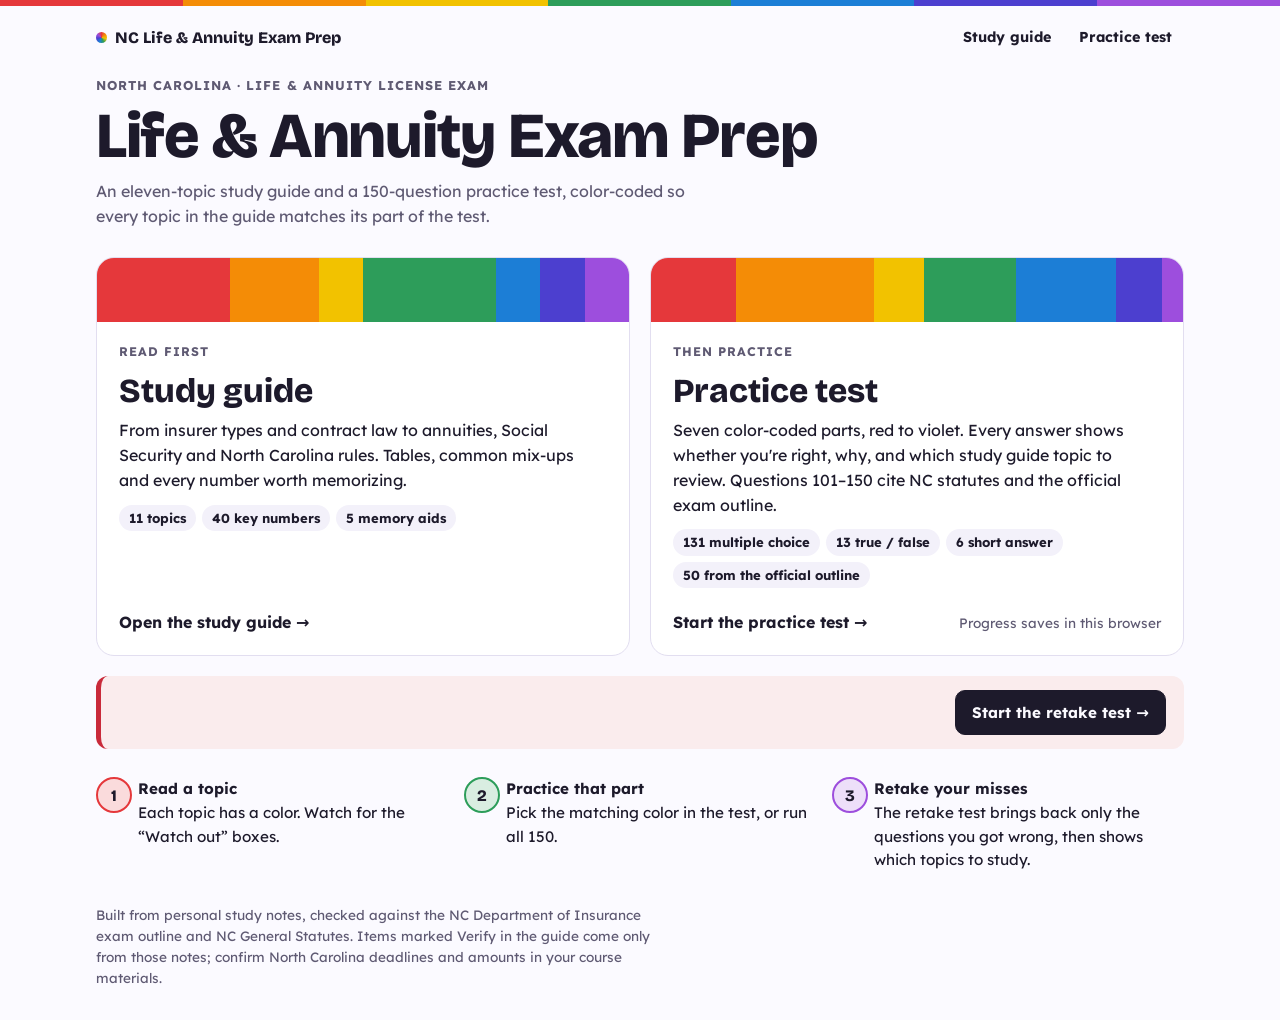
<file: index.html>
<!doctype html>
<html lang="en">
<head>
<meta charset="utf-8">
<meta name="viewport" content="width=device-width, initial-scale=1, viewport-fit=cover">
<title>NC Life &amp; Annuity Exam Prep</title>
<meta name="description" content="Study guide and 100-question practice test for the North Carolina Life & Annuity license exam.">
<link rel="preconnect" href="https://fonts.googleapis.com">
<link rel="preconnect" href="https://fonts.gstatic.com" crossorigin>
<link rel="stylesheet" href="https://fonts.googleapis.com/css2?family=Lexend:wght@400;600;700&family=Bricolage+Grotesque:opsz,wght@12..96,600;12..96,800&display=swap">
<link rel="stylesheet" href="styles.css">
<style>
/* Home layout: masthead, then two large tiles side by side (stacked on phones), then a short how-to row. */
.home-title { font-size: clamp(2.3rem, 6vw, 4rem); }
.tiles {
  display: grid;
  grid-template-columns: repeat(2, minmax(0, 1fr));
  gap: 20px;
  padding-block: 28px 20px;
}
@media (max-width: 760px) { .tiles { grid-template-columns: minmax(0, 1fr); } }
.tile {
  display: grid;
  grid-template-rows: auto 1fr auto;
  min-width: 0;
  overflow: hidden;
  border: 1px solid var(--line);
  border-radius: 18px;
  background: var(--surface);
  color: var(--fg);
  text-decoration: none;
  transition: transform 0.15s ease, box-shadow 0.15s ease, border-color 0.15s ease;
}
.tile:hover { transform: translateY(-2px); border-color: var(--fg); box-shadow: 0 10px 28px -16px color-mix(in srgb, var(--fg) 45%, transparent); }
.tile:focus-visible { outline-offset: 4px; }
.bands { display: flex; height: 64px; }
.bands span { flex: var(--w, 1) 1 0; background: var(--c); }
.tile-body { padding: 20px 22px 8px; }
.tile-kicker {
  margin: 0 0 4px;
  font-size: 0.78rem;
  font-weight: 700;
  letter-spacing: 0.08em;
  text-transform: uppercase;
  color: var(--muted);
}
.tile h2 { margin: 0 0 8px; font: 800 clamp(1.6rem, 3vw, 2.1rem)/1.1 var(--display); }
.tile p { margin: 0 0 12px; max-width: 46ch; }
.facts { display: flex; flex-wrap: wrap; gap: 6px; margin: 0; padding: 0; list-style: none; }
.facts li {
  padding: 3px 10px;
  border-radius: 999px;
  background: var(--surface-2);
  font-size: 0.82rem;
  font-weight: 700;
  font-variant-numeric: tabular-nums;
}
.tile-foot {
  display: flex;
  flex-wrap: wrap;
  align-items: center;
  justify-content: space-between;
  gap: 8px 12px;
  padding: 14px 22px 20px;
}
.go { font-weight: 700; }
.progress-note { font-size: 0.85rem; color: var(--muted); font-variant-numeric: tabular-nums; }

.how {
  display: grid;
  grid-template-columns: repeat(3, minmax(0, 1fr));
  gap: 16px;
  margin: 0 0 32px;
  padding: 0;
  list-style: none;
  counter-reset: step;
}
@media (max-width: 760px) { .how { grid-template-columns: minmax(0, 1fr); } }
.how li {
  counter-increment: step;
  display: grid;
  grid-template-columns: 2rem minmax(0, 1fr);
  gap: 10px;
  align-items: start;
  font-size: 0.95rem;
}
.how li::before {
  content: counter(step);
  width: 2rem;
  height: 2rem;
  display: grid;
  place-items: center;
  border: 2px solid var(--c);
  border-radius: 50%;
  background: color-mix(in srgb, var(--c) 18%, var(--surface));
  font: 800 1rem var(--display);
}
.how strong { display: block; }

.retake-banner {
  display: flex;
  flex-wrap: wrap;
  align-items: center;
  justify-content: space-between;
  gap: 10px 16px;
  margin: 0 0 28px;
  padding: 14px 18px;
  border-left: 5px solid var(--bad);
  border-radius: 12px;
  background: color-mix(in srgb, var(--bad) 9%, var(--surface));
}
.retake-banner p { margin: 0; }
.retake-banner strong { display: block; font: 800 1.1rem var(--display); }
</style>
</head>
<body>
<div class="rainbow-rule" aria-hidden="true"></div>
<nav class="wrap topnav" aria-label="Site">
  <a class="brand" href="./" aria-current="page"><span class="dot rainbow" aria-hidden="true"></span>NC Life &amp; Annuity Exam Prep</a>
  <div class="navlinks">
    <a href="study-guide.html">Study guide</a>
    <a href="practice-test.html">Practice test</a>
  </div>
</nav>

<header class="masthead">
  <div class="wrap">
    <p class="eyebrow">North Carolina · Life &amp; Annuity license exam</p>
    <h1 class="home-title">Life &amp; Annuity Exam Prep</h1>
    <p class="lede">An eleven-topic study guide and a 150-question practice test, color-coded so every topic in the guide matches its part of the test.</p>
  </div>
</header>

<main class="wrap">
  <div class="tiles">
    <a class="tile" href="study-guide.html">
      <div class="bands" aria-hidden="true">
        <span style="--c:var(--red);--w:3"></span>
        <span style="--c:var(--orange);--w:2"></span>
        <span style="--c:var(--yellow);--w:1"></span>
        <span style="--c:var(--green);--w:3"></span>
        <span style="--c:var(--blue);--w:1"></span>
        <span style="--c:var(--indigo);--w:1"></span>
        <span style="--c:var(--violet);--w:1"></span>
      </div>
      <div class="tile-body">
        <p class="tile-kicker">Read first</p>
        <h2>Study guide</h2>
        <p>From insurer types and contract law to annuities, Social Security and North Carolina rules. Tables, common mix-ups and every number worth memorizing.</p>
        <ul class="facts">
          <li>11 topics</li>
          <li>40 key numbers</li>
          <li>5 memory aids</li>
        </ul>
      </div>
      <div class="tile-foot">
        <span class="go">Open the study guide →</span>
      </div>
    </a>

    <a class="tile" href="practice-test.html">
      <div class="bands" aria-hidden="true">
        <span style="--c:var(--red);--w:24"></span>
        <span style="--c:var(--orange);--w:39"></span>
        <span style="--c:var(--yellow);--w:14"></span>
        <span style="--c:var(--green);--w:26"></span>
        <span style="--c:var(--blue);--w:28"></span>
        <span style="--c:var(--indigo);--w:13"></span>
        <span style="--c:var(--violet);--w:6"></span>
      </div>
      <div class="tile-body">
        <p class="tile-kicker">Then practice</p>
        <h2>Practice test</h2>
        <p>Seven color-coded parts, red to violet. Every answer shows whether you're right, why, and which study guide topic to review. Questions 101–150 cite NC statutes and the official exam outline.</p>
        <ul class="facts">
          <li>131 multiple choice</li>
          <li>13 true / false</li>
          <li>6 short answer</li>
          <li>50 from the official outline</li>
        </ul>
      </div>
      <div class="tile-foot">
        <span class="go">Start the practice test →</span>
        <span class="progress-note" id="progress">Progress saves in this browser</span>
      </div>
    </a>
  </div>

  <div class="retake-banner" id="retake-banner" hidden>
    <p><strong id="retake-title"></strong><span id="retake-text"></span></p>
    <a class="btn primary" id="retake-link" href="practice-test.html#retake">Start the retake test →</a>
  </div>

  <ol class="how">
    <li style="--c:var(--red)"><span><strong>Read a topic</strong>Each topic has a color. Watch for the “Watch out” boxes.</span></li>
    <li style="--c:var(--green)"><span><strong>Practice that part</strong>Pick the matching color in the test, or run all 150.</span></li>
    <li style="--c:var(--violet)"><span><strong>Retake your misses</strong>The retake test brings back only the questions you got wrong, then shows which topics to study.</span></li>
  </ol>
</main>

<footer class="wrap foot">
  <p>Built from personal study notes, checked against the NC Department of Insurance exam outline and NC General Statutes. Items marked Verify in the guide come only from those notes; confirm North Carolina deadlines and amounts in your course materials.</p>
</footer>

<script>
try {
  const s = JSON.parse(localStorage.getItem("ncla-quiz-v1") || "null");
  const answers = s && s.answers ? Object.values(s.answers) : [];
  if (answers.length) {
    const right = answers.filter(a => a.correct).length;
    document.getElementById("progress").textContent = `${answers.length} of 150 answered · ${right} right`;
  }
  // Point to the retake test when there are missed questions or a retake in progress
  const missed = answers.filter(a => !a.correct).length;
  const r = s && s.retake && Array.isArray(s.retake.ids) ? s.retake : null;
  const done = r && r.answers ? Object.keys(r.answers).length : 0;
  const inProgress = r && !r.finished && done < r.ids.length;
  if (missed || inProgress) {
    document.getElementById("retake-title").textContent = inProgress
      ? `Your retake test is ${done} of ${r.ids.length} done`
      : `You've missed ${missed} question${missed === 1 ? "" : "s"}`;
    document.getElementById("retake-text").textContent = "Retake just those, then see which study guide topics need more work.";
    if (inProgress) document.getElementById("retake-link").textContent = "Resume the retake →";
    document.getElementById("retake-banner").hidden = false;
  }
} catch (e) { /* storage unavailable */ }
</script>
</body>
</html>
</file>
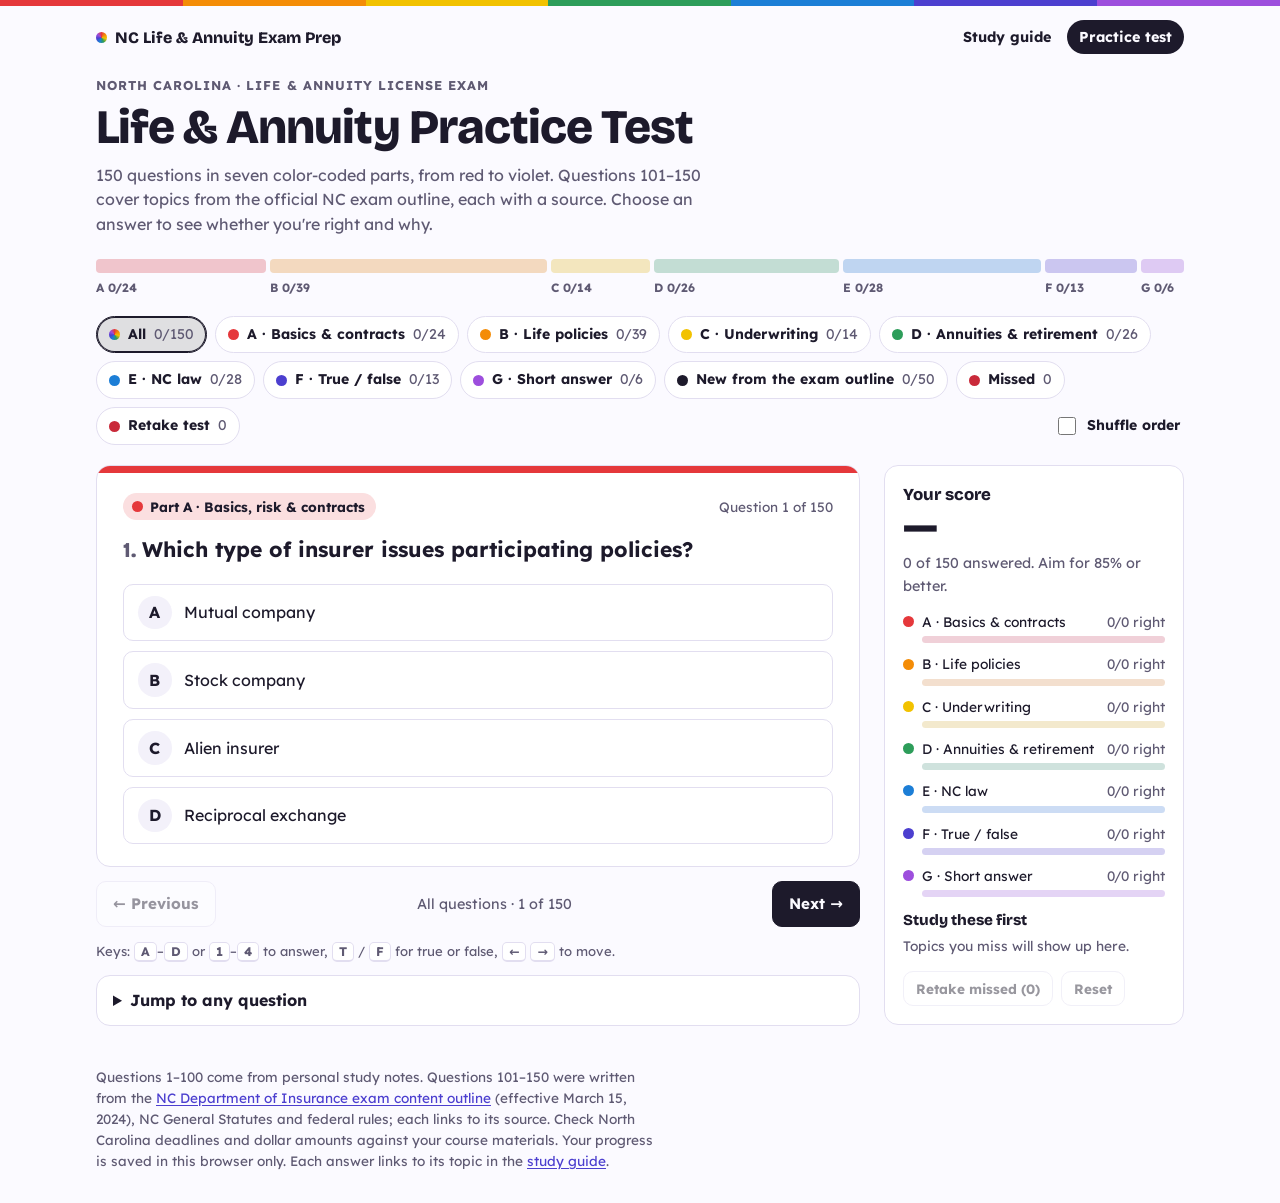
<file: practice-test.html>
<!doctype html>
<html lang="en">
<head>
<meta charset="utf-8">
<meta name="viewport" content="width=device-width, initial-scale=1, viewport-fit=cover">
<title>NC Life &amp; Annuity Practice Test</title>
<meta name="description" content="100 practice questions for the North Carolina Life & Annuity license exam, in seven color-coded parts.">
<link rel="preconnect" href="https://fonts.googleapis.com">
<link rel="preconnect" href="https://fonts.gstatic.com" crossorigin>
<link rel="stylesheet" href="https://fonts.googleapis.com/css2?family=Lexend:wght@400;600;700&family=Bricolage+Grotesque:opsz,wght@12..96,600;12..96,800&display=swap">
<link rel="stylesheet" href="styles.css">
<style>
/* Practice test layout: a full-width rainbow progress band (one stripe per part),
   part chips, then the question card with a score panel beside it (stacks on phones). */
.spectrum-wrap { margin-top: 22px; }
.spectrum { display: flex; gap: 4px; height: 14px; }
.seg {
  position: relative;
  min-width: 0;
  border-radius: 4px;
  overflow: hidden;
  background: color-mix(in srgb, var(--c) 24%, var(--surface-2));
}
.seg > span { position: absolute; inset: 0 auto 0 0; background: var(--c); transition: width 0.3s ease; }
.spectrum-legend {
  display: flex;
  gap: 4px;
  margin-top: 6px;
  font-size: 0.75rem;
  font-weight: 700;
  color: var(--muted);
  font-variant-numeric: tabular-nums;
}
.spectrum-legend > span { min-width: 0; overflow: hidden; white-space: nowrap; text-overflow: ellipsis; }
@media (max-width: 600px) { .lg-n { display: none; } }

/* Layout */
.layout {
  display: grid;
  grid-template-columns: minmax(0, 1fr) 300px;
  gap: 20px 24px;
  padding-block: 18px 40px;
}
.parts { grid-column: 1 / -1; display: flex; flex-wrap: wrap; align-items: center; gap: 8px; }
#chips { display: contents; }
@media (max-width: 860px) {
  .layout { grid-template-columns: minmax(0, 1fr); }
}

/* Part chips */
.chip {
  display: inline-flex;
  align-items: center;
  gap: 8px;
  padding: 7px 12px;
  border: 1px solid var(--line);
  border-radius: 999px;
  background: var(--surface);
  font-weight: 700;
  font-size: 0.88rem;
  cursor: pointer;
  transition: background 0.15s, border-color 0.15s;
}
.chip:hover { border-color: var(--c, var(--fg)); }
.chip[aria-pressed="true"] {
  border-color: var(--c, var(--fg));
  background: color-mix(in srgb, var(--c, var(--fg)) 14%, var(--surface));
  box-shadow: inset 0 0 0 1px var(--c, var(--fg));
}
.count { font-weight: 400; color: var(--muted); font-variant-numeric: tabular-nums; }
.toggle {
  display: inline-flex;
  align-items: center;
  gap: 8px;
  margin-left: auto;
  padding: 7px 4px;
  font-size: 0.88rem;
  font-weight: 700;
  cursor: pointer;
}
.toggle input { width: 18px; height: 18px; accent-color: var(--indigo); }

/* Question card */
.stage { min-width: 0; display: grid; gap: 14px; align-content: start; }
.card {
  background: var(--surface);
  border: 1px solid var(--line);
  border-radius: 14px;
  overflow: hidden;
}
.card::before { content: ""; display: block; height: 7px; background: var(--c); }
.card-body { padding: 20px clamp(16px, 3vw, 26px) 22px; }
.meta {
  display: flex;
  flex-wrap: wrap;
  align-items: center;
  justify-content: space-between;
  gap: 8px 12px;
  font-size: 0.85rem;
  color: var(--muted);
}
.tags { display: inline-flex; flex-wrap: wrap; gap: 6px; }
.new-tag {
  padding: 3px 10px;
  border: 1px solid var(--line);
  border-radius: 999px;
  background: var(--surface-2);
  color: var(--fg);
  font-weight: 700;
}
.links { display: inline-flex; flex-wrap: wrap; gap: 4px 14px; }
.part-tag {
  display: inline-flex;
  align-items: center;
  gap: 7px;
  padding: 3px 11px 3px 9px;
  border-radius: 999px;
  background: color-mix(in srgb, var(--c) 16%, var(--surface));
  color: var(--fg);
  font-weight: 700;
}
.where { font-variant-numeric: tabular-nums; }
.qtext {
  margin: 14px 0 18px;
  font: 700 clamp(1.1rem, 2.3vw, 1.32rem)/1.45 var(--body);
  text-wrap: pretty;
}
.qnum { font-family: var(--display); font-weight: 800; color: var(--muted); margin-right: 6px; }
.options { list-style: none; margin: 0; padding: 0; display: grid; gap: 10px; }
.opt {
  width: 100%;
  display: grid;
  grid-template-columns: 2.1rem minmax(0, 1fr) auto;
  align-items: center;
  gap: 12px;
  padding: 11px 14px;
  border: 1.5px solid var(--line);
  border-radius: 10px;
  background: var(--surface);
  text-align: left;
  line-height: 1.4;
  cursor: pointer;
  transition: border-color 0.15s, background 0.15s;
}
.opt:hover:not(:disabled) { border-color: var(--c); background: color-mix(in srgb, var(--c) 8%, var(--surface)); }
.opt:disabled { cursor: default; }
.key {
  width: 2.1rem;
  height: 2.1rem;
  display: grid;
  place-items: center;
  border-radius: 50%;
  background: var(--surface-2);
  font-weight: 700;
}
.mark { font-size: 0.8rem; font-weight: 700; white-space: nowrap; }
.opt.is-correct { border-color: var(--ok); background: color-mix(in srgb, var(--ok) 12%, var(--surface)); }
.opt.is-correct .key { background: var(--ok); color: var(--surface); }
.opt.is-correct .mark { color: var(--ok); }
.opt.is-wrong { border-color: var(--bad); background: color-mix(in srgb, var(--bad) 10%, var(--surface)); }
.opt.is-wrong .key { background: var(--bad); color: var(--surface); }
.opt.is-wrong .mark { color: var(--bad); }
.opt.is-dim { opacity: 0.55; }
@media (max-width: 480px) {
  .opt { grid-template-columns: 2.1rem minmax(0, 1fr); }
  .mark { grid-column: 2; }
}

.feedback {
  margin-top: 16px;
  padding: 14px 16px;
  border-left: 5px solid var(--ok);
  border-radius: 8px;
  background: color-mix(in srgb, var(--ok) 10%, var(--surface));
}
.feedback.bad { border-left-color: var(--bad); background: color-mix(in srgb, var(--bad) 9%, var(--surface)); }
.feedback.neutral { border-left-color: var(--c); background: color-mix(in srgb, var(--c) 10%, var(--surface)); }
.fb-title { margin: 0 0 4px; font-weight: 700; }
.fb-why { margin: 0; }
.fb-foot {
  display: flex;
  flex-wrap: wrap;
  align-items: center;
  justify-content: space-between;
  gap: 8px 12px;
  margin-top: 10px;
  font-size: 0.85rem;
  color: var(--muted);
}

.sa-label { display: block; margin-bottom: 6px; font-size: 0.9rem; font-weight: 700; }
textarea {
  width: 100%;
  min-height: 96px;
  padding: 10px 12px;
  border: 1.5px solid var(--line);
  border-radius: 10px;
  background: var(--surface);
  color: var(--fg);
  font: 1rem/1.5 var(--body);
  resize: vertical;
}
.row { display: flex; flex-wrap: wrap; gap: 10px; margin-top: 12px; }

.nav-row { display: flex; flex-wrap: wrap; align-items: center; justify-content: space-between; gap: 8px 12px; }
.nav-row .btn { white-space: nowrap; }
.nav-pos { color: var(--muted); font-size: 0.9rem; font-variant-numeric: tabular-nums; text-align: center; }
@media (max-width: 520px) { .nav-pos { order: 3; flex-basis: 100%; } }
.hint { margin: 0; font-size: 0.82rem; color: var(--muted); }

details.jump { background: var(--surface); border: 1px solid var(--line); border-radius: 14px; padding: 12px 16px; }
details.jump summary { cursor: pointer; font-weight: 700; }
.qgrid { display: grid; grid-template-columns: repeat(auto-fill, minmax(38px, 1fr)); gap: 6px; margin-top: 12px; }
.qcell {
  height: 34px;
  border: 2px solid var(--c);
  border-radius: 7px;
  background: var(--surface);
  font-size: 0.8rem;
  font-weight: 700;
  font-variant-numeric: tabular-nums;
  cursor: pointer;
}
.qcell.ok { background: color-mix(in srgb, var(--ok) 26%, var(--surface)); }
.qcell.bad { background: color-mix(in srgb, var(--bad) 26%, var(--surface)); text-decoration: line-through; }
.qcell.current { box-shadow: 0 0 0 2px var(--surface), 0 0 0 4px var(--fg); }

/* Score panel */
.score {
  align-self: start;
  position: sticky;
  top: 16px;
  display: grid;
  gap: 14px;
  padding: 18px;
  background: var(--surface);
  border: 1px solid var(--line);
  border-radius: 14px;
}
@media (max-width: 860px) { .score { position: static; } }
.score h2 { margin: 0; font: 800 1.05rem var(--display); }
.big { font: 800 2.7rem/1 var(--display); font-variant-numeric: tabular-nums; }
.sub { margin: 4px 0 0; color: var(--muted); font-size: 0.9rem; font-variant-numeric: tabular-nums; }
.prows { display: grid; gap: 10px; }
.prow {
  display: grid;
  grid-template-columns: 11px minmax(0, 1fr) auto;
  align-items: center;
  gap: 4px 8px;
  font-size: 0.86rem;
}
.prow .pname { min-width: 0; overflow: hidden; text-overflow: ellipsis; white-space: nowrap; }
.prow .pnum { color: var(--muted); font-variant-numeric: tabular-nums; }
.pbar {
  grid-column: 2 / -1;
  display: flex;
  height: 7px;
  border-radius: 4px;
  overflow: hidden;
  background: color-mix(in srgb, var(--c) 18%, var(--surface-2));
}
.pbar .right { background: var(--c); }
.pbar .wrong { background: color-mix(in srgb, var(--c) 45%, var(--surface-2)); }
.score-actions { display: flex; flex-wrap: wrap; gap: 8px; }
.confirm { margin: 0; font-size: 0.88rem; }

/* Retake test */
.retake-tag {
  padding: 3px 10px;
  border-radius: 999px;
  background: var(--fg);
  color: var(--bg);
  font-weight: 700;
  font-variant-numeric: tabular-nums;
}
.retake-box {
  display: grid;
  gap: 2px;
  padding: 10px 12px;
  border-left: 4px solid var(--bad);
  border-radius: 8px;
  background: color-mix(in srgb, var(--bad) 8%, var(--surface));
  font-size: 0.88rem;
  font-variant-numeric: tabular-nums;
}
.study-first h3 { margin: 0 0 6px; font: 800 0.95rem var(--display); }
.study-first ol { margin: 0; padding: 0; list-style: none; display: grid; gap: 6px; font-size: 0.86rem; }
.study-first li { display: flex; justify-content: space-between; align-items: baseline; gap: 8px; }
.study-first a { min-width: 0; }
.study-first .pnum { flex: none; white-space: nowrap; }
.study-first .empty-note { margin: 0; font-size: 0.86rem; color: var(--muted); }

.results { padding: 22px clamp(16px, 3vw, 26px) 24px; display: grid; gap: 14px; }
.results .eyebrow { margin-bottom: 4px; }
.res-score { display: flex; flex-wrap: wrap; align-items: baseline; gap: 4px 14px; }
.res-pct { font-weight: 700; font-variant-numeric: tabular-nums; }
.res-sub { margin: 6px 0 0; color: var(--muted); max-width: 60ch; }
.res-h { margin: 8px 0 0; font: 800 1.1rem var(--display); }
.focus-list, .miss-list { list-style: none; margin: 0; padding: 0; display: grid; gap: 8px; }
.focus-list li {
  display: grid;
  grid-template-columns: 2.2rem minmax(0, 1fr) auto;
  align-items: center;
  gap: 12px;
  padding: 10px 12px;
  border: 1px solid var(--line);
  border-radius: 10px;
  background: var(--surface);
}
.focus-count {
  width: 2.2rem;
  height: 2.2rem;
  display: grid;
  place-items: center;
  border-radius: 50%;
  background: color-mix(in srgb, var(--bad) 15%, var(--surface));
  color: var(--bad);
  font-weight: 700;
  font-variant-numeric: tabular-nums;
}
.focus-name { display: grid; min-width: 0; }
.focus-qs { font-size: 0.85rem; color: var(--muted); font-variant-numeric: tabular-nums; }
@media (max-width: 520px) {
  .focus-list li { grid-template-columns: 2.2rem minmax(0, 1fr); }
  .focus-list .btn { grid-column: 2; justify-self: start; }
}
.miss-list li {
  padding: 12px 14px;
  border-left: 4px solid var(--c);
  border-radius: 8px;
  background: color-mix(in srgb, var(--c) 7%, var(--surface));
}
.miss-list p { margin: 0; max-width: 72ch; }
.miss-meta { font-size: 0.8rem; color: var(--muted); }
.miss-q { margin: 4px 0 6px !important; font-weight: 700; }
.miss-a strong { color: var(--ok); }
.miss-y { font-size: 0.9rem; color: var(--muted); }
.miss-why { margin-top: 4px !important; font-size: 0.9rem; }
.linklike {
  padding: 0;
  border: 0;
  background: none;
  color: var(--link);
  font-size: inherit;
  text-decoration: underline;
  text-underline-offset: 2px;
  cursor: pointer;
}

.empty { padding: 28px 24px; text-align: center; }
.empty h2 { margin: 0 0 6px; font: 800 1.3rem var(--display); }
.empty p { margin: 0; color: var(--muted); }
</style>
</head>
<body>
<div class="rainbow-rule" aria-hidden="true"></div>
<nav class="wrap topnav" aria-label="Site">
  <a class="brand" href="./"><span class="dot rainbow" aria-hidden="true"></span>NC Life &amp; Annuity Exam Prep</a>
  <div class="navlinks">
    <a href="study-guide.html">Study guide</a>
    <a href="practice-test.html" aria-current="page">Practice test</a>
  </div>
</nav>
<header class="masthead">
  <div class="wrap">
    <p class="eyebrow">North Carolina · Life &amp; Annuity license exam</p>
    <h1>Life &amp; Annuity Practice Test</h1>
    <p class="lede">150 questions in seven color-coded parts, from red to violet. Questions 101–150 cover topics from the official NC exam outline, each with a source. Choose an answer to see whether you're right and why.</p>
    <div class="spectrum-wrap">
      <div class="spectrum" id="spectrum" role="img" aria-label="Progress by part"></div>
      <div class="spectrum-legend" id="legend"></div>
    </div>
  </div>
</header>

<main class="wrap layout">
  <div class="parts" aria-label="Choose which questions to practice">
    <div id="chips"></div>
    <label class="toggle" for="shuffle"><input type="checkbox" id="shuffle"> Shuffle order</label>
  </div>

  <section class="stage" aria-live="polite">
    <article class="card" id="card"></article>
    <div class="nav-row">
      <button class="btn" type="button" id="prev">← Previous</button>
      <span class="nav-pos" id="navpos"></span>
      <button class="btn primary" type="button" id="next">Next →</button>
    </div>
    <p class="hint">Keys: <kbd>A</kbd>–<kbd>D</kbd> or <kbd>1</kbd>–<kbd>4</kbd> to answer, <kbd>T</kbd> / <kbd>F</kbd> for true or false, <kbd>←</kbd> <kbd>→</kbd> to move.</p>
    <details class="jump" id="jump">
      <summary>Jump to any question</summary>
      <div class="qgrid" id="qgrid"></div>
    </details>
  </section>

  <aside class="score" id="score" aria-label="Your score"></aside>
</main>

<footer class="wrap foot">
  <p>Questions 1–100 come from personal study notes. Questions 101–150 were written from the <a href="https://www.ncdoi.gov/documents/company-licensing/nc-insurance-licensing-examination-candidate-guide/open">NC Department of Insurance exam content outline</a> (effective March 15, 2024), NC General Statutes and federal rules; each links to its source. Check North Carolina deadlines and dollar amounts against your course materials. Your progress is saved in this browser only. Each answer links to its topic in the <a href="study-guide.html">study guide</a>.</p>
</footer>

<script>
const PARTS = {
  A: { name: "Basics, risk & contracts", short: "Basics & contracts", color: "var(--red)" },
  B: { name: "Life policies & riders", short: "Life policies", color: "var(--orange)" },
  C: { name: "Underwriting & delivery", short: "Underwriting", color: "var(--yellow)" },
  D: { name: "Annuities, retirement & Social Security", short: "Annuities & retirement", color: "var(--green)" },
  E: { name: "North Carolina law & ethics", short: "NC law", color: "var(--blue)" },
  F: { name: "True or false", short: "True / false", color: "var(--indigo)" },
  G: { name: "Short answer", short: "Short answer", color: "var(--violet)" }
};

const TOPICS = {
  1: "Insurers and how they are organized",
  2: "Risk, loss and hazards",
  3: "Contracts, agency and negligence",
  4: "Life insurance policies",
  5: "Riders, provisions and options",
  6: "Underwriting and delivery",
  7: "Annuities",
  8: "Business uses and retirement plans",
  9: "Social Security",
  10: "North Carolina law and ethics",
  11: "Extra topics from the NC exam outline"
};

// Sources for questions checked against the official outline, NC statutes and federal rules
const NCGS = s => `https://www.ncleg.gov/EnactedLegislation/Statutes/HTML/BySection/Chapter_58/GS_${s}.html`;
const NCART = a => `https://www.ncleg.gov/EnactedLegislation/Statutes/HTML/ByArticle/Chapter_58/Article_${a}.html`;
const SRC = {
  outline: { label: "NC Life exam content outline (NCDOI, eff. March 15, 2024)", url: "https://www.ncdoi.gov/documents/company-licensing/nc-insurance-licensing-examination-candidate-guide/open" },
  contract: { label: "G.S. 58-1-10", url: NCGS("58-1-10") },
  provisions: { label: "G.S. 58-58-22", url: NCGS("58-58-22") },
  reporting: { label: "G.S. 58-2-69", url: NCGS("58-2-69") },
  licensing: { label: "G.S. Chapter 58, Article 33", url: NCART("33") },
  unauthorized: { label: "G.S. 58-33-95", url: NCGS("58-33-95") },
  solicitation: { label: "G.S. Chapter 58, Article 60", url: NCART("60") },
  loans: { label: "G.S. 58-61-10", url: NCART("61") },
  guaranty: { label: "G.S. 58-62-21", url: NCGS("58-62-21") },
  privacy: { label: "G.S. Chapter 58, Article 39", url: NCART("39") },
  ce: { label: "NCDOI continuing education page", url: "https://www.ncdoi.gov/licensees/agent-and-adjuster-licensing/continuing-education-agents-and-adjusters" },
  irc72: { label: "26 U.S.C. § 72", url: "https://www.law.cornell.edu/uscode/text/26/72" },
  irc1035: { label: "26 U.S.C. § 1035", url: "https://www.law.cornell.edu/uscode/text/26/1035" },
  irs: { label: "IRS: life insurance proceeds", url: "https://www.irs.gov/faqs/interest-dividends-other-types-of-income/life-insurance-disability-insurance-proceeds" },
  finra: { label: "FINRA Series 6", url: "https://www.finra.org/registration-exams-ce/qualification-exams/series6" }
};

const QS = [];
function mc(part, q, opts, ans, why, topic, src) {
  QS.push({ id: QS.length + 1, part, type: "mc", q, opts, ans: "ABCD".indexOf(ans), why, topic, src });
}
function tf(q, ans, why, topic, src) {
  QS.push({ id: QS.length + 1, part: "F", type: "tf", q, opts: ["True", "False"], ans: ans ? 0 : 1, why, topic, src });
}
function sa(q, model, topic, src) {
  QS.push({ id: QS.length + 1, part: "G", type: "sa", q, model, topic, src });
}

// Part A: Insurance basics, risk and contracts
mc("A", "Which type of insurer issues participating policies?", ["Mutual company", "Stock company", "Alien insurer", "Reciprocal exchange"], "A", "Mutual companies are owned by policyholders and issue participating policies.", 1);
mc("A", "An insurer incorporated in Ohio that sells policies in North Carolina is, in NC, a(n):", ["Domestic insurer", "Alien insurer", "Nonadmitted insurer", "Foreign insurer"], "D", "Foreign means incorporated in another US state. Domestic is this state; alien is outside the US.", 1);
mc("A", "Under a reinsurance agreement, which company stays responsible to the policyowner?", ["The reinsurer", "The state guaranty association", "The ceding insurer", "The assuming insurer"], "C", "The ceding (original) insurer stays responsible to the client.", 1);
mc("A", "Reinsurance that applies automatically to a broad class of risks is:", ["Treaty", "Facultative", "Surplus lines", "Retention"], "A", "Treaty is broad and automatic; facultative is case by case.", 1);
mc("A", "Who is NOT licensed to sell insurance but introduces clients to a producer?", ["Broker", "Agent", "Field underwriter", "Solicitor"], "D", "Solicitors can't sell; they refer clients to a producer.", 1);
mc("A", "The McCarran-Ferguson Act of 1945 established that:", ["The federal government regulates insurance", "Agents need a federal license", "States regulate the business of insurance", "All insurers must be mutual companies"], "C", "McCarran-Ferguson left insurance regulation to the states.", 1);
mc("A", "Which of these is an insurable risk?", ["Buying stock", "A home burning down", "Betting on a game", "Opening a new business"], "B", "Only pure risk (chance of loss, no gain) is insurable. The others are speculative.", 2);
mc("A", "A policyholder stops locking their car because “insurance will cover it.” This is:", ["Moral hazard", "Physical hazard", "Speculative risk", "Morale hazard"], "D", "Morale hazard is carelessness because you're insured. Moral hazard is intentional dishonesty.", 2);
mc("A", "Frayed electrical wiring in a building is a:", ["Physical hazard", "Moral hazard", "Morale hazard", "Peril"], "A", "A physical hazard is a tangible condition you can see or measure.", 2);
mc("A", "Buying an insurance policy is which risk management method?", ["Avoidance", "Transfer", "Retention", "Reduction"], "B", "Insurance transfers risk to another party by contract.", 2);
mc("A", "Choosing a higher deductible to lower the premium is an example of risk:", ["Sharing", "Avoidance", "Retention", "Transfer"], "C", "A deductible is risk you deliberately keep.", 2);
mc("A", "According to the law of large numbers:", ["As the number of insureds increases, the number of losses decreases", "Losses can be eliminated with enough insureds", "Every insured pays the same premium", "The larger the group of similar exposure units, the more predictable losses become"], "D", "The law of large numbers improves predictability. The first choice is the classic false statement.", 2);
mc("A", "Adverse selection refers to:", ["Higher-risk people being more likely to seek insurance", "An insurer rejecting an applicant", "Spreading risk among many people", "An agent choosing which insurer to use"], "A", "Higher-risk people seek coverage more, so claims run higher than expected. Underwriting guards against it.", 2);
mc("A", "Which is an exception to the principle of indemnity?", ["Actual cash value property coverage", "Life insurance", "Liability coverage", "Medical expense reimbursement"], "B", "Life insurance pays a stated amount, not a measured loss.", 2);
mc("A", "Which is NOT one of the four elements of a legal contract?", ["Warranty", "Consideration", "Competent parties", "Legal purpose"], "A", "The elements are CLOC: Competent parties, Legal purpose, Offer and acceptance, Consideration.", 3);
mc("A", "A contract in which one party may receive much more than it paid in is:", ["Unilateral", "Conditional", "Aleatory", "Adhesive"], "C", "Aleatory means an unequal exchange of value.", 3);
mc("A", "The insurer writes the policy, the insured must take it as written, and unclear wording is read in the insured's favor. This describes a contract of:", ["Indemnity", "Adhesion", "Utmost good faith", "Bilateral agreement"], "B", "That's a contract of adhesion: take it or leave it, with ambiguities favoring the insured.", 3);
mc("A", "Statements on an application that the applicant believes to be true are:", ["Warranties", "Concealments", "Estoppels", "Representations"], "D", "Representations are believed true; warranties are guaranteed true.", 3);
mc("A", "An agent forgets to submit a client's application. This is:", ["Simple negligence", "Gross negligence", "Willful and wanton negligence", "Fraud"], "A", "A one-time failure to act reasonably is simple negligence.", 3);
mc("A", "Authority that the public reasonably believes an agent has, based on the insurer's actions, is:", ["Express", "Implied", "Fiduciary", "Apparent"], "D", "Apparent authority comes from the public's reasonable belief. Express is written; implied is needed to do the express duties.", 3);

// Part B: Life policies, riders and provisions
mc("B", "Which policy gives pure, temporary protection at the lowest premium for a set period?", ["Whole life", "Universal life", "Level term", "Limited-pay life"], "C", "Level term is temporary, pure protection at the lowest premium.", 4);
mc("B", "Credit life insurance is usually written as:", ["Decreasing term", "Level term", "Whole life", "Variable life"], "A", "Credit life is decreasing term that shrinks with the debt.", 4);
mc("B", "A term policy is converted to whole life, and the new premium is based on the insured's age at conversion. This is:", ["Original age", "Issue age", "Attained age", "Age 65"], "C", "Attained age is the insured's age at conversion, so the premium is higher.", 4);
mc("B", "Compared with straight whole life, a 20-pay life policy:", ["Has lower annual premiums", "Builds cash value faster", "Expires after 20 years", "Has no cash value"], "B", "Premiums are packed into 20 years, so cash value builds faster. The premiums are higher.", 4);
mc("B", "A policy funded so fast that it fails the IRS 7-pay test becomes a:", ["Modified endowment contract (MEC)", "Variable life policy", "Industrial policy", "Survivorship policy"], "A", "Failing the 7-pay test makes it a MEC. Loans and withdrawals become taxable.", 4);
mc("B", "In universal life, the pure insurance protection above the cash value is called the:", ["Loading", "Reserve", "Surrender charge", "Corridor"], "D", "The corridor is the pure protection above the cash value.", 4);
mc("B", "Which policy's cash value and death benefit rise and fall with separate-account investments?", ["Indexed universal life", "Variable life", "Adjustable life", "Limited-pay life"], "B", "Variable life follows its separate-account (equity) investments, and the owner bears the risk.", 4);
mc("B", "A survivorship (joint and survivor) policy pays the death benefit:", ["At the first death", "At each death", "At the second death", "When both insureds reach age 100"], "C", "Survivorship, or second-to-die, pays at the last death.", 4);
mc("B", "A policyowner transfers all ownership rights to another person. This is:", ["Collateral assignment", "Irrevocable beneficiary designation", "Viatical settlement", "Absolute assignment"], "D", "An absolute assignment transfers full ownership and control.", 5);
mc("B", "A terminally ill insured expected to live 1–2 years wants part of the death benefit now. Which rider allows this?", ["Accelerated benefits", "Accidental death benefit", "Waiver of premium", "Payor benefit"], "A", "Accelerated benefits pay part of the death benefit early for a terminal illness.", 5);
mc("B", "The payor benefit rider is most often attached to a:", ["Group term policy", "Credit life policy", "Juvenile policy", "Annuity"], "C", "The payor rider goes on juvenile policies and waives premiums if the payor dies or is disabled.", 5);
mc("B", "Under the automatic premium loan provision, an unpaid premium is:", ["Waived permanently", "Paid by the agent", "Deducted only from the death benefit", "Borrowed from the cash value at the end of the grace period"], "D", "The automatic premium loan borrows the premium from cash value when the grace period ends.", 5);
mc("B", "Which is NOT a dividend option?", ["Paid-up additions", "Extended term", "One-year term", "Reduction of premium"], "B", "Extended term is a nonforfeiture option. Dividend options are CRAPO: Cash, Reduction of premium, Accumulate at interest, Paid-up additions, One-year term.", 5);
mc("B", "A policyowner stops paying premiums, and the cash value buys term coverage for the full face amount for as long as it lasts. This nonforfeiture option is:", ["Extended term", "Reduced paid-up", "Cash surrender", "Automatic premium loan"], "A", "Extended term keeps the full face amount for a shorter time. Reduced paid-up keeps coverage for life at a smaller amount.", 5);
mc("B", "After a life policy has been in force for 2 years, the insurer generally can't void it for misstatements on the application. This is the:", ["Entire contract provision", "Suicide clause", "Incontestability clause", "Reinstatement provision"], "C", "The incontestability clause applies after 2 years.", 5);
mc("B", "An insured dies by suicide 14 months after the policy was issued. The insurer will:", ["Pay the full face amount", "Refund the premiums paid", "Pay nothing at all", "Pay half the face amount"], "B", "Suicide within 2 years of issue means premiums are refunded, with no death benefit.", 5);
mc("B", "Under the entire contract provision, the contract consists of:", ["The policy only", "The application only", "The policy plus the agent's notes", "The policy, the application and any endorsements"], "D", "The policy, the application and the endorsements make up the entire contract.", 5);
mc("B", "The insured and the primary beneficiary die in the same accident and no one can tell who died first. With no common disaster clause, the Uniform Simultaneous Death Act pays the proceeds:", ["As if the insured survived, so to the contingent beneficiary or the insured's estate", "As if the beneficiary survived", "Split between both estates", "To the state"], "A", "The act presumes the insured outlived the beneficiary.", 5);
mc("B", "Which is NOT a factor in calculating a life insurance premium?", ["Mortality", "Morbidity", "Interest", "Expense"], "B", "Life premiums use mortality, interest and expense. Morbidity (illness rates) is for health insurance.", 4);
mc("B", "Gross premium equals:", ["Mortality minus interest", "Net premium minus dividends", "Net premium plus loading for expenses", "Cash value plus interest"], "C", "Gross premium = net premium + loading. Net single premium = mortality − interest.", 4);
mc("B", "Life insurance death proceeds paid in a lump sum to a beneficiary are generally:", ["Fully taxable as income", "Taxed as a capital gain", "Taxable only above $255", "Free of income tax"], "D", "Lump-sum death proceeds are income-tax free. Interest earned on proceeds held by the insurer is taxable.", 5);
mc("B", "A revocable beneficiary can be changed by the policyowner:", ["At any time", "Only with the beneficiary's consent", "Only on the policy anniversary", "Never"], "A", "A revocable beneficiary can be changed at any time. An irrevocable one must consent.", 5);
mc("B", "Level premiums are possible for whole life because:", ["The insurer guarantees dividends", "Early-year premiums exceed the cost of protection, building a reserve", "Premiums increase each year", "Cash value is paid out each year"], "B", "Overpaying in the early years builds the reserve that keeps later premiums level.", 4);
mc("B", "A client wants lifetime coverage but wants to finish paying premiums before retirement. The best fit is:", ["Decreasing term", "Renewable term", "Limited-pay life", "Credit life"], "C", "Limited-pay life gives lifetime coverage with a shorter payment period.", 4);
mc("B", "Investors buy a policy on a stranger's life (STOLI). Which contract element does this violate?", ["Consideration", "Offer and acceptance", "Competent parties", "Legal purpose (insurable interest)"], "D", "Without insurable interest, the contract has no legal purpose.", 3);

// Part C: Underwriting and delivery
mc("C", "The agent who starts the underwriting process is called the:", ["Field underwriter", "Actuary", "Claims adjuster", "Service representative"], "A", "The agent is the field underwriter.", 6);
mc("C", "A report on the applicant from their own doctor is a(n):", ["MIB report", "Inspection report", "Attending physician statement (APS)", "Buyer's guide"], "C", "An APS comes from the applicant's own doctor. The MIB shares medical data among insurers.", 6);
mc("C", "An applicant pays the first premium and receives a conditional receipt. Coverage begins:", ["When the policy is delivered", "On the application date (or exam date), if the applicant qualifies as applied for", "Immediately, no matter what underwriting finds", "When the agent signs the application"], "B", "Conditional receipt coverage dates back only if the applicant qualifies as applied for.", 6);
mc("C", "Which receipt gives immediate coverage until the insurer accepts or rejects the application?", ["Conditional receipt", "Premium receipt", "Policy summary", "Binding receipt"], "D", "A binding receipt gives immediate temporary coverage. It's used sparingly in life insurance.", 6);
mc("C", "No premium was paid with the application. Coverage begins:", ["On the application date", "When underwriting approves", "When the policy is delivered and the first premium is collected", "On the date of the medical exam"], "C", "No premium means no coverage until delivery and payment in full.", 6);
mc("C", "For life insurance, insurable interest must exist:", ["At the time of application", "At the time of death", "At both application and death", "Only when a claim is filed"], "A", "For life insurance, insurable interest is needed at application only.", 6);
mc("C", "Under the Fair Credit Reporting Act, an applicant must be:", ["Given a copy of their MIB file automatically", "Told that a consumer report on their background may be requested", "Allowed to choose the underwriter", "Refunded any premium paid"], "B", "The FCRA requires notice that a consumer report may be requested.", 1);
mc("C", "An applicant who is a better-than-average risk is classified as:", ["Standard", "Substandard", "Preferred", "Rated"], "C", "Preferred is better than average; standard is average; substandard (rated) is worse.", 6);
mc("C", "The minimum free-look period for an individual life policy is:", ["10 days", "3 days", "31 days", "60 days"], "A", "The minimum free look is 10 days after delivery, with a full refund.", 6);
mc("C", "Unless a question says otherwise, you should assume:", ["The insured and the owner are different people", "The beneficiary is the applicant", "The agent pays the premium", "The owner, applicant, payor and insured are the same person"], "D", "On the exam, the owner, applicant, payor and insured are the same person unless stated.", 6);

// Part D: Annuities, retirement, business uses and Social Security
mc("D", "Annuities protect against the risk of:", ["Dying too soon", "Disability", "Living too long", "Liability claims"], "C", "Annuities cover the risk of outliving your money.", 7);
mc("D", "During the accumulation phase of an annuity, who holds the contract rights?", ["The contract owner", "The annuitant", "The beneficiary", "The insurer"], "A", "The contract owner holds the rights during accumulation. The annuitant receives the payout.", 7);
mc("D", "A single premium immediate annuity (SPIA) begins payments within:", ["30 days", "6 months", "5 years", "12 months"], "D", "A SPIA starts paying within 12 months.", 7);
mc("D", "An annuity whose interest is linked to a stock market index, but which is not a variable product, is a(n):", ["Variable annuity", "Equity-indexed annuity", "Market value adjusted annuity", "Flexible premium deferred annuity"], "B", "Equity-indexed annuities are fixed products with interest tied to an index.", 7);
mc("D", "Qualified retirement plans are funded with:", ["Pre-tax dollars", "After-tax dollars", "Employer money only", "Life insurance cash value only"], "A", "Qualified plans use pre-tax dollars. Non-qualified annuities use after-tax dollars.", 7);
mc("D", "A 403(b) tax-sheltered annuity is available to employees of:", ["Any for-profit corporation", "Sole proprietorships", "Public schools and 501(c)(3) nonprofits", "Federal agencies only"], "C", "403(b) plans are for public schools and 501(c)(3) nonprofits.", 8);
mc("D", "A Keogh (HR-10) plan is for:", ["Nonprofit employees", "Large corporations", "Government workers", "Self-employed people, who must include eligible employees"], "D", "Keogh plans are for the self-employed and must include eligible employees.", 8);
mc("D", "Under ERISA, an employee is always 100% vested in:", ["Their own contributions", "Employer contributions", "Profit-sharing contributions", "Nothing until 5 years of service"], "A", "Your own contributions are always 100% vested. Employer money follows a vesting schedule.", 8);
mc("D", "On an indirect rollover from a qualified profit-sharing plan, the plan must withhold:", ["10%", "25%", "20%", "Nothing"], "C", "20% is withheld for income tax on an indirect rollover.", 8);
mc("D", "A person 73 or older who fails to take a required minimum distribution owes an IRS excise tax of:", ["10%", "25%", "20%", "50%"], "B", "The penalty for a missed RMD is 25%.", 8);
mc("D", "A self-employed person pays FICA tax of:", ["6.2%", "7.65%", "12.4%", "15.3%"], "D", "The self-employed pay both halves: 7.65% + 7.65% = 15.3%.", 9);
mc("D", "Fully insured status for Social Security requires:", ["40 credits (about 10 years of work)", "6 credits", "20 credits", "6 credits in the last 13 quarters"], "A", "Fully insured takes 40 credits. Six credits in the last 13 quarters is currently insured.", 9);
mc("D", "The Social Security blackout period:", ["Ends when the youngest child turns 18", "Begins when the youngest child turns 16 and ends when the surviving spouse turns 60", "Is the 5-month disability waiting period", "Begins when the surviving spouse turns 60"], "B", "The blackout runs from the youngest child's 16th birthday to the surviving spouse's 60th.", 9);
mc("D", "The waiting period for Social Security disability benefits is:", ["30 days", "90 days", "12 months", "5 months"], "D", "Social Security disability has a 5-month waiting period.", 9);
mc("D", "In key person life insurance, the owner and beneficiary is:", ["The key employee", "The key employee's family", "The business", "The insurer"], "C", "The business owns the policy, pays for it and is the beneficiary. The key employee is the insured.", 8);
mc("D", "An employee leaving a group life plan can convert to individual whole life without proof of insurability within:", ["31 days", "10 days", "6 months", "1 year"], "A", "Group conversion is within 31 days, at attained age, with no medical exam.", 8);

// Part E: North Carolina law and ethics
mc("E", "An agent offers a prospect a $50 gift card, not stated in the policy, to buy the policy. This is:", ["Twisting", "Rebating", "Defamation", "Commingling"], "B", "Offering anything of value not in the policy to induce a sale is rebating.", 10);
mc("E", "An agent misrepresents a client's current policy to get them to drop it and buy a new one. This is:", ["Rebating", "Controlled business", "Twisting", "Fair replacement"], "C", "Misrepresenting to replace a policy is twisting.", 10);
mc("E", "An agent deposits client premiums in their personal checking account. This is:", ["Rebating", "Defamation", "Sliding", "Commingling"], "D", "Mixing premiums with personal funds is commingling.", 10);
mc("E", "In NC, a licensee who unknowingly represents an unauthorized insurer commits a:", ["Class 1 misdemeanor", "Class H felony", "Civil infraction only", "No offense"], "A", "Unknowingly representing an unauthorized insurer is a Class 1 misdemeanor.", 10, SRC.unauthorized);
mc("E", "In NC, a licensee who knowingly represents an unauthorized insurer commits a:", ["Class 1 misdemeanor", "Class H felony", "Civil infraction only", "No offense"], "B", "If the licensee knew or should have known the insurer was unauthorized, it's a Class H felony.", 10, SRC.unauthorized);
mc("E", "An NC licensee must report a criminal conviction to the Commissioner within:", ["5 business days", "30 days", "10 days", "60 days"], "C", "Within 10 days after the conviction. A new home or email address is due within 10 business days.", 10, SRC.reporting);
mc("E", "An insurer that terminates an agent's appointment must notify the Commissioner within:", ["10 days", "15 days", "60 days", "30 days"], "D", "The insurer tells the Commissioner within 30 days, then the agent within 15 days after that.", 10);
mc("E", "The maximum fixed interest rate on life policy loans under NC law is:", ["8%", "6%", "10%", "12%"], "A", "The NC maximum fixed policy loan rate is 8%.", 10);
mc("E", "The notice regarding replacement must be given to the applicant:", ["At policy delivery", "Within 30 days of issue", "At the time of application", "Only if the applicant asks"], "C", "The replacement notice is given at the time of application.", 10);
mc("E", "A vacancy in the office of NC Commissioner of Insurance is filled by:", ["The General Assembly", "Appointment by the Governor", "The NAIC", "A special election"], "B", "The Governor fills a vacancy by appointment.", 10);
mc("E", "A nonresident agent selling in NC needs a resident agent to countersign documents:", ["Always", "Only for group policies", "Only for variable products", "Never"], "D", "NC never requires a resident countersignature for nonresident agents.", 10);
mc("E", "An insurer must file a new agent's appointment within how long after receiving the agent's first application?", ["5 days", "10 days", "15 days", "30 days"], "C", "The appointment is filed within 15 days of the first application.", 10);
mc("E", "Paying policy dividends on a participating policy is:", ["Rebating", "Twisting", "Not rebating", "An illegal inducement"], "C", "Policy dividends are not rebates.", 10);
mc("E", "Which is permitted (fair) discrimination?", ["Charging smokers more than nonsmokers", "Charging more based on race", "Charging different rates to people in the same risk class", "Declining an applicant because of marital status"], "A", "Smoking is a legitimate, risk-based underwriting factor.", 10);

// Part F: True or false
tf("Speculative risks are insurable.", false, "Only pure risks are insurable.", 2);
tf("Every accident is an occurrence, but not every occurrence is an accident.", true, "An occurrence includes gradual events; an accident is sudden.", 2);
tf("Insurance contracts are bilateral.", false, "Insurance contracts are unilateral: only the insurer makes an enforceable promise.", 3);
tf("For life insurance, insurable interest must exist at the time of the insured's death.", false, "It must exist at the time of application.", 6);
tf("Death proceeds are income-tax free, but interest earned on proceeds held by the insurer is taxable.", true, "Interest on retained proceeds is taxable.", 5);
tf("The Medicare portion of FICA has a wage cap.", false, "Social Security has the wage cap; Medicare doesn't.", 9);
tf("Morbidity is one of the factors used to price life insurance.", false, "Life premiums use mortality, interest and expense.", 4);
tf("Dividends on a participating policy are guaranteed.", false, "Dividends are declared by the insurer and never guaranteed.", 1);
tf("A domestic insurer is one incorporated in this state.", true, "Domestic means incorporated in this state.", 1);
tf("As the number of insureds increases, the number of losses decreases.", false, "Losses become more predictable, not fewer.", 2);

// Part G: Short answer
sa("Name the five dividend options.", "CRAPO: Cash, Reduction of premium, Accumulate at interest, Paid-up additions, One-year term.", 5);
sa("Name the four elements of a legal contract.", "CLOC: Competent parties, Legal purpose, Offer and acceptance, Consideration.", 3);
sa("Explain the difference between a conditional receipt and a binding receipt.", "A conditional receipt dates coverage back to the application (or exam) only if the applicant qualifies as applied for. A binding receipt gives immediate coverage until the insurer decides, and is used sparingly in life insurance.", 6);
sa("Tom is 80% vested in $10,000 of employer contributions when he leaves his job. How much of the employer money does he keep, and how much does he forfeit?", "He keeps $8,000 and forfeits $2,000. His own contributions are always 100% his.", 8);
sa("Explain the difference between moral and morale hazard, with one example of each.", "Moral hazard is intentional dishonesty, such as arson or faking a claim. Morale hazard is carelessness because you're insured, such as leaving the car unlocked.", 2);

// Questions 101–150: topics from the official NC Life exam outline that the notes didn't cover.
// They are numbered after 100 so saved progress and links to questions 1–100 stay the same.
// Part A
mc("A", "Under NC law, a contract of insurance is an agreement in which the insurer is bound to pay money or do something of value for the insured as:", ["A gift to the insured's estate", "An investment return on premiums", "An indemnity or reimbursement for loss or injury to something the other party has an interest in", "A loan secured by the policy"], "C", "That's the definition in G.S. 58-1-10.", 11, SRC.contract);
mc("A", "A proposed insured asks a healthier friend to take the medical exam in their place. This is:", ["Adverse selection", "Impersonation", "Twisting", "Rebating"], "B", "Someone posing as the applicant is impersonation, a form of fraud that lets the insurer void the contract.", 11, SRC.outline);
mc("A", "An applicant deliberately doesn't mention a heart condition the insurer would need to know about. This is:", ["Concealment", "Estoppel", "Waiver", "A warranty"], "A", "Concealment is withholding a material fact. It can let the insurer void the policy.", 11, SRC.outline);
mc("A", "Which group gives an insurer the most reliable prediction of losses?", ["10 similar homes", "One very expensive home", "10,000 homes of every age, size and type mixed together", "10,000 similar homes"], "D", "The law of large numbers works best with many exposure units that are similar (homogeneous).", 2, SRC.outline);
// Part B
mc("B", "A universal life policy that pays the face amount plus the cash value uses which death benefit option?", ["Option A (level)", "Option B (increasing)", "Return of premium option", "Corridor option"], "B", "Option A pays a level face amount that includes the cash value. Option B pays the face amount plus the cash value, so the benefit grows.", 11, SRC.outline);
mc("B", "In universal life, the premium the insurer suggests paying to keep the policy in force as planned is the:", ["Target premium", "Gross premium", "Minimum deposit", "Loading"], "A", "The target premium is the recommended amount; paying less can shrink the cash value or lapse the policy.", 11, SRC.outline);
mc("B", "Universal life is called “unbundled” because:", ["It has no cash value", "It can't have riders", "It pays dividends separately from premiums", "Its mortality charges, expense charges and interest credits are shown separately"], "D", "The policy shows each part of the cost and the interest credited separately, so the owner can see where the money goes.", 11, SRC.outline);
mc("B", "An endowment policy pays the face amount:", ["Only if the insured dies before age 65", "When the insured dies or when the policy matures, whichever comes first", "Only when the insured reaches age 100", "In monthly installments for life"], "B", "An endowment pays at death during the term or, if the insured is still alive, at the maturity date.", 11, SRC.outline);
mc("B", "A whole life policy with a lower premium for the first few years, then a higher level premium for life, is a:", ["Modified premium policy", "Single premium policy", "Limited-pay policy", "Decreasing term policy"], "A", "Modified premium whole life starts low, then steps up once to a level premium. Graded premium rises gradually each year before leveling.", 11, SRC.outline);
mc("B", "A juvenile policy whose face amount increases automatically at a set age, such as 21, with no increase in premium and no proof of insurability, is a:", ["Payor benefit policy", "Family maintenance policy", "Guaranteed insurability rider", "Jumping juvenile policy"], "D", "A jumping juvenile policy steps the face amount up, often fivefold, at a set age.", 11, SRC.outline);
mc("B", "The insured dies during the grace period with a premium still unpaid. The insurer:", ["Pays the death benefit minus the overdue premium", "Pays nothing", "Pays only the cash value", "Refunds premiums paid"], "A", "Coverage continues during the grace period; the unpaid premium is deducted from the death benefit.", 11, SRC.provisions);
mc("B", "The insured understated their age on the application. At death, the insurer will:", ["Deny the claim", "Pay the full face amount", "Adjust the benefit to what the premiums paid would have bought at the correct age", "Refund all premiums"], "C", "The misstatement of age provision requires an equitable adjustment of benefits or premiums.", 11, SRC.provisions);
mc("B", "A war exclusion that denies the death benefit only when death is caused by war is the:", ["Status type", "Aviation type", "Suicide type", "Results type"], "D", "Results type excludes deaths caused by war. Status type excludes any death while in military service, whatever the cause.", 11, SRC.outline);
mc("B", "A policyowner pledges their life policy as security for a bank loan. The lender is repaid first from the proceeds and the rest goes to the beneficiary. This is:", ["Absolute assignment", "Collateral assignment", "Irrevocable beneficiary designation", "Viatical settlement"], "B", "A collateral assignment is partial and temporary. An absolute assignment transfers ownership completely.", 11, SRC.outline);
mc("B", "Which rider lets the insured buy more coverage at set ages or events, like marriage or a birth, without proving insurability?", ["Guaranteed insurability", "Waiver of premium", "Cost of living", "Accelerated benefits"], "A", "The guaranteed insurability rider (or option) allows future purchases without new evidence of insurability.", 11, SRC.outline);
mc("B", "Which settlement option pays the beneficiary a set dollar amount each period until the proceeds and interest run out?", ["Interest only", "Fixed period", "Fixed amount", "Life income"], "C", "Fixed amount sets the payment size. Fixed period sets the length of time. Interest only keeps the principal with the insurer; life income pays for life.", 11, SRC.outline);
mc("B", "A whole life policy lapses with cash value, and the owner never chose a nonforfeiture option. The option that usually applies automatically is:", ["Cash surrender", "Reduced paid-up", "Extended term", "Automatic premium loan"], "C", "Extended term is the usual automatic option when no election is made.", 11, SRC.outline);
mc("B", "An insurer may delay paying a cash surrender value, or a loan not used to pay premiums, for up to:", ["30 days", "60 days", "6 months", "1 year"], "C", "Policies let the insurer defer these payments for up to 6 months.", 11, SRC.outline);
// Part C
mc("C", "The premium wasn't paid with the application. When delivering the policy, the agent should collect the premium and:", ["A signed statement of continued good health", "A new medical exam", "A binding receipt", "A copy of the buyer's tax return"], "A", "On a nonprepaid policy, the agent collects the first premium and a statement that the insured's health hasn't changed.", 11, SRC.outline);
mc("C", "An insurer issues a policy with a higher premium than the applicant applied for. Legally, this is:", ["Acceptance of the applicant's offer", "A counteroffer the applicant must accept for coverage to begin", "A binding receipt", "A rescission"], "B", "A policy issued other than as applied for is a counteroffer. The applicant accepts it, usually by signing and paying, at delivery.", 11, SRC.outline);
mc("C", "An applicant submits a completed application with the first premium. Who has made the offer?", ["The agent", "The insurer", "The applicant", "The underwriter"], "C", "The application plus the premium is the applicant's offer. The insurer accepts by issuing the policy as applied for.", 11, SRC.outline);
mc("C", "An applicant gives a wrong answer on a paper application. The agent should:", ["Erase it and write in the correct answer", "Leave it and tell the underwriter by phone", "Cross it out, write the correct answer and have the applicant initial the change", "Ignore it if it seems minor"], "C", "Corrections are made openly and initialed by the applicant, never erased or whited out.", 11, SRC.outline);
// Part D
mc("D", "Which annuity payout option gives the highest monthly income for one person but stops at death with nothing left for a beneficiary?", ["Life with period certain", "Straight (pure) life", "Cash refund", "Joint and survivor"], "B", "Straight life pays the most per month because nothing is guaranteed after the annuitant dies.", 11, SRC.outline);
mc("D", "An annuitant chose life income with a 10-year period certain and dies after 4 years. The beneficiary receives:", ["Nothing", "A lump sum of the premium paid", "Payments for the remaining 6 years", "Payments for 10 more years"], "C", "The period certain guarantees payments for at least 10 years in total.", 11, SRC.outline);
mc("D", "A cash refund annuity guarantees that:", ["Payments never decrease", "The buyer can cancel within 15 days", "Payments rise with inflation", "At least the amount paid in will be paid out, with any balance going to a beneficiary in a lump sum"], "D", "If the annuitant dies before receiving what they paid in, the difference goes to the beneficiary. An installment refund pays it out in installments instead.", 11, SRC.outline);
mc("D", "A married couple wants income that continues as long as either spouse is alive. They should choose a:", ["Straight life annuity", "Period certain annuity", "Joint and survivor annuity", "Cash refund annuity"], "C", "A joint and survivor annuity keeps paying until the second death.", 11, SRC.outline);
mc("D", "A 52-year-old takes $10,000 of earnings out of a deferred annuity. On top of income tax, federal law adds a penalty of:", ["5%", "10%", "20%", "Nothing"], "B", "The additional tax is 10% before age 59½, unless an exception applies, such as death, disability or substantially equal periodic payments.", 11, SRC.irc72);
mc("D", "Withdrawals from a non-qualified deferred annuity before annuitization are taxed:", ["As capital gains", "Principal first, tax-free until the basis is used up", "Not at all", "Earnings first, as ordinary income"], "D", "Earnings come out first and are taxed as ordinary income. MECs are taxed the same way.", 11, SRC.irc72);
mc("D", "Which exchange can be done tax-free under IRC Section 1035?", ["Life insurance to an annuity", "Annuity to life insurance", "Life insurance to a mutual fund", "Annuity to a certificate of deposit"], "A", "Life can go to life, endowment or annuity, and annuity can go to annuity. An annuity can't go to life insurance tax-free.", 11, SRC.irc1035);
mc("D", "In a buy-sell agreement, each business owner buys a policy on each of the other owners. This is a:", ["Entity (stock redemption) plan", "Key person plan", "Cross-purchase plan", "Split-dollar plan"], "C", "In a cross-purchase plan the owners insure each other. In an entity plan the business owns a policy on each owner.", 11, SRC.outline);
mc("D", "A small business wants to fund retirement through contributions the employer makes to each employee's own IRA, with very simple paperwork. Which plan fits?", ["SEP (Simplified Employee Pension)", "Keogh", "403(b)", "Defined benefit pension"], "A", "A SEP puts employer contributions into employees' IRAs with little administration.", 11, SRC.outline);
mc("D", "To sell variable annuities or variable life insurance, a producer needs a life license and:", ["An adjuster license", "A property and casualty license", "A CPA license", "FINRA securities registration, such as the Series 6"], "D", "Variable products are securities, so the seller must also hold a FINRA registration like the Series 6.", 11, SRC.finra);
// Part E
mc("E", "Under NC law, the grace period for paying a life insurance premium (other than the first) is:", ["10 days", "30 days", "31 days", "60 days"], "C", "NC requires a 31-day grace period, and the policy stays in force during it.", 11, SRC.provisions);
mc("E", "The NC Life and Health Insurance Guaranty Association covers life insurance benefits, including cash values, up to:", ["$300,000 per life", "$100,000 per life", "$250,000 per life", "$1,000,000 per life"], "A", "The limit is $300,000 for all life benefits, including cash values, for any one life.", 11, SRC.guaranty);
mc("E", "In NC, when must a life insurance applicant receive the Buyer's Guide and Policy Summary?", ["Only if they ask", "Before the insurer accepts the initial premium, or with the policy if it has at least a 10-day unconditional refund", "Within 30 days after the policy is issued", "At the first policy anniversary"], "B", "That's the rule in G.S. 58-60-15. Failing to deliver them counts as misrepresentation.", 11, SRC.solicitation);
mc("E", "An annuity buyer didn't get the disclosure document and buyer's guide at or before application. NC gives them a free-look period of at least:", ["10 days", "20 days", "30 days", "15 days"], "D", "G.S. 58-60-135 requires at least 15 days. For non-face-to-face sales, the documents must be sent within 5 business days of the application.", 11, SRC.solicitation);
mc("E", "How long does an NC licensee have to report a new home or email address to the Commissioner?", ["10 business days", "30 days", "60 days", "At the next license renewal"], "A", "Address changes are due within 10 business days. A criminal conviction must be reported within 10 days.", 11, SRC.reporting);
mc("E", "If a life policy uses an adjustable loan interest rate, NC law requires the insurer to set the rate:", ["Every day", "At least once every 12 months, but not more than once every 3 months", "Only when the policy is issued", "Every 5 years"], "B", "G.S. 58-61-10 sets that schedule. A fixed loan rate can't exceed 8%.", 11, SRC.loans);
mc("E", "The minimum age for a resident producer license in NC is:", ["21", "16", "25", "18"], "D", "An applicant must be at least 18.", 11, SRC.licensing);
mc("E", "The NC Commissioner may issue a temporary producer license, without an exam, for up to:", ["180 days", "90 days", "1 year", "2 years"], "A", "Temporary licenses last up to 180 days, for example after a producer dies or is called to military service.", 11, SRC.licensing);
mc("E", "An agent sold a policy for an insurer not authorized in NC, and the insurer fails to pay a claim. The agent is:", ["Not responsible", "Responsible only if convicted of a crime", "Strictly liable for the unpaid claim", "Liable for half the claim"], "C", "The agent is strictly liable for losses or unpaid claims, whether or not there's a criminal case.", 11, SRC.unauthorized);
mc("E", "Under NC's privacy law, a signed authorization to collect information for a life insurance application is valid for no more than:", ["1 year", "2 years", "30 months", "5 years"], "C", "For life, health and disability applications the limit is 30 months; for property and casualty it's 1 year.", 11, SRC.privacy);
mc("E", "After an adverse underwriting decision, the applicant asks in writing for the reasons. The insurer must give the specific reasons within:", ["21 business days", "10 days", "60 days", "90 business days"], "A", "The applicant has 90 business days to ask; the insurer then has 21 business days to answer.", 11, SRC.privacy);
mc("E", "Under NC law, an agent using a pretext interview to get information about an applicant is:", ["Allowed if the applicant is told afterward", "Required for policies over $1 million", "Prohibited, except in limited claim fraud investigations", "Allowed for any underwriting purpose"], "C", "Pretext interviews are banned except in narrow claim investigations where fraud or criminal activity is suspected.", 11, SRC.privacy);
mc("E", "Before a sales presentation, an NC life agent must tell the prospect:", ["Their commission amount", "Their home address", "The insurer's financial rating", "That they are a life insurance agent and which insurer they represent"], "D", "G.S. 58-60-20 requires this disclosure up front.", 11, SRC.solicitation);
mc("E", "An NC producer misses the continuing education compliance date. How long do they have to finish the hours, with a $75 reinstatement fee, before the license goes inactive?", ["30 days", "4 months", "1 year", "There is no grace period"], "B", "There's a 4-month window. Producers need up to 24 credit hours every 2 years.", 11, SRC.ce);
// Part F
tf("In NC, the policy summary must be titled “Statement of Policy Cost and Benefit Information.”", true, "G.S. 58-60-10 requires that title in at least 10-point bold capitals.", 11, SRC.solicitation);
tf("An annuity can be exchanged tax-free for a life insurance policy under IRC Section 1035.", false, "Annuity to annuity is allowed. Annuity to life insurance is not.", 11, SRC.irc1035);
tf("Nonresident producers licensed in NC must meet NC's continuing education requirements.", false, "Nonresident producers have no NC CE requirement; they must stay in good standing in their home state.", 11, SRC.ce);
// Part G
sa("Besides taking a lump sum, name the four common settlement options for life insurance proceeds.", "Interest only, fixed period, fixed amount, and life income (single or joint).", 11, SRC.outline);

const KEY = "ncla-quiz-v1";
const LETTERS = ["A", "B", "C", "D"];
// retake: { ids, answers, round } for the current retake test of missed questions, or null
const st = { answers: {}, filter: "all", list: [], pos: 0, shuffle: false, retake: null };
const revealed = new Set();
let confirming = false;

function load() {
  try {
    const s = JSON.parse(localStorage.getItem(KEY) || "null");
    if (s && typeof s === "object") {
      if (s.answers && typeof s.answers === "object") st.answers = s.answers;
      if (typeof s.filter === "string") st.filter = s.filter;
      if (Array.isArray(s.list)) st.list = s.list.filter(id => QS[id - 1]);
      if (Number.isInteger(s.pos)) st.pos = s.pos;
      st.shuffle = !!s.shuffle;
      if (s.retake && Array.isArray(s.retake.ids)) {
        st.retake = {
          ids: s.retake.ids.filter(id => QS[id - 1]),
          answers: s.retake.answers && typeof s.retake.answers === "object" ? s.retake.answers : {},
          round: Number.isInteger(s.retake.round) ? s.retake.round : 1,
          finished: !!s.retake.finished
        };
      }
    }
  } catch (e) { /* storage unavailable: start fresh */ }
  if (st.filter === "retake") {
    if (st.retake) st.list = st.retake.ids.slice(); else st.filter = "all";
  }
  if (!st.list.length && st.filter !== "missed" && st.filter !== "retake") st.list = listFor(st.filter);
  if (st.pos < 0 || st.pos > lastPos()) st.pos = 0;
}
function save() {
  try { localStorage.setItem(KEY, JSON.stringify(st)); } catch (e) { /* ignore */ }
}

function h(tag, attrs, ...kids) {
  const el = document.createElement(tag);
  if (attrs) {
    for (const [k, v] of Object.entries(attrs)) {
      if (v == null || v === false) continue;
      if (k === "class") el.className = v;
      else if (k === "style") el.style.cssText = v;
      else if (k === "text") el.textContent = v;
      else if (k.startsWith("on")) el.addEventListener(k.slice(2), v);
      else el.setAttribute(k, v === true ? "" : v);
    }
  }
  for (const kid of kids.flat()) {
    if (kid == null || kid === false) continue;
    el.append(kid.nodeType ? kid : document.createTextNode(String(kid)));
  }
  return el;
}
const $ = sel => document.querySelector(sel);
const topicLink = t => h("a", { href: `study-guide.html#topic-${t}` }, `Review topic ${t}: ${TOPICS[t]}`);
const sourceLink = s => s ? h("span", null, "Source: ", h("a", { href: s.url, target: "_blank", rel: "noopener" }, s.label)) : null;

function missedIds() {
  return QS.filter(q => st.answers[q.id] && !st.answers[q.id].correct).map(q => q.id);
}
function shuffled(ids) {
  ids = ids.slice();
  for (let i = ids.length - 1; i > 0; i--) {
    const j = Math.floor(Math.random() * (i + 1));
    [ids[i], ids[j]] = [ids[j], ids[i]];
  }
  return ids;
}
function listFor(filter) {
  let ids;
  if (filter === "all") ids = QS.map(q => q.id);
  else if (filter === "missed") ids = missedIds();
  else if (filter === "new") ids = QS.filter(q => q.id > 100).map(q => q.id);
  else ids = QS.filter(q => q.part === filter).map(q => q.id);
  return st.shuffle ? shuffled(ids) : ids;
}

// Retake test: a fresh run through the missed questions. Answers given here also update the
// main record, so a question answered right drops off the missed list. Leaving part way keeps
// the main record as it was for any question not yet retaken.
function inRetake() { return st.filter === "retake" && !!st.retake; }
function ansFor(id) { return inRetake() ? st.retake.answers[id] : st.answers[id]; }
// A retake is finished once its results have been shown, even if some questions were skipped.
function retakeInProgress() { return !!st.retake && !st.retake.finished && st.retake.ids.some(id => !st.retake.answers[id]); }
// In a retake, the position just past the last question shows the results.
function lastPos() { return st.filter === "retake" ? st.list.length : st.list.length - 1; }
function startRetake(ids) {
  ids = ids || missedIds();
  if (!ids.length) { st.filter = "missed"; st.list = []; st.pos = 0; render(); return; }
  ids = st.shuffle ? shuffled(ids) : ids.slice();
  st.retake = { ids, answers: {}, round: (st.retake ? st.retake.round : 0) + 1 };
  ids.forEach(id => revealed.delete(id));
  st.filter = "retake";
  st.list = ids.slice();
  st.pos = 0;
  render();
  const card = $("#card");
  if (card.getBoundingClientRect().top < 0) card.scrollIntoView({ block: "start" });
}
function resumeRetake() {
  st.filter = "retake";
  st.list = st.retake.ids.slice();
  const next = st.list.findIndex(id => !st.retake.answers[id]);
  st.pos = next < 0 ? st.list.length : next;
  render();
}
function openRetake() { if (retakeInProgress()) resumeRetake(); else startRetake(); }
function setFilter(f) {
  st.filter = f;
  st.list = listFor(f);
  st.pos = 0;
  render();
}
function current() { return QS[st.list[st.pos] - 1]; }
function go(delta) {
  const p = st.pos + delta;
  if (p < 0 || p > lastPos()) return;
  st.pos = p;
  render();
}
function jump(id) {
  if (!st.list.includes(id)) { st.filter = "all"; st.list = listFor("all"); }
  st.pos = st.list.indexOf(id);
  render();
}
function record(q, result) {
  if (inRetake()) st.retake.answers[q.id] = result;
  st.answers[q.id] = result;
}
function answer(i) {
  const q = current();
  if (!q || q.type === "sa" || ansFor(q.id) || i < 0 || i >= q.opts.length) return;
  record(q, { choice: i, correct: i === q.ans });
  render();
  $("#next").focus({ preventScroll: true });
}
function selfGrade(ok) {
  const q = current();
  record(q, { choice: null, correct: ok });
  render();
  $("#next").focus({ preventScroll: true });
}
function retry(id) {
  if (inRetake()) delete st.retake.answers[id]; else delete st.answers[id];
  revealed.delete(id);
  render();
}

function partStats(part) {
  const qs = QS.filter(q => q.part === part);
  let answered = 0, right = 0;
  for (const q of qs) {
    const a = st.answers[q.id];
    if (a) { answered++; if (a.correct) right++; }
  }
  return { total: qs.length, answered, right };
}

function renderSpectrum() {
  const segs = [], legend = [];
  for (const [k, p] of Object.entries(PARTS)) {
    const s = partStats(k);
    segs.push(h("div", { class: "seg", style: `--c:${p.color};flex:${s.total} 1 0`, title: `Part ${k}: ${s.answered} of ${s.total} answered` },
      h("span", { style: `width:${(s.answered / s.total) * 100}%` })));
    legend.push(h("span", { style: `flex:${s.total} 1 0` }, k, h("span", { class: "lg-n" }, ` ${s.answered}/${s.total}`)));
  }
  $("#spectrum").replaceChildren(...segs);
  const answered = Object.keys(st.answers).length;
  $("#spectrum").setAttribute("aria-label", `${answered} of ${QS.length} questions answered`);
  $("#legend").replaceChildren(...legend);
}

function chip(f, label, color, count) {
  return h("button", {
    class: "chip", type: "button", "aria-pressed": String(st.filter === f),
    style: color ? `--c:${color}` : null,
    onclick: () => setFilter(f)
  }, h("span", { class: color ? "dot" : "dot rainbow" }), label, h("span", { class: "count" }, count));
}
function renderChips() {
  const answered = Object.keys(st.answers).length;
  const kids = [chip("all", "All", null, `${answered}/${QS.length}`)];
  for (const [k, p] of Object.entries(PARTS)) {
    const s = partStats(k);
    kids.push(chip(k, `${k} · ${p.short}`, p.color, `${s.answered}/${s.total}`));
  }
  const fresh = QS.filter(q => q.id > 100);
  kids.push(chip("new", "New from the exam outline", "var(--fg)", `${fresh.filter(q => st.answers[q.id]).length}/${fresh.length}`));
  kids.push(chip("missed", "Missed", "var(--bad)", String(missedIds().length)));
  const showProgress = inRetake() || retakeInProgress();
  kids.push(h("button", {
    class: "chip", type: "button", "aria-pressed": String(st.filter === "retake"), style: "--c:var(--bad)",
    onclick: openRetake
  }, h("span", { class: "dot" }), retakeInProgress() && !inRetake() ? "Resume retake" : "Retake test",
    h("span", { class: "count" }, showProgress ? `${Object.keys(st.retake.answers).length}/${st.retake.ids.length}` : String(missedIds().length))));
  $("#chips").replaceChildren(...kids);
  $("#shuffle").checked = st.shuffle;
}

const optLabel = (q, i) => q.type === "mc" ? `${LETTERS[i]}. ${q.opts[i]}` : q.opts[i];

function missItem(q, a) {
  const answerText = q.type === "sa" ? q.model : optLabel(q, q.ans);
  const yours = !a ? "Skipped" : q.type === "sa" ? "You marked it missed" : optLabel(q, a.choice);
  return h("li", { style: `--c:${PARTS[q.part].color}` },
    h("p", { class: "miss-meta" }, `Question ${q.id} · Part ${q.part} · `, h("button", { class: "linklike", type: "button", onclick: () => jump(q.id) }, "Open question")),
    h("p", { class: "miss-q" }, q.q),
    h("p", { class: "miss-a" }, h("strong", null, "Answer: "), answerText),
    h("p", { class: "miss-y" }, `Your answer: ${yours}`),
    q.why ? h("p", { class: "miss-why" }, q.why) : null);
}

function renderResults(card) {
  const r = st.retake;
  const res = r.ids.map(id => ({ q: QS[id - 1], a: r.answers[id] }));
  const right = res.filter(x => x.a && x.a.correct).length;
  const still = res.filter(x => !x.a || !x.a.correct);
  const skipped = res.filter(x => !x.a).length;
  const pct = Math.round((right / res.length) * 100);
  // Group what's still missed by study guide topic, most-missed first
  const groups = {};
  for (const { q } of still) (groups[q.topic] = groups[q.topic] || []).push(q.id);
  const focus = Object.entries(groups).sort((x, y) => y[1].length - x[1].length || x[0] - y[0]);
  card.style.cssText = `--c:${still.length ? "var(--bad)" : "var(--ok)"}`;

  let summary;
  if (!still.length) summary = "You got every one right, so they're off your missed list.";
  else if (skipped) summary = `${still.length - skipped} still missed and ${skipped} skipped. Study the topics below, then retake them.`;
  else summary = `${still.length} still missed. Study the topics below, then retake them.`;

  const body = h("div", { class: "results" },
    h("div", null,
      h("p", { class: "eyebrow" }, `Retake round ${r.round} · results`),
      h("div", { class: "res-score" },
        h("span", { class: "big" }, `${right}/${res.length}`),
        h("span", { class: "res-pct" }, `${pct}% right`)),
      h("p", { class: "res-sub" }, summary)));

  if (still.length) {
    body.append(
      h("h3", { class: "res-h" }, "Study these topics next"),
      h("ol", { class: "focus-list" }, focus.map(([t, ids]) => h("li", null,
        h("span", { class: "focus-count", title: `${ids.length} missed` }, String(ids.length)),
        h("span", { class: "focus-name" },
          h("strong", null, `Topic ${t}: ${TOPICS[t]}`),
          h("span", { class: "focus-qs" }, `${ids.length === 1 ? "Question" : "Questions"} ${ids.join(", ")}`)),
        h("a", { class: "btn small", href: `study-guide.html#topic-${t}` }, "Study topic →")))),
      h("h3", { class: "res-h" }, "Questions to review"),
      h("ol", { class: "miss-list" }, still.map(({ q, a }) => missItem(q, a))),
      h("div", { class: "row" },
        h("button", { class: "btn primary", type: "button", onclick: () => startRetake(still.map(x => x.q.id)) }, `Retake the ${still.length} still missed`),
        h("button", { class: "btn", type: "button", onclick: () => setFilter("all") }, "Back to all questions")));
  } else {
    const more = missedIds().length;
    body.append(h("div", { class: "row" },
      h("button", { class: "btn primary", type: "button", onclick: () => setFilter("all") }, "Back to all questions"),
      more ? h("button", { class: "btn", type: "button", onclick: () => startRetake() }, `Retake the other ${more} missed`) : null));
  }
  card.replaceChildren(body);
}

function renderCard() {
  const card = $("#card");
  if (inRetake() && st.pos >= st.list.length) { renderResults(card); return; }
  const q = current();
  if (!q) {
    card.style.cssText = "--c:var(--ok)";
    card.replaceChildren(h("div", { class: "empty" },
      h("h2", null, st.filter === "missed" ? "No missed questions" : "Nothing here yet"),
      h("p", null, st.filter === "missed" ? "Every question you've answered is right. Pick a part to keep going." : "Pick a part to start.")));
    return;
  }
  const p = PARTS[q.part];
  const a = ansFor(q.id);
  card.style.cssText = `--c:${p.color}`;

  const meta = h("div", { class: "meta" },
    h("span", { class: "tags" },
      inRetake() ? h("span", { class: "retake-tag" }, `Retake ${st.pos + 1} of ${st.list.length}`) : null,
      h("span", { class: "part-tag" }, h("span", { class: "dot" }), `Part ${q.part} · ${p.name}`),
      q.id > 100 ? h("span", { class: "new-tag" }, "From the exam outline") : null),
    h("span", { class: "where" }, `Question ${q.id} of ${QS.length}`));
  const qtext = h("h2", { class: "qtext", id: "qtext" }, h("span", { class: "qnum" }, `${q.id}.`), q.q);
  const body = h("div", { class: "card-body" }, meta, qtext);

  if (q.type === "sa") {
    const shown = revealed.has(q.id) || !!a;
    body.append(
      h("label", { class: "sa-label", for: `sa-${q.id}` }, "Your answer (optional)"),
      h("textarea", { id: `sa-${q.id}`, placeholder: "Write it out, then check the model answer." }));
    if (!shown) {
      body.append(h("div", { class: "row" },
        h("button", { class: "btn primary", type: "button", onclick: () => { revealed.add(q.id); render(); } }, "Show answer")));
    } else {
      const fb = h("div", { class: a ? (a.correct ? "feedback" : "feedback bad") : "feedback neutral" },
        h("p", { class: "fb-title" }, "Model answer"),
        h("p", { class: "fb-why" }, q.model));
      if (!a) {
        fb.append(h("div", { class: "row" },
          h("button", { class: "btn small", type: "button", onclick: () => selfGrade(true) }, "I got it"),
          h("button", { class: "btn small", type: "button", onclick: () => selfGrade(false) }, "I missed it")));
      } else {
        fb.append(h("div", { class: "fb-foot" },
          h("span", { class: "links" }, h("span", null, a.correct ? "You marked this one right." : "You marked this one missed."), topicLink(q.topic), sourceLink(q.src)),
          h("button", { class: "btn small", type: "button", onclick: () => retry(q.id) }, "Try again")));
      }
      body.append(fb);
    }
    card.replaceChildren(body);
    return;
  }

  const keys = q.type === "tf" ? ["T", "F"] : LETTERS;
  const opts = h("ol", { class: "options", "aria-labelledby": "qtext" });
  q.opts.forEach((text, i) => {
    let cls = "opt", mark = null;
    if (a) {
      if (i === q.ans) { cls += " is-correct"; mark = a.correct ? "Your answer · correct" : "Correct answer"; }
      else if (i === a.choice) { cls += " is-wrong"; mark = "Your answer"; }
      else cls += " is-dim";
    }
    opts.append(h("li", null, h("button", {
      class: cls, type: "button", disabled: !!a, onclick: () => answer(i),
      "aria-label": `${keys[i]}: ${text}${mark ? ` (${mark})` : ""}`
    }, h("span", { class: "key" }, keys[i]), h("span", null, text), mark ? h("span", { class: "mark" }, mark) : null)));
  });
  body.append(opts);

  if (a) {
    const right = `${keys[q.ans]}: ${q.opts[q.ans]}`;
    body.append(h("div", { class: a.correct ? "feedback" : "feedback bad", role: "status" },
      h("p", { class: "fb-title" }, a.correct ? "Correct." : `Not quite. The answer is ${right}.`),
      h("p", { class: "fb-why" }, q.why),
      h("div", { class: "fb-foot" },
        h("span", { class: "links" }, topicLink(q.topic), sourceLink(q.src)),
        h("button", { class: "btn small", type: "button", onclick: () => retry(q.id) }, "Try again"))));
  }
  card.replaceChildren(body);
}

function renderNav() {
  const n = st.list.length;
  if (inRetake()) {
    const atResults = st.pos >= n;
    $("#prev").disabled = st.pos <= 0;
    $("#next").disabled = atResults;
    $("#next").textContent = st.pos === n - 1 ? "See results →" : "Next →";
    $("#navpos").textContent = atResults ? `Retake round ${st.retake.round} · results` : `Retake · ${st.pos + 1} of ${n}`;
    return;
  }
  $("#next").textContent = "Next →";
  $("#prev").disabled = st.pos <= 0 || !n;
  $("#next").disabled = st.pos >= n - 1 || !n;
  const label = { all: "All questions", missed: "Missed", new: "New questions" }[st.filter] || `Part ${st.filter}`;
  $("#navpos").textContent = n ? `${label} · ${st.pos + 1} of ${n}` : label;
}

function renderGrid() {
  const cur = current();
  const cells = QS.map(q => {
    const a = st.answers[q.id];
    const status = a ? (a.correct ? "right" : "missed") : "not answered";
    return h("button", {
      class: `qcell${a ? (a.correct ? " ok" : " bad") : ""}${cur && cur.id === q.id ? " current" : ""}`,
      type: "button", style: `--c:${PARTS[q.part].color}`,
      "aria-label": `Question ${q.id}, part ${q.part}, ${status}`,
      onclick: () => jump(q.id)
    }, String(q.id));
  });
  $("#qgrid").replaceChildren(...cells);
}

function renderScore() {
  const ans = Object.values(st.answers);
  const answered = ans.length;
  const right = ans.filter(a => a.correct).length;
  const pct = answered ? Math.round((right / answered) * 100) : null;
  const rows = Object.entries(PARTS).map(([k, p]) => {
    const s = partStats(k);
    return h("div", { class: "prow", style: `--c:${p.color}` },
      h("span", { class: "dot" }),
      h("span", { class: "pname" }, `${k} · ${p.short}`),
      h("span", { class: "pnum" }, `${s.right}/${s.answered} right`),
      h("div", { class: "pbar", title: `${s.right} right, ${s.answered - s.right} missed, ${s.total - s.answered} left` },
        h("span", { class: "right", style: `width:${(s.right / s.total) * 100}%` }),
        h("span", { class: "wrong", style: `width:${((s.answered - s.right) / s.total) * 100}%` })));
  });
  const missed = answered - right;
  const actions = confirming
    ? [h("p", { class: "confirm" }, "Erase every saved answer?"),
       h("div", { class: "score-actions" },
         h("button", { class: "btn small danger", type: "button", onclick: () => { st.answers = {}; st.retake = null; revealed.clear(); confirming = false; setFilter("all"); } }, "Erase answers"),
         h("button", { class: "btn small", type: "button", onclick: () => { confirming = false; render(); } }, "Cancel"))]
    : [h("div", { class: "score-actions" },
         inRetake()
           ? h("button", { class: "btn small", type: "button", onclick: () => setFilter("all") }, "Exit retake")
           : h("button", { class: "btn small", type: "button", disabled: !missed && !retakeInProgress(), onclick: openRetake }, retakeInProgress() ? "Resume retake" : `Retake missed (${missed})`),
         h("button", { class: "btn small", type: "button", disabled: !answered, onclick: () => { confirming = true; render(); } }, "Reset"))];

  // While retaking, show that round's progress
  let retakeBox = null;
  if (inRetake()) {
    const ra = Object.values(st.retake.answers);
    retakeBox = h("div", { class: "retake-box" },
      h("strong", null, `Retake round ${st.retake.round}`),
      h("span", null, `${ra.length} of ${st.retake.ids.length} answered · ${ra.filter(a => a.correct).length} right`));
  }

  // The study guide topics with the most missed questions overall
  const byTopic = {};
  for (const q of QS) { const a = st.answers[q.id]; if (a && !a.correct) byTopic[q.topic] = (byTopic[q.topic] || 0) + 1; }
  const weakest = Object.entries(byTopic).sort((x, y) => y[1] - x[1] || x[0] - y[0]).slice(0, 3);
  const studyFirst = h("div", { class: "study-first" },
    h("h3", null, "Study these first"),
    weakest.length
      ? h("ol", null, weakest.map(([t, n]) => h("li", null,
          h("a", { href: `study-guide.html#topic-${t}` }, `Topic ${t}: ${TOPICS[t]}`),
          h("span", { class: "pnum" }, `${n} missed`))))
      : h("p", { class: "empty-note" }, answered
          ? "0 missed so far. Topics you miss will show up here."
          : "Topics you miss will show up here."));

  // replaceChildren would print a skipped (null) section as the text "null", so drop those first
  $("#score").replaceChildren(...[
    h("div", null,
      h("h2", null, "Your score"),
      h("div", { class: "big" }, pct == null ? "—" : `${pct}%`),
      h("p", { class: "sub" }, answered ? `${right} right of ${answered} answered · ${QS.length - answered} left` : `0 of ${QS.length} answered. Aim for 85% or better.`)),
    retakeBox,
    h("div", { class: "prows" }, rows),
    studyFirst,
    ...actions
  ].filter(Boolean));
}

function render() {
  if (st.pos > lastPos()) st.pos = Math.max(0, lastPos());
  if (inRetake() && st.pos >= st.list.length) st.retake.finished = true;
  renderSpectrum();
  renderChips();
  renderCard();
  renderNav();
  renderGrid();
  renderScore();
  const q = current();
  try {
    if (inRetake()) history.replaceState(null, "", "#retake");
    else if (q) history.replaceState(null, "", `#q${q.id}`);
  } catch (e) { /* ignore */ }
  save();
}

$("#prev").addEventListener("click", () => go(-1));
$("#next").addEventListener("click", () => go(1));
$("#shuffle").addEventListener("change", e => {
  st.shuffle = e.target.checked;
  st.list = listFor(st.filter);
  st.pos = 0;
  render();
});
document.addEventListener("keydown", e => {
  if (e.target.closest("textarea, input, select") || e.metaKey || e.ctrlKey || e.altKey) return;
  const q = current();
  const k = e.key.toLowerCase();
  if (k === "arrowright") { go(1); e.preventDefault(); return; }
  if (k === "arrowleft") { go(-1); e.preventDefault(); return; }
  if (!q || q.type === "sa") return;
  let i = -1;
  if (q.type === "tf") i = { t: 0, f: 1, a: 0, b: 1, "1": 0, "2": 1 }[k] ?? -1;
  else i = { a: 0, b: 1, c: 2, d: 3, "1": 0, "2": 1, "3": 2, "4": 3 }[k] ?? -1;
  if (i >= 0) { answer(i); e.preventDefault(); }
});

load();
const m = /^#q(\d+)$/.exec(location.hash);
if (location.hash === "#retake") { if (inRetake()) render(); else openRetake(); }
else if (m && QS[+m[1] - 1]) jump(+m[1]);
else render();
</script>
</body>
</html>
</file>
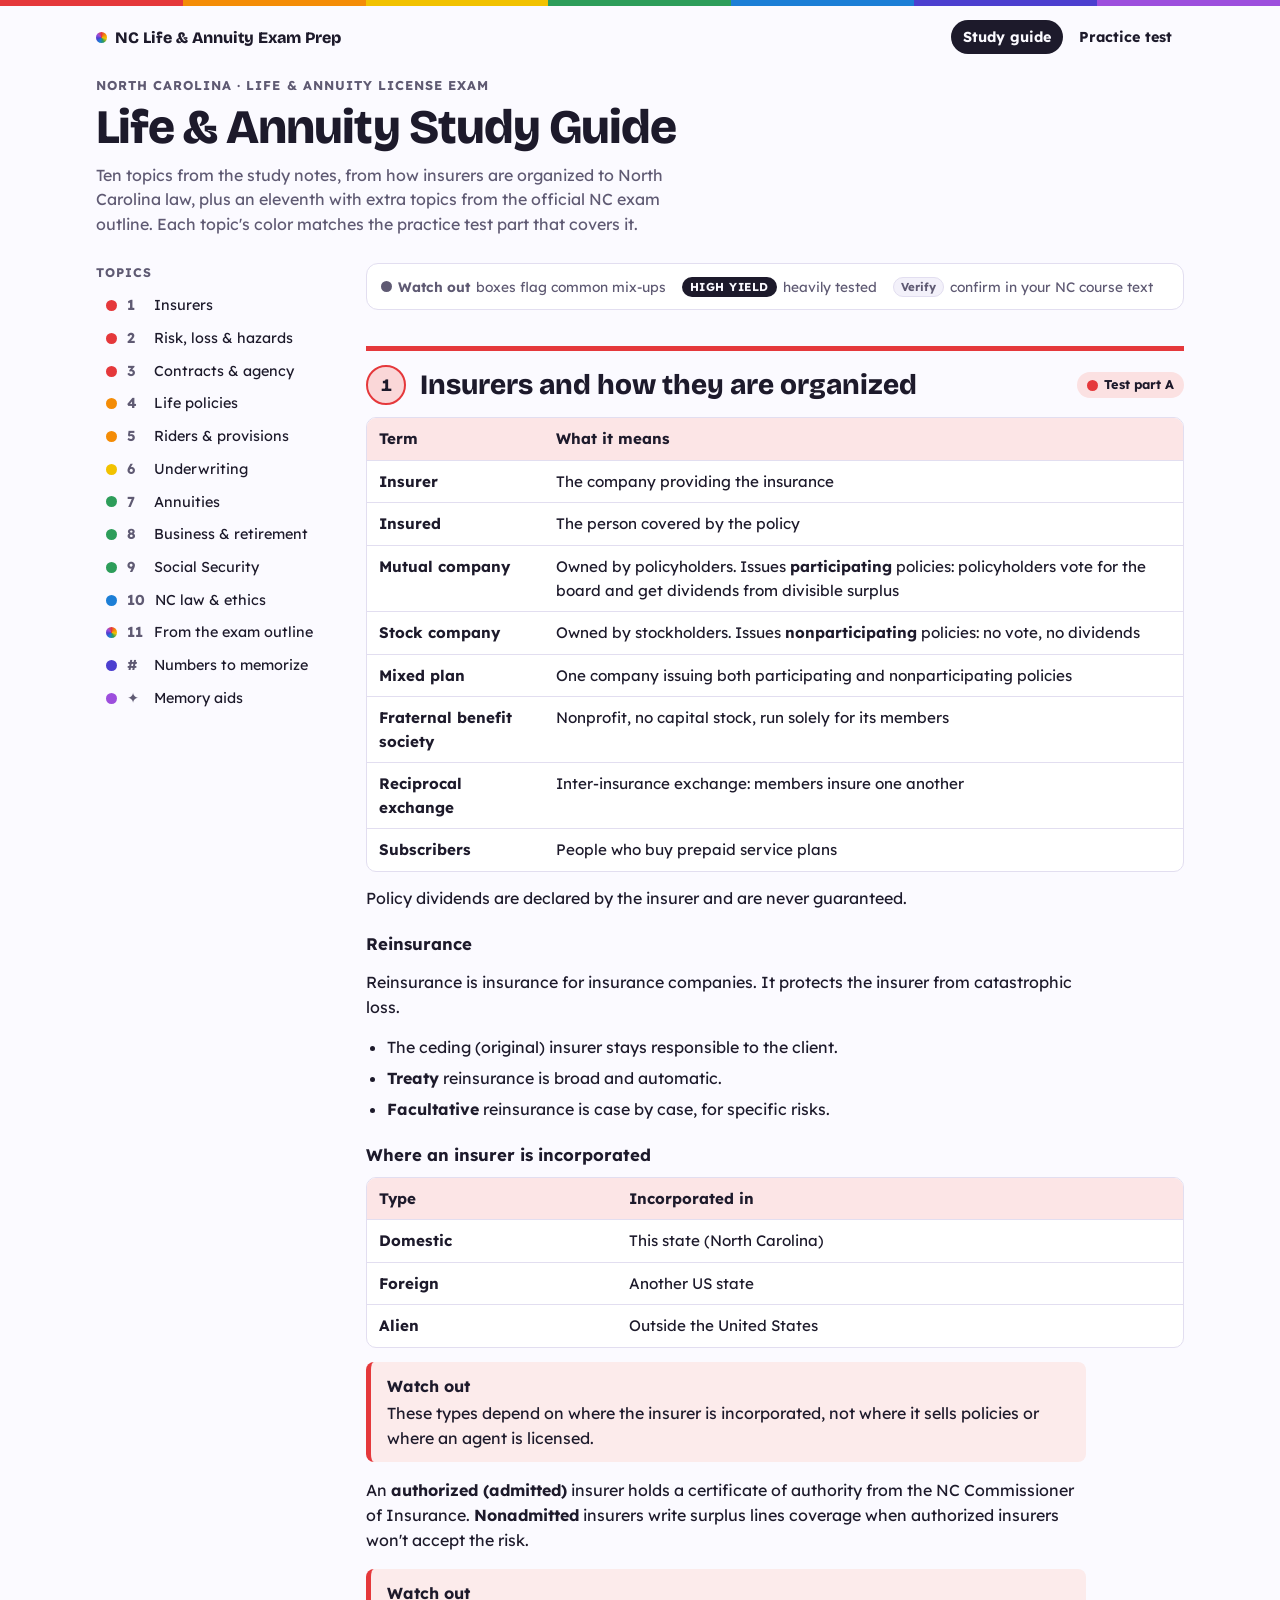
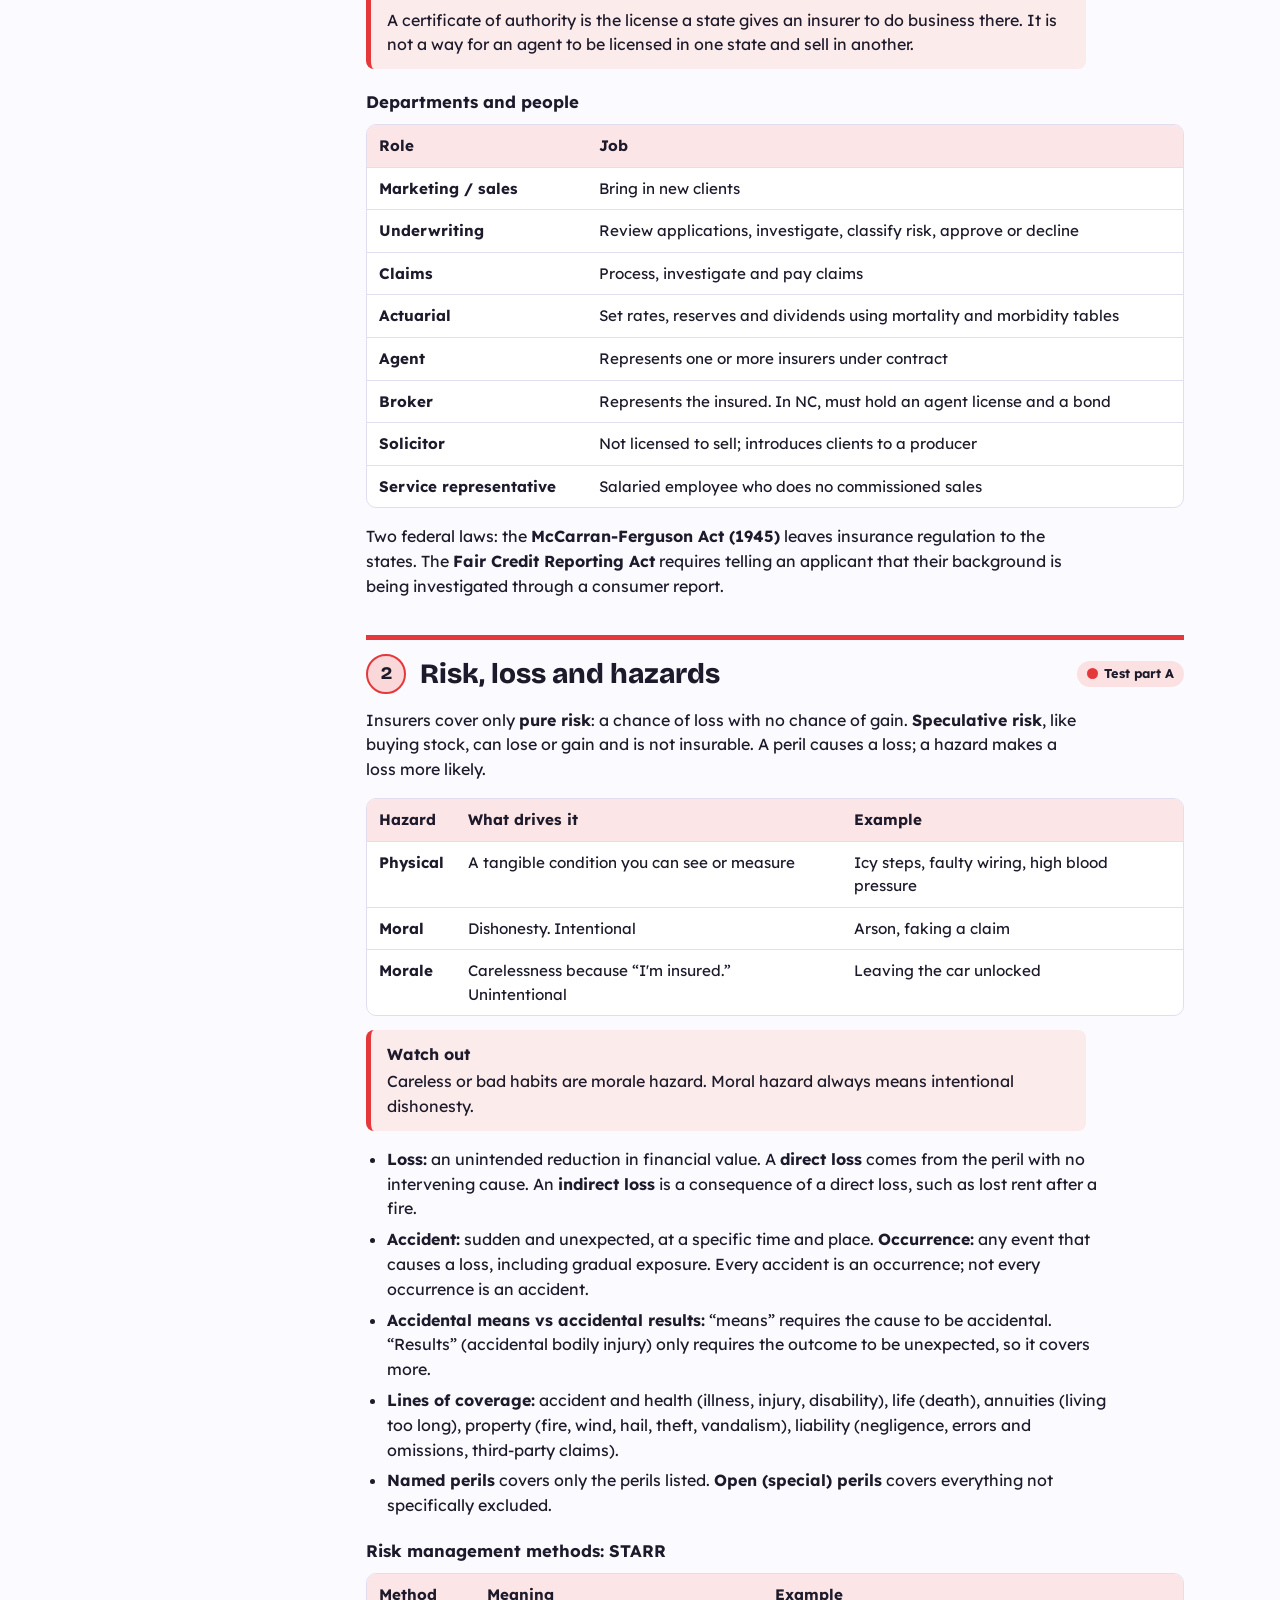
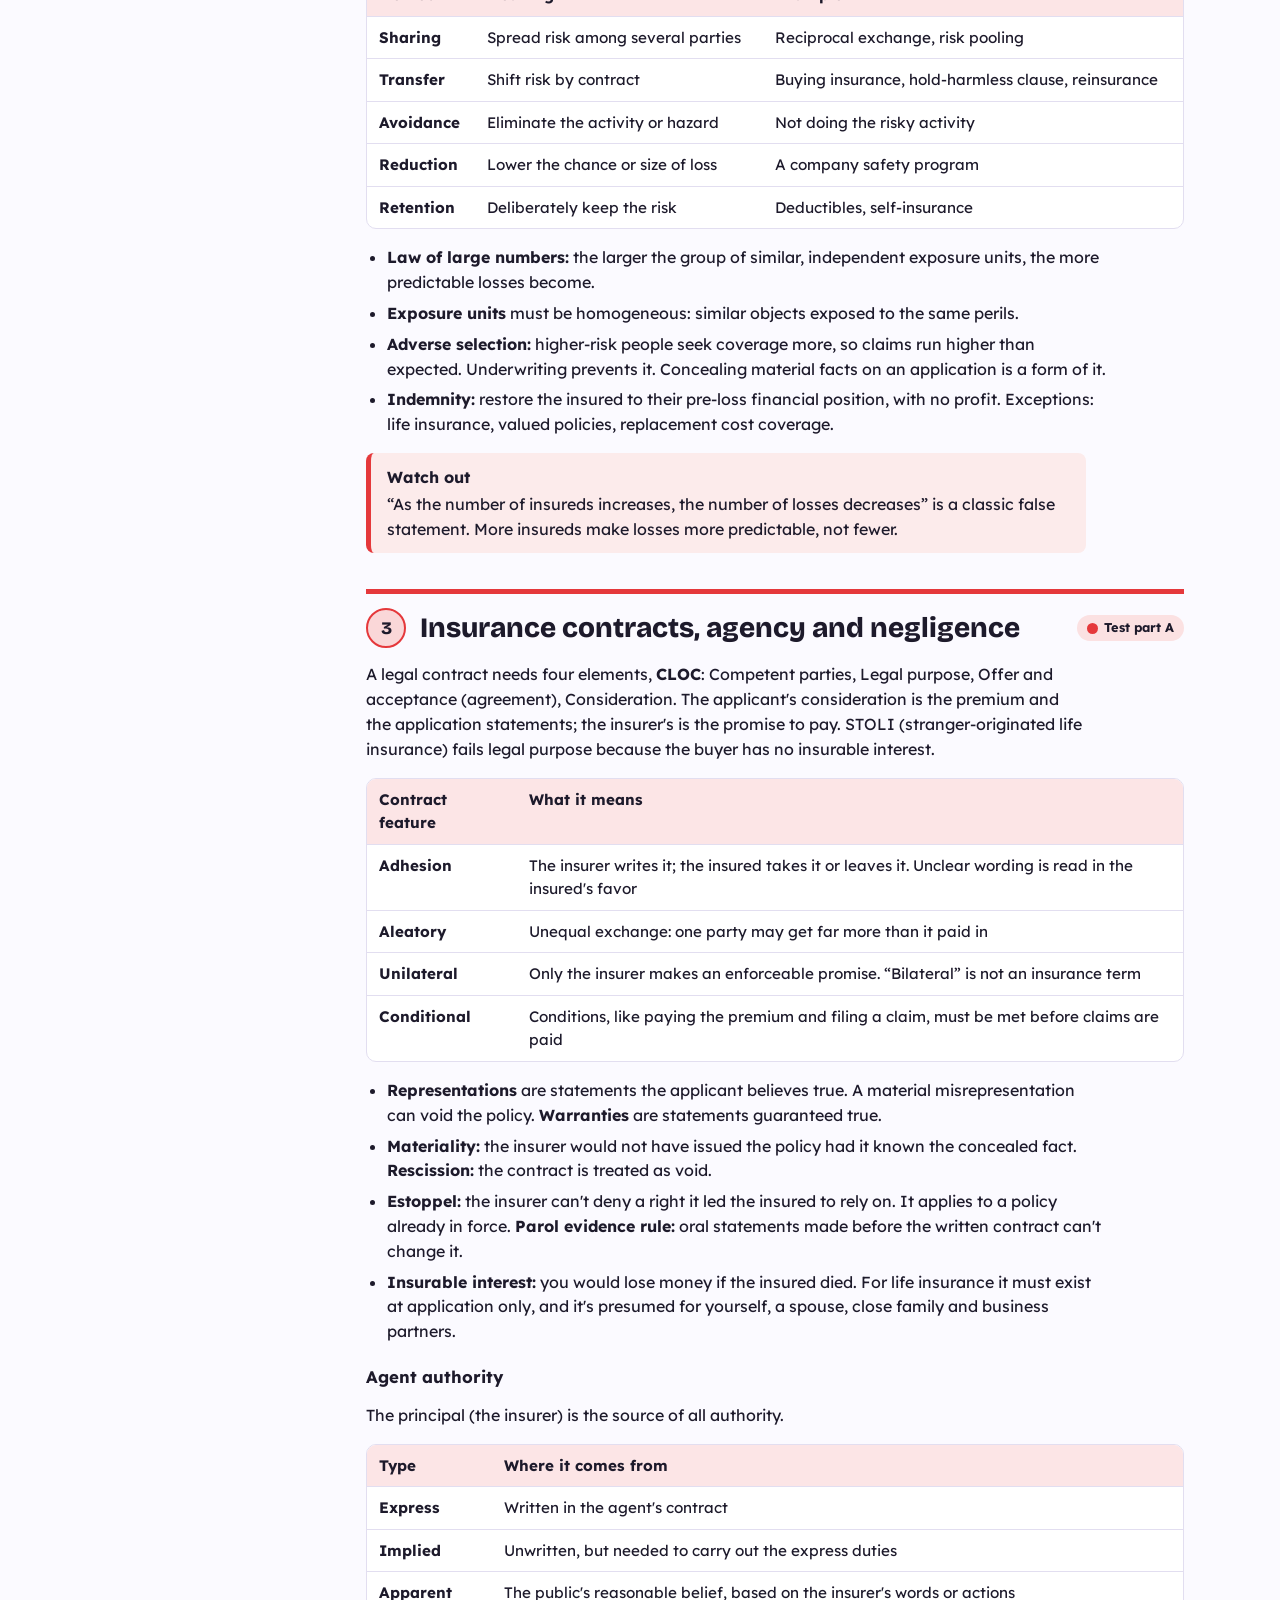
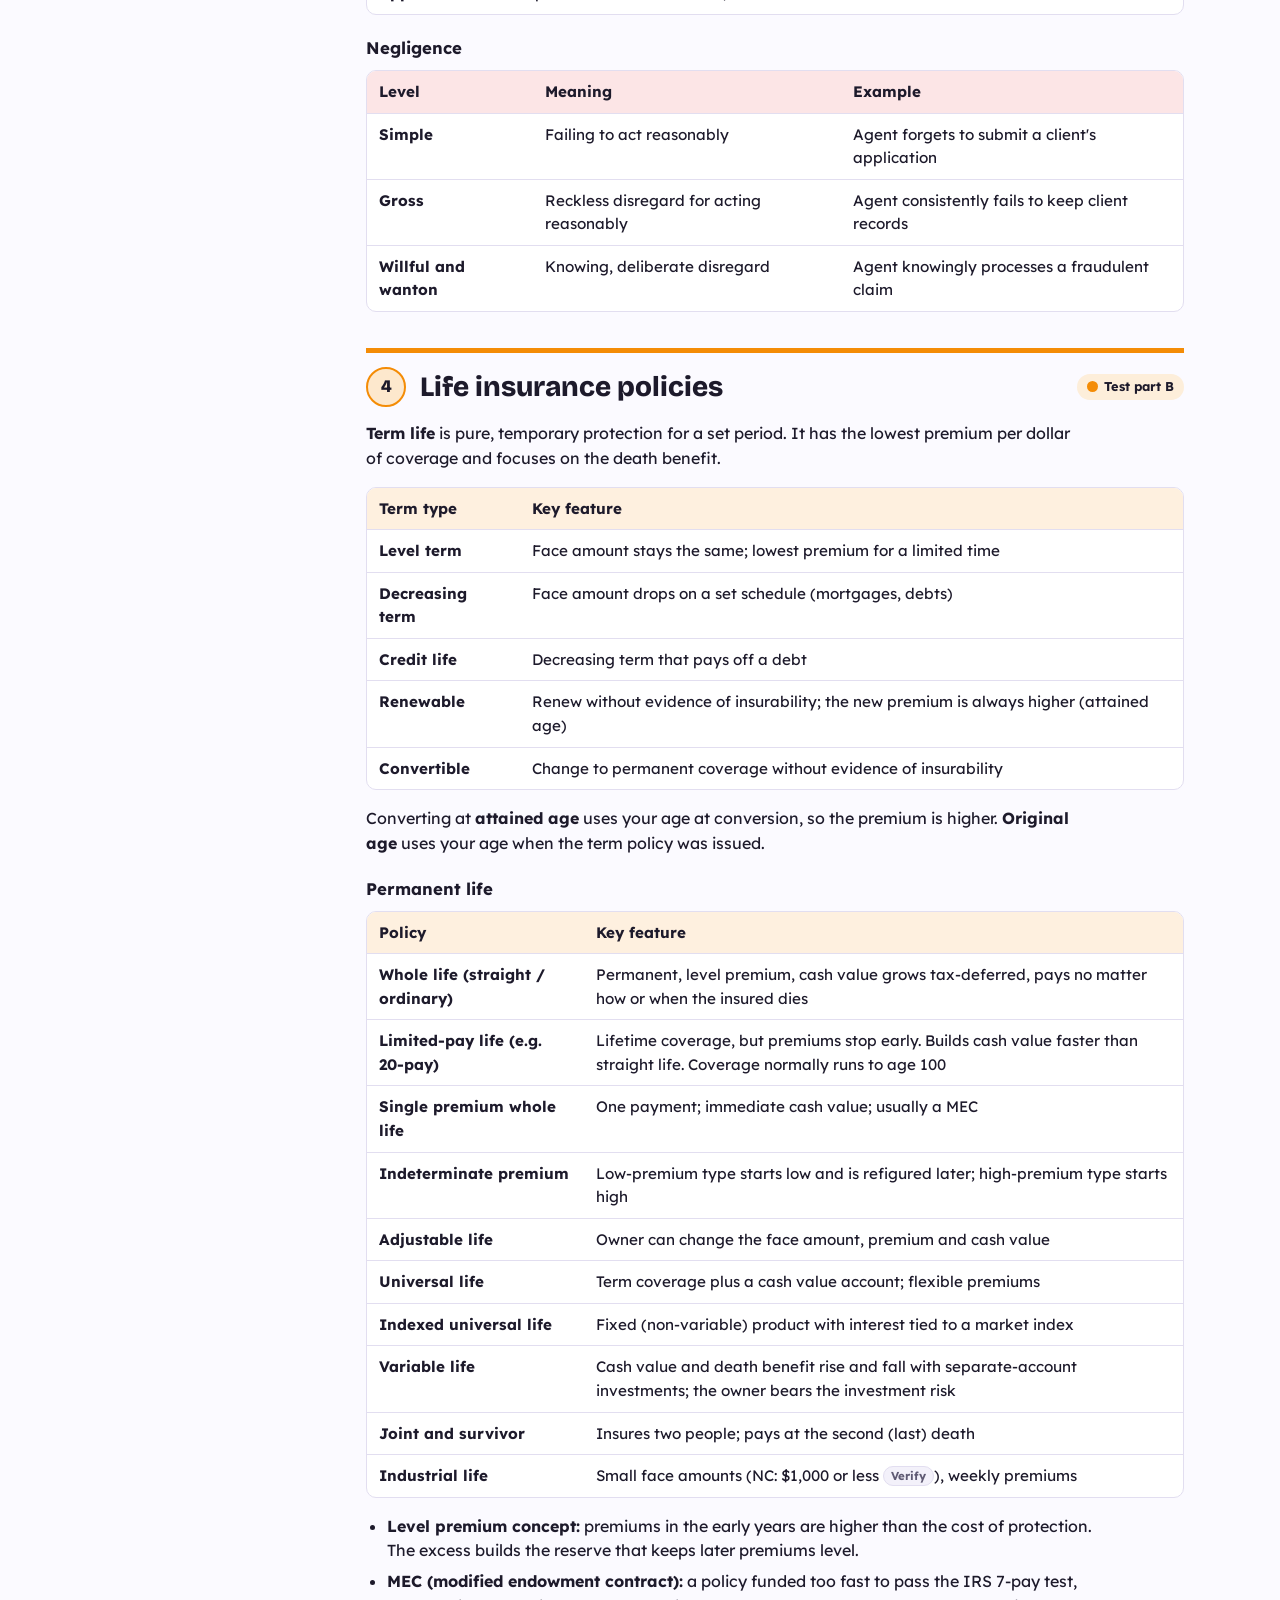
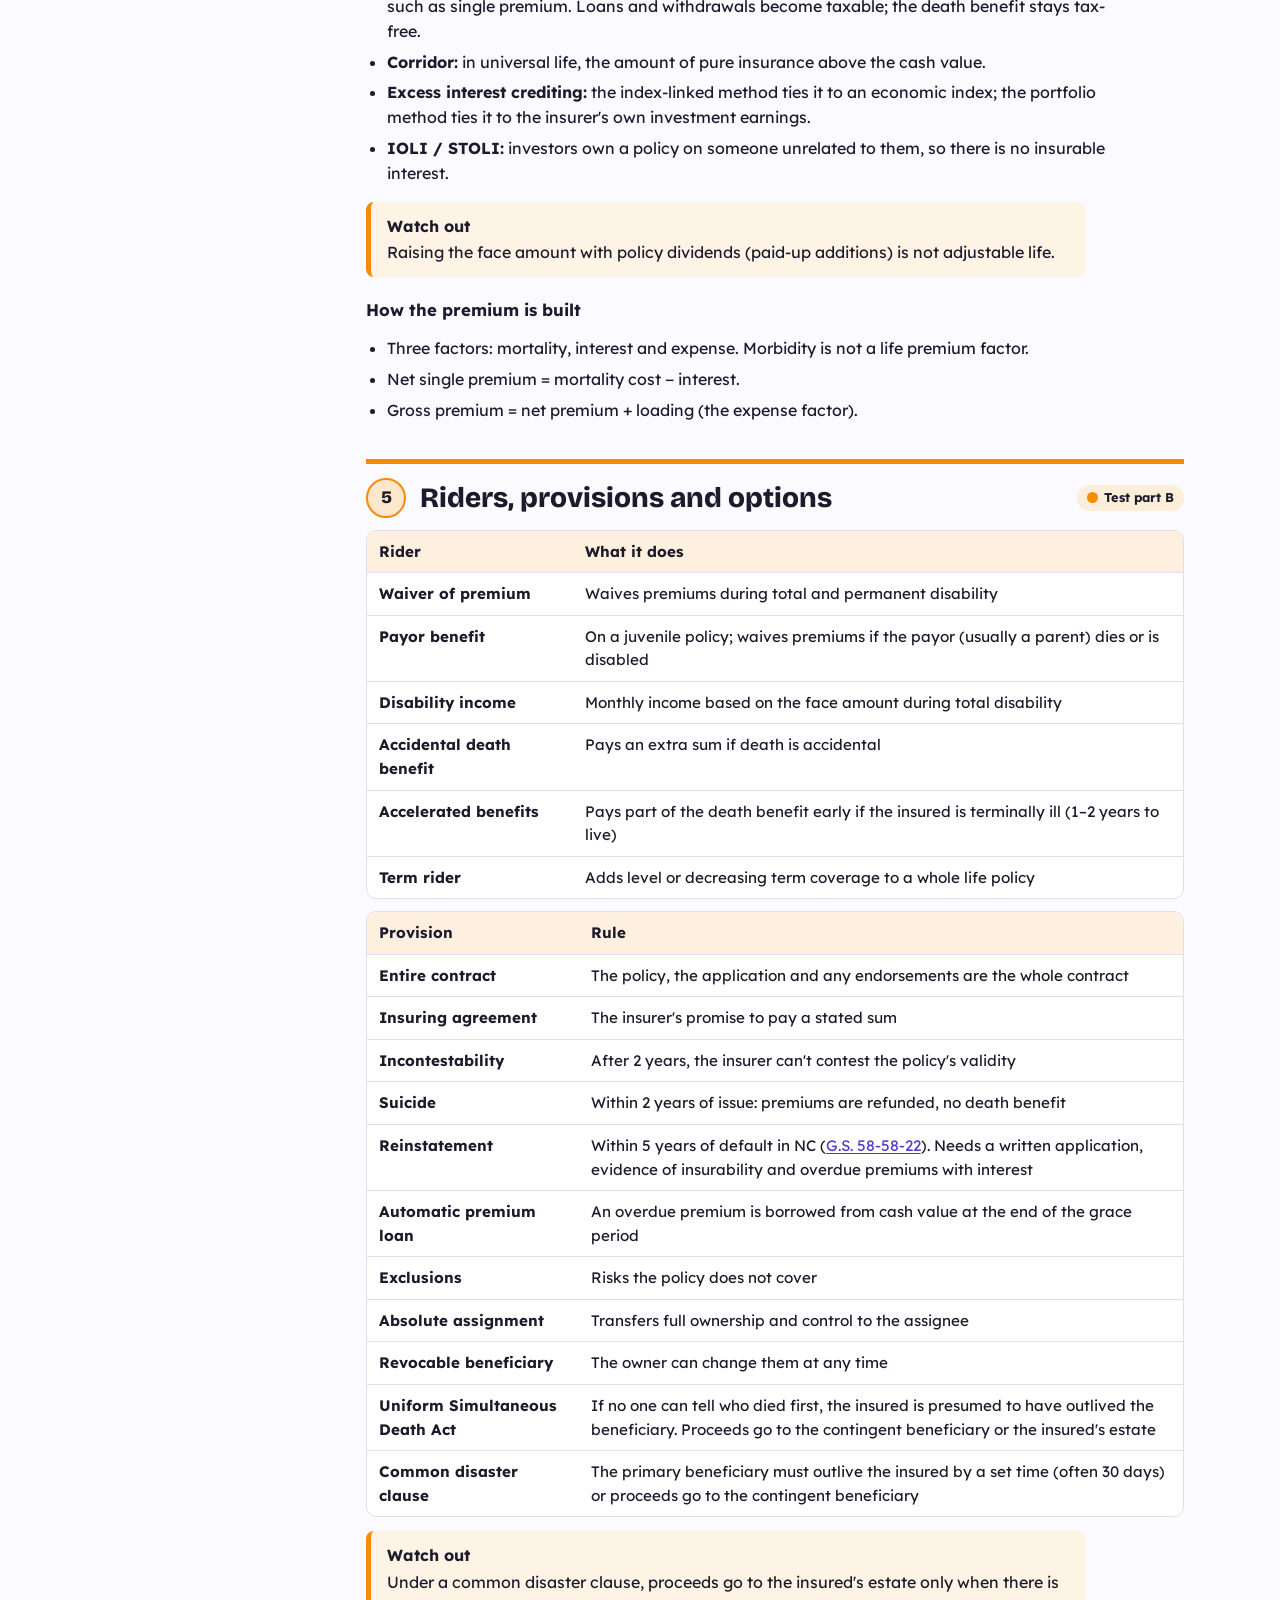
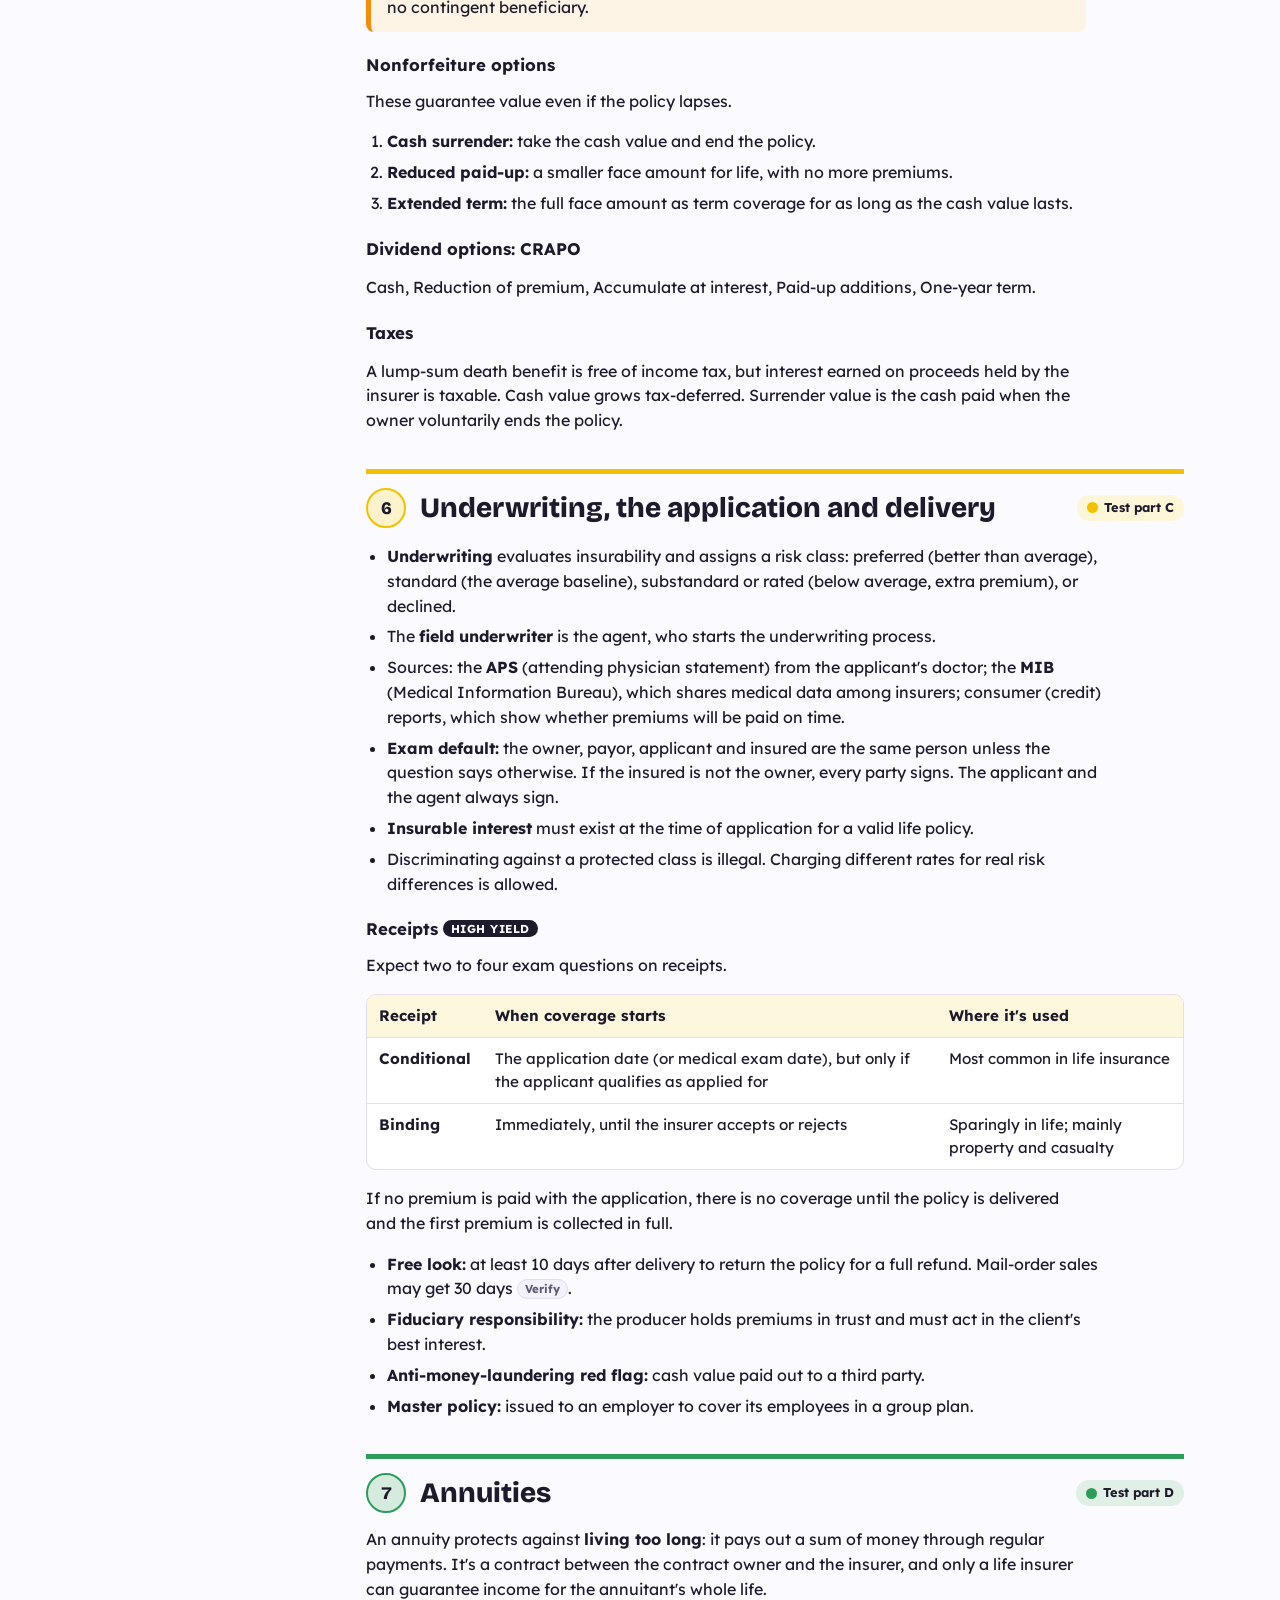
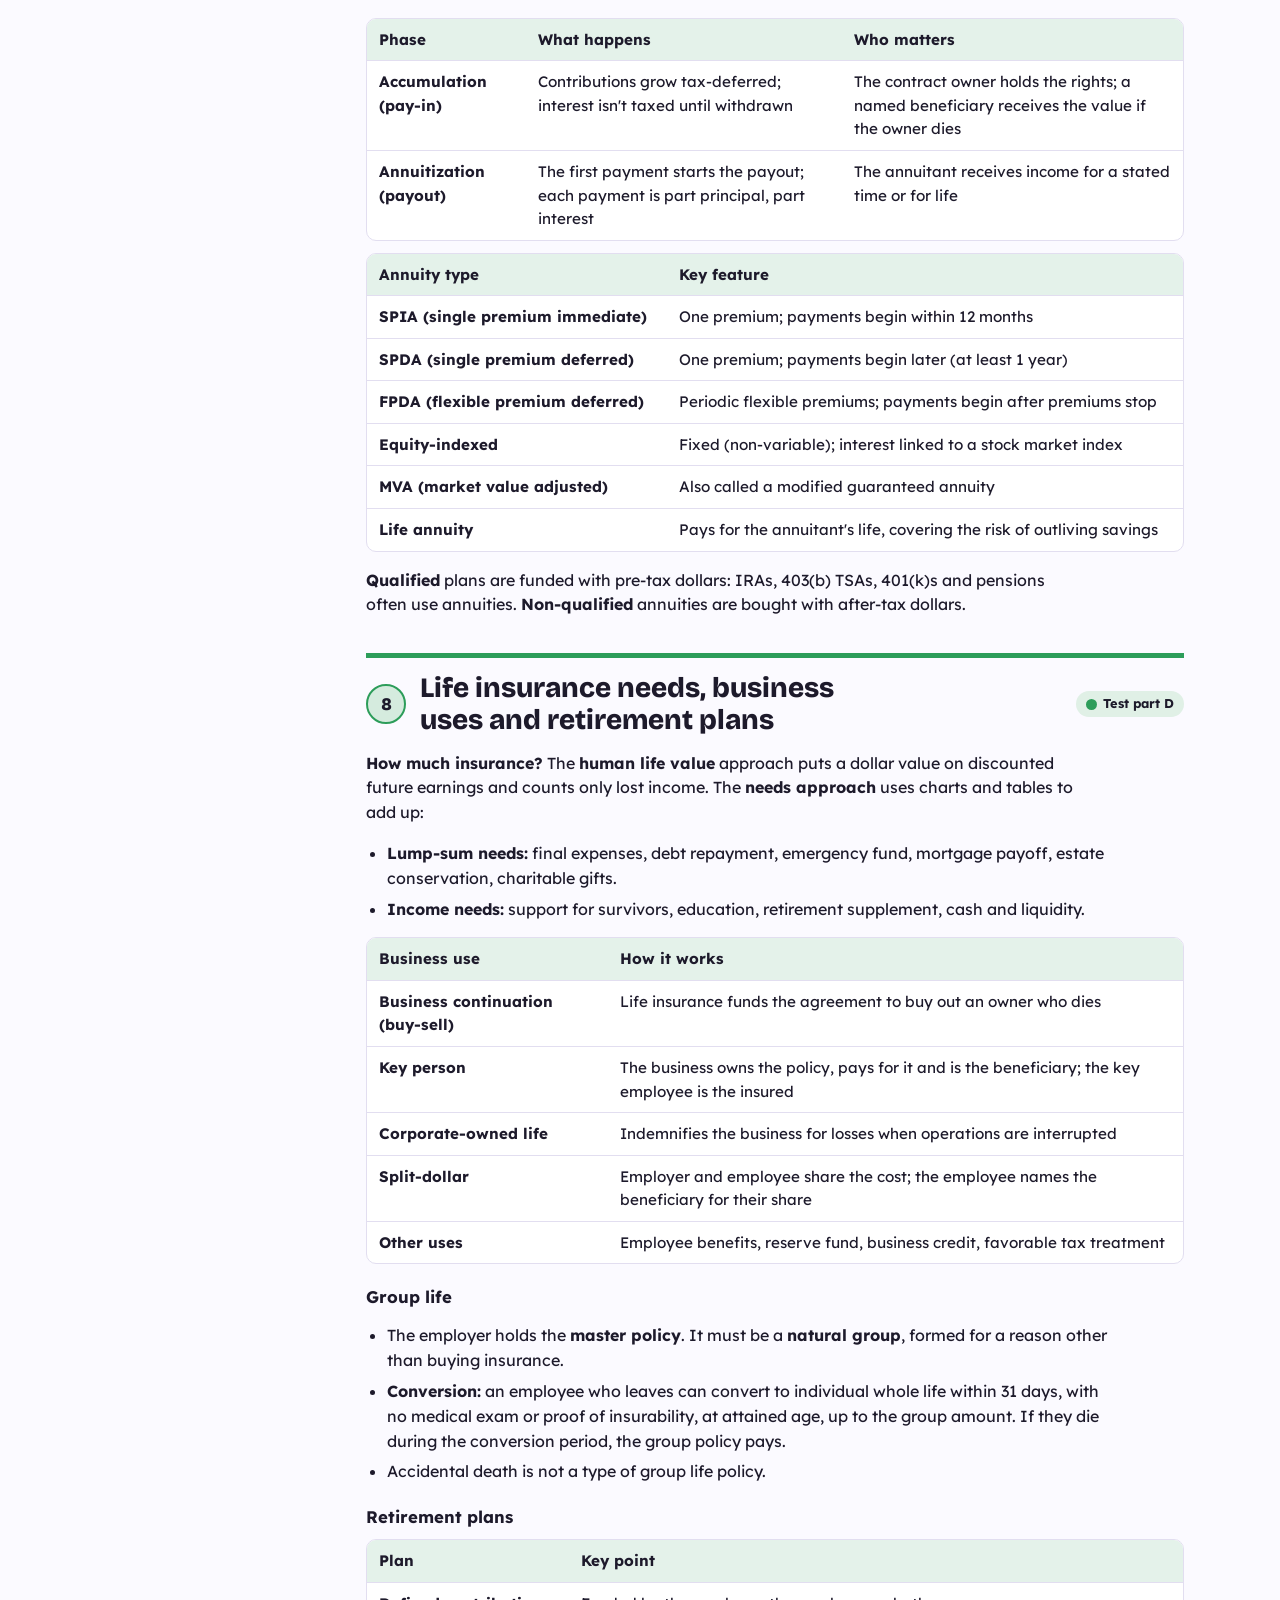
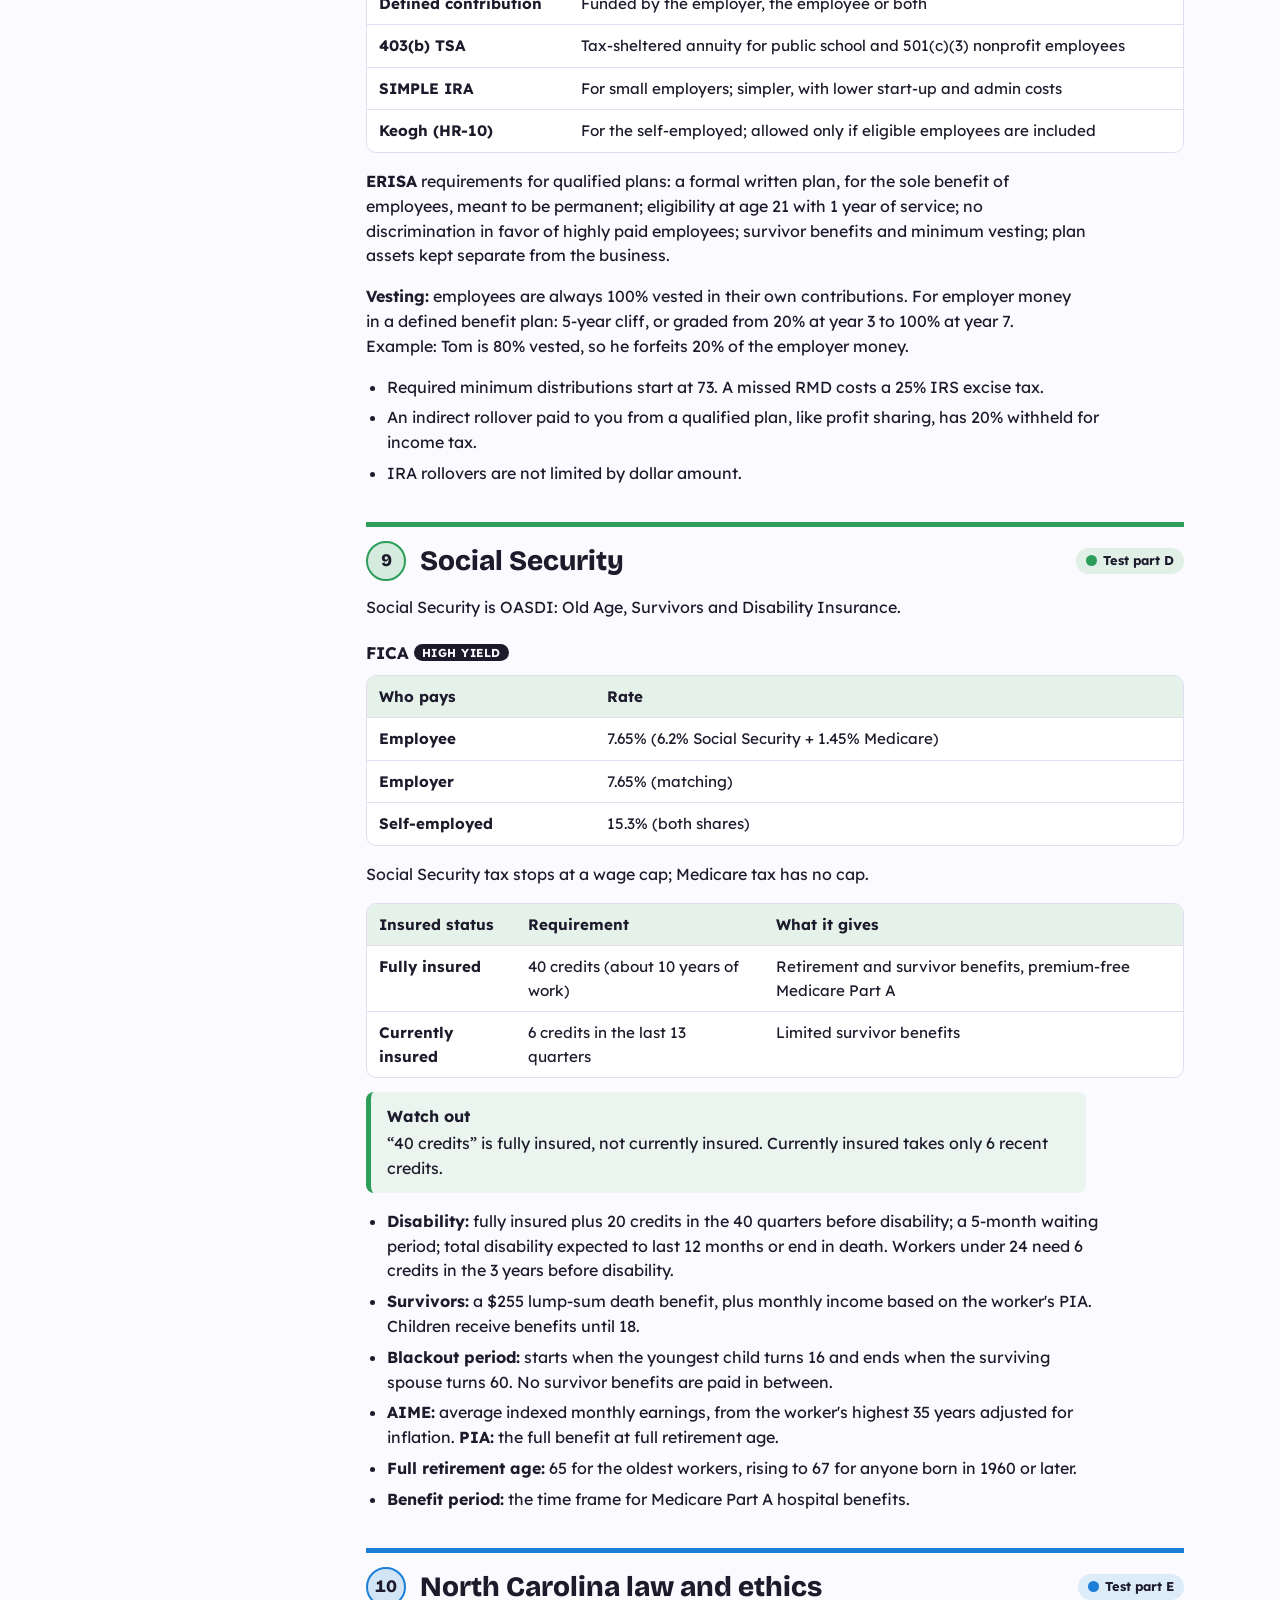
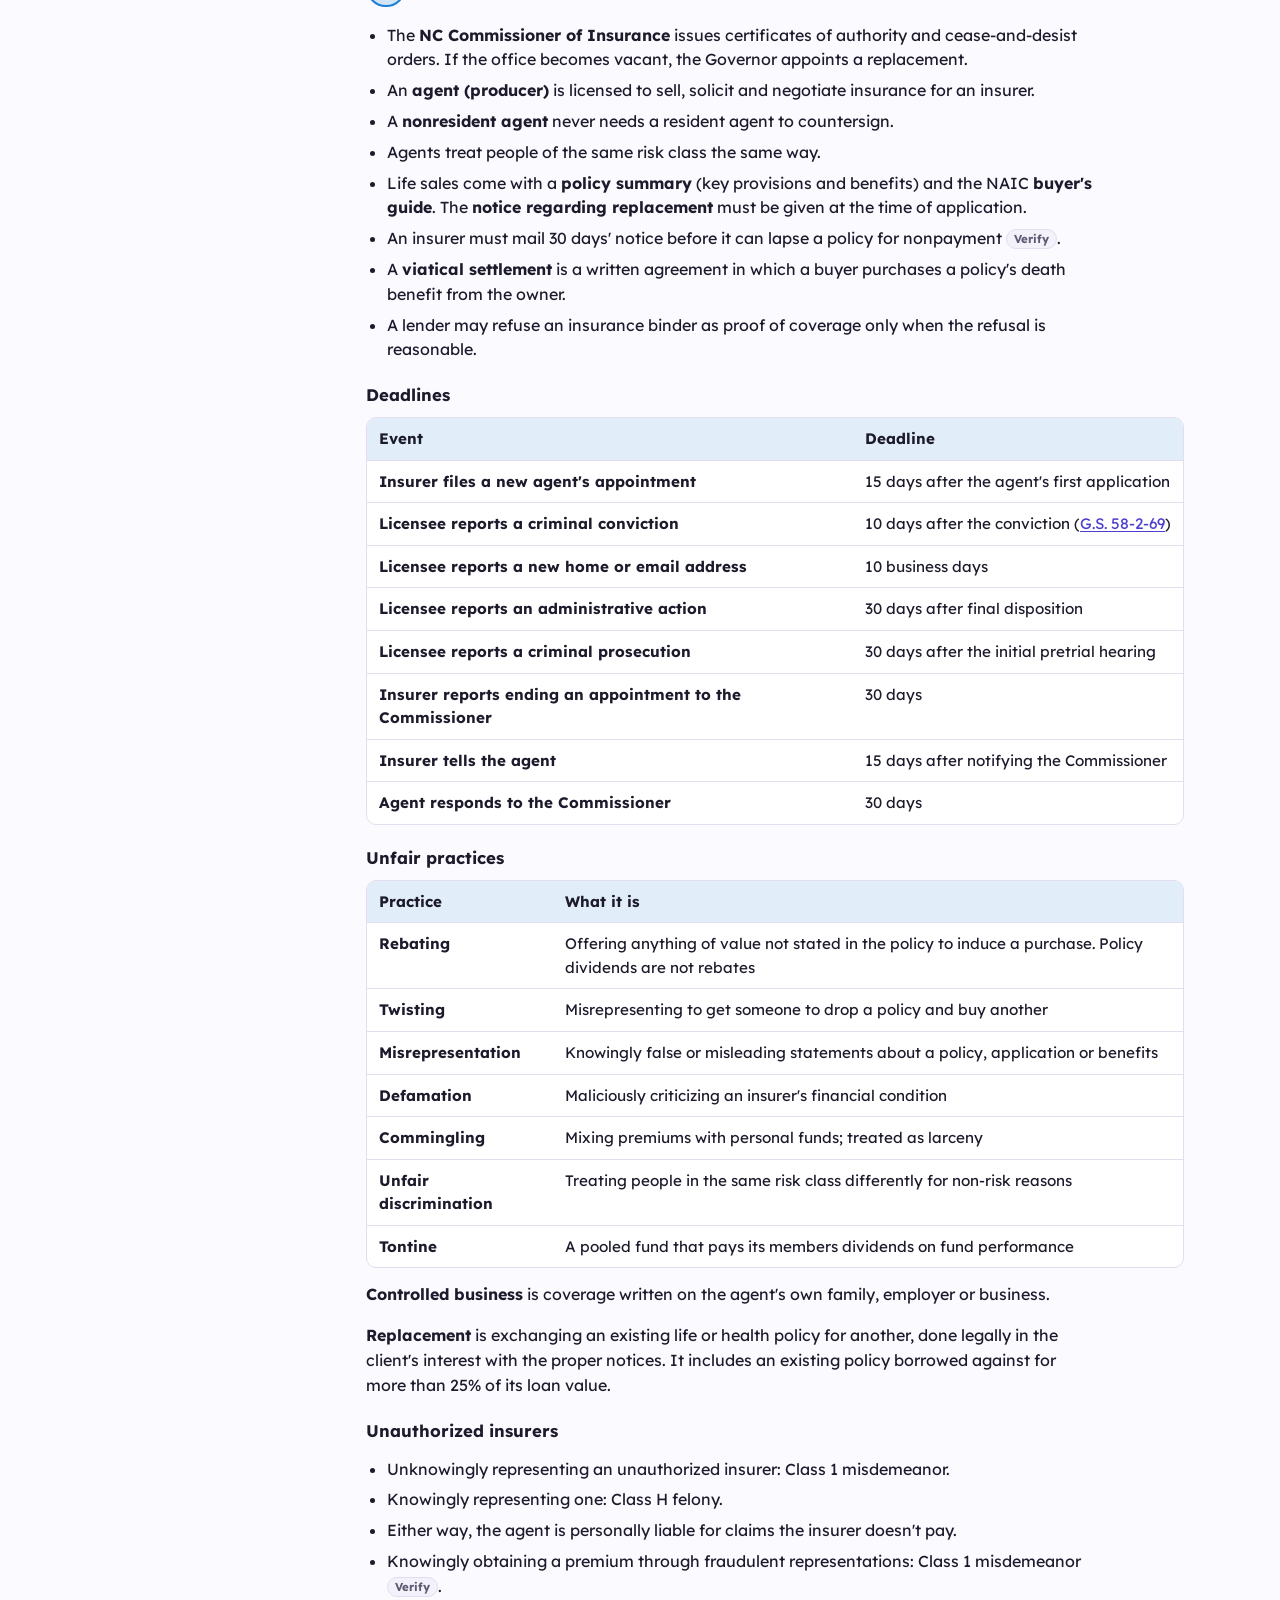
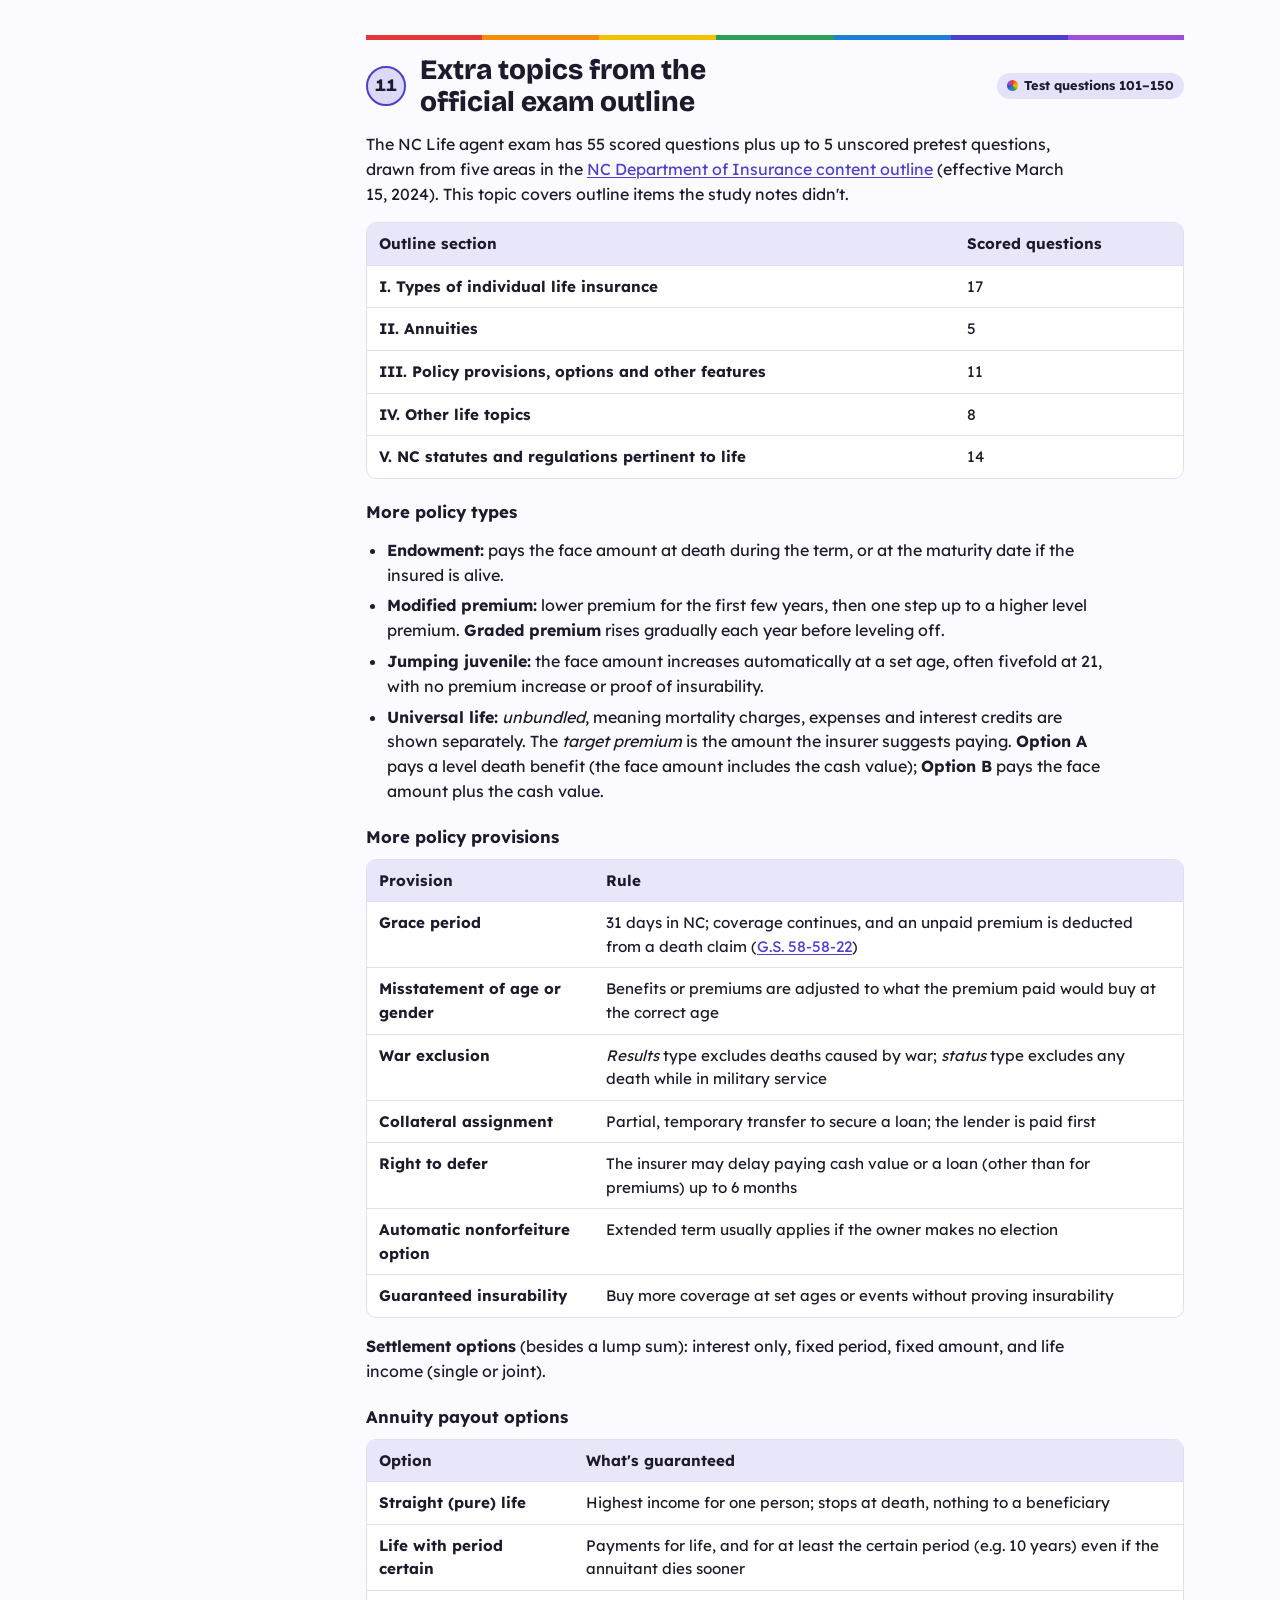
<file: study-guide.html>
<!doctype html>
<html lang="en">
<head>
<meta charset="utf-8">
<meta name="viewport" content="width=device-width, initial-scale=1, viewport-fit=cover">
<title>NC Life &amp; Annuity Study Guide</title>
<meta name="description" content="Ten-topic study guide for the North Carolina Life & Annuity license exam, with tables, common mix-ups and numbers to memorize.">
<link rel="preconnect" href="https://fonts.googleapis.com">
<link rel="preconnect" href="https://fonts.gstatic.com" crossorigin>
<link rel="stylesheet" href="https://fonts.googleapis.com/css2?family=Lexend:wght@400;600;700&family=Bricolage+Grotesque:opsz,wght@12..96,600;12..96,800&display=swap">
<link rel="stylesheet" href="styles.css">
<style>
/* Study guide layout: sticky topic list on the left, reading column on the right (list becomes chips on phones).
   Each topic takes the color of the practice test part that covers it. */
html { scroll-behavior: smooth; }
.guide {
  display: grid;
  grid-template-columns: 230px minmax(0, 1fr);
  gap: 24px 40px;
  padding-block: 26px 48px;
}
.toc { position: sticky; top: 16px; align-self: start; }
.toc h2 {
  margin: 0 0 8px;
  font-size: 0.78rem;
  font-weight: 700;
  letter-spacing: 0.08em;
  text-transform: uppercase;
  color: var(--muted);
}
.toc ol { list-style: none; margin: 0; padding: 0; display: grid; gap: 2px; }
.toc a {
  display: flex;
  align-items: center;
  gap: 10px;
  padding: 6px 10px;
  border-radius: 8px;
  color: var(--fg);
  font-size: 0.9rem;
  line-height: 1.3;
  text-decoration: none;
}
.toc a:hover { background: var(--surface-2); }
.toc .n { font-variant-numeric: tabular-nums; color: var(--muted); font-weight: 700; min-width: 1.2em; }
@media (max-width: 860px) {
  .guide { grid-template-columns: minmax(0, 1fr); }
  .toc { position: static; }
  .toc ol { display: flex; flex-wrap: wrap; gap: 6px; }
  .toc a { border: 1px solid var(--line); border-radius: 999px; padding: 5px 11px; background: var(--surface); }
  .toc .label { display: none; }
}

.content { min-width: 0; }
.legend {
  display: flex;
  flex-wrap: wrap;
  gap: 8px 16px;
  margin: 0 0 8px;
  padding: 12px 14px;
  border: 1px solid var(--line);
  border-radius: 12px;
  background: var(--surface);
  font-size: 0.86rem;
  color: var(--muted);
}
.legend span { display: inline-flex; align-items: center; gap: 6px; }

.topic { scroll-margin-top: 16px; margin-top: 36px; }
.topic-head {
  display: flex;
  flex-wrap: wrap;
  align-items: center;
  gap: 8px 14px;
  padding-top: 14px;
  border-top: 5px solid var(--c);
}
.badge {
  width: 2.5rem;
  height: 2.5rem;
  display: grid;
  place-items: center;
  flex: none;
  border: 2px solid var(--c);
  border-radius: 50%;
  background: color-mix(in srgb, var(--c) 20%, var(--surface));
  font: 800 1.1rem var(--display);
  font-variant-numeric: tabular-nums;
}
.topic h2 {
  margin: 0;
  flex: 1 1 260px;
  font: 800 clamp(1.35rem, 2.6vw, 1.75rem)/1.15 var(--display);
  text-wrap: balance;
}
.part-link {
  display: inline-flex;
  align-items: center;
  gap: 6px;
  padding: 3px 10px;
  border-radius: 999px;
  background: color-mix(in srgb, var(--c) 15%, var(--surface));
  color: var(--fg);
  font-size: 0.8rem;
  font-weight: 700;
  text-decoration: none;
}
.part-link:hover { text-decoration: underline; }
/* Topic 11 spans every test part, so its rule shows the whole rainbow */
.all-parts .topic-head {
  border-image: linear-gradient(90deg,
    var(--red) 0 14.28%, var(--orange) 14.28% 28.57%, var(--yellow) 28.57% 42.85%,
    var(--green) 42.85% 57.14%, var(--blue) 57.14% 71.42%, var(--indigo) 71.42% 85.71%, var(--violet) 85.71% 100%) 1;
}
.topic p, .topic li { max-width: 72ch; }
.topic > p:first-of-type { margin-top: 14px; }
.topic h3 { margin: 22px 0 8px; font: 700 1.05rem var(--body); }
.topic ul, .topic ol { padding-left: 1.3em; }
.topic li + li { margin-top: 6px; }

.table-wrap {
  margin: 12px 0;
  overflow-x: auto;
  border: 1px solid var(--line);
  border-radius: 10px;
  background: var(--surface);
}
table { width: 100%; border-collapse: collapse; font-size: 0.95rem; }
th, td { padding: 9px 12px; text-align: left; vertical-align: top; border-bottom: 1px solid var(--line); }
th { background: color-mix(in srgb, var(--c) 13%, var(--surface)); font-weight: 700; }
tr:last-child td { border-bottom: 0; }
td:first-child { font-weight: 700; }
td.num { white-space: nowrap; font-variant-numeric: tabular-nums; }

.watch {
  margin: 14px 0;
  padding: 12px 16px;
  border-left: 5px solid var(--c);
  border-radius: 8px;
  background: color-mix(in srgb, var(--c) 10%, var(--surface));
  max-width: 72ch;
}
.watch strong:first-child { display: block; margin-bottom: 2px; }
.hi {
  display: inline-block;
  padding: 1px 8px;
  border-radius: 999px;
  background: var(--fg);
  color: var(--bg);
  font-size: 0.72rem;
  font-weight: 700;
  letter-spacing: 0.04em;
  text-transform: uppercase;
  vertical-align: 2px;
}
.verify {
  display: inline-block;
  padding: 0 7px;
  border: 1px solid var(--line);
  border-radius: 999px;
  background: var(--surface-2);
  color: var(--muted);
  font-size: 0.72rem;
  font-weight: 700;
  vertical-align: 1px;
  white-space: nowrap;
}

.mnemonics { display: grid; grid-template-columns: repeat(auto-fit, minmax(230px, 1fr)); gap: 14px; margin-top: 14px; }
.mn { padding: 16px; border: 1px solid var(--line); border-radius: 12px; background: var(--surface); }
.mn-word { display: flex; gap: 6px; margin-bottom: 10px; }
.mn-word span {
  width: 2.3rem;
  height: 2.3rem;
  display: grid;
  place-items: center;
  border: 2px solid var(--k);
  border-radius: 8px;
  background: color-mix(in srgb, var(--k) 22%, var(--surface));
  font: 800 1.2rem var(--display);
}
.mn p { margin: 0; font-size: 0.92rem; }
.mn h3 { margin: 0 0 4px; font-size: 0.95rem; }

.next-step {
  display: flex;
  flex-wrap: wrap;
  align-items: center;
  justify-content: space-between;
  gap: 12px 20px;
  margin-top: 44px;
  padding: 20px;
  border: 1px solid var(--line);
  border-radius: 14px;
  background: var(--surface);
}
.next-step h2 { margin: 0; font: 800 1.3rem var(--display); }
.next-step p { margin: 4px 0 0; color: var(--muted); }
</style>
</head>
<body>
<div class="rainbow-rule" aria-hidden="true"></div>
<nav class="wrap topnav" aria-label="Site">
  <a class="brand" href="./"><span class="dot rainbow" aria-hidden="true"></span>NC Life &amp; Annuity Exam Prep</a>
  <div class="navlinks">
    <a href="study-guide.html" aria-current="page">Study guide</a>
    <a href="practice-test.html">Practice test</a>
  </div>
</nav>
<header class="masthead">
  <div class="wrap">
    <p class="eyebrow">North Carolina · Life &amp; Annuity license exam</p>
    <h1>Life &amp; Annuity Study Guide</h1>
    <p class="lede">Ten topics from the study notes, from how insurers are organized to North Carolina law, plus an eleventh with extra topics from the official NC exam outline. Each topic's color matches the practice test part that covers it.</p>
  </div>
</header>

<div class="wrap guide">
  <nav class="toc" aria-label="Topics">
    <h2>Topics</h2>
    <ol>
      <li><a href="#topic-1" style="--c:var(--red)"><span class="dot"></span><span class="n">1</span><span class="label">Insurers</span></a></li>
      <li><a href="#topic-2" style="--c:var(--red)"><span class="dot"></span><span class="n">2</span><span class="label">Risk, loss &amp; hazards</span></a></li>
      <li><a href="#topic-3" style="--c:var(--red)"><span class="dot"></span><span class="n">3</span><span class="label">Contracts &amp; agency</span></a></li>
      <li><a href="#topic-4" style="--c:var(--orange)"><span class="dot"></span><span class="n">4</span><span class="label">Life policies</span></a></li>
      <li><a href="#topic-5" style="--c:var(--orange)"><span class="dot"></span><span class="n">5</span><span class="label">Riders &amp; provisions</span></a></li>
      <li><a href="#topic-6" style="--c:var(--yellow)"><span class="dot"></span><span class="n">6</span><span class="label">Underwriting</span></a></li>
      <li><a href="#topic-7" style="--c:var(--green)"><span class="dot"></span><span class="n">7</span><span class="label">Annuities</span></a></li>
      <li><a href="#topic-8" style="--c:var(--green)"><span class="dot"></span><span class="n">8</span><span class="label">Business &amp; retirement</span></a></li>
      <li><a href="#topic-9" style="--c:var(--green)"><span class="dot"></span><span class="n">9</span><span class="label">Social Security</span></a></li>
      <li><a href="#topic-10" style="--c:var(--blue)"><span class="dot"></span><span class="n">10</span><span class="label">NC law &amp; ethics</span></a></li>
      <li><a href="#topic-11" style="--c:var(--fg)"><span class="dot rainbow"></span><span class="n">11</span><span class="label">From the exam outline</span></a></li>
      <li><a href="#numbers" style="--c:var(--indigo)"><span class="dot"></span><span class="n">#</span><span class="label">Numbers to memorize</span></a></li>
      <li><a href="#memory-aids" style="--c:var(--violet)"><span class="dot"></span><span class="n">✦</span><span class="label">Memory aids</span></a></li>
    </ol>
  </nav>

  <main class="content">
    <div class="legend" aria-label="How to read this guide">
      <span><span class="watch-key dot" style="--c:var(--muted)"></span><strong>Watch out</strong> boxes flag common mix-ups</span>
      <span><span class="hi">High yield</span> heavily tested</span>
      <span><span class="verify">Verify</span> confirm in your NC course text</span>
    </div>

    <!-- 1 -->
    <section class="topic" id="topic-1" style="--c:var(--red)">
      <div class="topic-head">
        <span class="badge">1</span>
        <h2>Insurers and how they are organized</h2>
        <a class="part-link" href="practice-test.html#q1"><span class="dot"></span>Test part A</a>
      </div>
      <div class="table-wrap"><table>
        <thead><tr><th>Term</th><th>What it means</th></tr></thead>
        <tbody>
          <tr><td>Insurer</td><td>The company providing the insurance</td></tr>
          <tr><td>Insured</td><td>The person covered by the policy</td></tr>
          <tr><td>Mutual company</td><td>Owned by policyholders. Issues <strong>participating</strong> policies: policyholders vote for the board and get dividends from divisible surplus</td></tr>
          <tr><td>Stock company</td><td>Owned by stockholders. Issues <strong>nonparticipating</strong> policies: no vote, no dividends</td></tr>
          <tr><td>Mixed plan</td><td>One company issuing both participating and nonparticipating policies</td></tr>
          <tr><td>Fraternal benefit society</td><td>Nonprofit, no capital stock, run solely for its members</td></tr>
          <tr><td>Reciprocal exchange</td><td>Inter-insurance exchange: members insure one another</td></tr>
          <tr><td>Subscribers</td><td>People who buy prepaid service plans</td></tr>
        </tbody>
      </table></div>
      <p>Policy dividends are declared by the insurer and are never guaranteed.</p>

      <h3>Reinsurance</h3>
      <p>Reinsurance is insurance for insurance companies. It protects the insurer from catastrophic loss.</p>
      <ul>
        <li>The ceding (original) insurer stays responsible to the client.</li>
        <li><strong>Treaty</strong> reinsurance is broad and automatic.</li>
        <li><strong>Facultative</strong> reinsurance is case by case, for specific risks.</li>
      </ul>

      <h3>Where an insurer is incorporated</h3>
      <div class="table-wrap"><table>
        <thead><tr><th>Type</th><th>Incorporated in</th></tr></thead>
        <tbody>
          <tr><td>Domestic</td><td>This state (North Carolina)</td></tr>
          <tr><td>Foreign</td><td>Another US state</td></tr>
          <tr><td>Alien</td><td>Outside the United States</td></tr>
        </tbody>
      </table></div>
      <div class="watch"><strong>Watch out</strong>These types depend on where the insurer is incorporated, not where it sells policies or where an agent is licensed.</div>
      <p>An <strong>authorized (admitted)</strong> insurer holds a certificate of authority from the NC Commissioner of Insurance. <strong>Nonadmitted</strong> insurers write surplus lines coverage when authorized insurers won't accept the risk.</p>
      <div class="watch"><strong>Watch out</strong>A certificate of authority is the license a state gives an insurer to do business there. It is not a way for an agent to be licensed in one state and sell in another.</div>

      <h3>Departments and people</h3>
      <div class="table-wrap"><table>
        <thead><tr><th>Role</th><th>Job</th></tr></thead>
        <tbody>
          <tr><td>Marketing / sales</td><td>Bring in new clients</td></tr>
          <tr><td>Underwriting</td><td>Review applications, investigate, classify risk, approve or decline</td></tr>
          <tr><td>Claims</td><td>Process, investigate and pay claims</td></tr>
          <tr><td>Actuarial</td><td>Set rates, reserves and dividends using mortality and morbidity tables</td></tr>
          <tr><td>Agent</td><td>Represents one or more insurers under contract</td></tr>
          <tr><td>Broker</td><td>Represents the insured. In NC, must hold an agent license and a bond</td></tr>
          <tr><td>Solicitor</td><td>Not licensed to sell; introduces clients to a producer</td></tr>
          <tr><td>Service representative</td><td>Salaried employee who does no commissioned sales</td></tr>
        </tbody>
      </table></div>
      <p>Two federal laws: the <strong>McCarran-Ferguson Act (1945)</strong> leaves insurance regulation to the states. The <strong>Fair Credit Reporting Act</strong> requires telling an applicant that their background is being investigated through a consumer report.</p>
    </section>

    <!-- 2 -->
    <section class="topic" id="topic-2" style="--c:var(--red)">
      <div class="topic-head">
        <span class="badge">2</span>
        <h2>Risk, loss and hazards</h2>
        <a class="part-link" href="practice-test.html#q7"><span class="dot"></span>Test part A</a>
      </div>
      <p>Insurers cover only <strong>pure risk</strong>: a chance of loss with no chance of gain. <strong>Speculative risk</strong>, like buying stock, can lose or gain and is not insurable. A peril causes a loss; a hazard makes a loss more likely.</p>
      <div class="table-wrap"><table>
        <thead><tr><th>Hazard</th><th>What drives it</th><th>Example</th></tr></thead>
        <tbody>
          <tr><td>Physical</td><td>A tangible condition you can see or measure</td><td>Icy steps, faulty wiring, high blood pressure</td></tr>
          <tr><td>Moral</td><td>Dishonesty. Intentional</td><td>Arson, faking a claim</td></tr>
          <tr><td>Morale</td><td>Carelessness because “I'm insured.” Unintentional</td><td>Leaving the car unlocked</td></tr>
        </tbody>
      </table></div>
      <div class="watch"><strong>Watch out</strong>Careless or bad habits are morale hazard. Moral hazard always means intentional dishonesty.</div>
      <ul>
        <li><strong>Loss:</strong> an unintended reduction in financial value. A <strong>direct loss</strong> comes from the peril with no intervening cause. An <strong>indirect loss</strong> is a consequence of a direct loss, such as lost rent after a fire.</li>
        <li><strong>Accident:</strong> sudden and unexpected, at a specific time and place. <strong>Occurrence:</strong> any event that causes a loss, including gradual exposure. Every accident is an occurrence; not every occurrence is an accident.</li>
        <li><strong>Accidental means vs accidental results:</strong> “means” requires the cause to be accidental. “Results” (accidental bodily injury) only requires the outcome to be unexpected, so it covers more.</li>
        <li><strong>Lines of coverage:</strong> accident and health (illness, injury, disability), life (death), annuities (living too long), property (fire, wind, hail, theft, vandalism), liability (negligence, errors and omissions, third-party claims).</li>
        <li><strong>Named perils</strong> covers only the perils listed. <strong>Open (special) perils</strong> covers everything not specifically excluded.</li>
      </ul>

      <h3>Risk management methods: STARR</h3>
      <div class="table-wrap"><table>
        <thead><tr><th>Method</th><th>Meaning</th><th>Example</th></tr></thead>
        <tbody>
          <tr><td>Sharing</td><td>Spread risk among several parties</td><td>Reciprocal exchange, risk pooling</td></tr>
          <tr><td>Transfer</td><td>Shift risk by contract</td><td>Buying insurance, hold-harmless clause, reinsurance</td></tr>
          <tr><td>Avoidance</td><td>Eliminate the activity or hazard</td><td>Not doing the risky activity</td></tr>
          <tr><td>Reduction</td><td>Lower the chance or size of loss</td><td>A company safety program</td></tr>
          <tr><td>Retention</td><td>Deliberately keep the risk</td><td>Deductibles, self-insurance</td></tr>
        </tbody>
      </table></div>
      <ul>
        <li><strong>Law of large numbers:</strong> the larger the group of similar, independent exposure units, the more predictable losses become.</li>
        <li><strong>Exposure units</strong> must be homogeneous: similar objects exposed to the same perils.</li>
        <li><strong>Adverse selection:</strong> higher-risk people seek coverage more, so claims run higher than expected. Underwriting prevents it. Concealing material facts on an application is a form of it.</li>
        <li><strong>Indemnity:</strong> restore the insured to their pre-loss financial position, with no profit. Exceptions: life insurance, valued policies, replacement cost coverage.</li>
      </ul>
      <div class="watch"><strong>Watch out</strong>“As the number of insureds increases, the number of losses decreases” is a classic false statement. More insureds make losses more predictable, not fewer.</div>
    </section>

    <!-- 3 -->
    <section class="topic" id="topic-3" style="--c:var(--red)">
      <div class="topic-head">
        <span class="badge">3</span>
        <h2>Insurance contracts, agency and negligence</h2>
        <a class="part-link" href="practice-test.html#q15"><span class="dot"></span>Test part A</a>
      </div>
      <p>A legal contract needs four elements, <strong>CLOC</strong>: Competent parties, Legal purpose, Offer and acceptance (agreement), Consideration. The applicant's consideration is the premium and the application statements; the insurer's is the promise to pay. STOLI (stranger-originated life insurance) fails legal purpose because the buyer has no insurable interest.</p>
      <div class="table-wrap"><table>
        <thead><tr><th>Contract feature</th><th>What it means</th></tr></thead>
        <tbody>
          <tr><td>Adhesion</td><td>The insurer writes it; the insured takes it or leaves it. Unclear wording is read in the insured's favor</td></tr>
          <tr><td>Aleatory</td><td>Unequal exchange: one party may get far more than it paid in</td></tr>
          <tr><td>Unilateral</td><td>Only the insurer makes an enforceable promise. “Bilateral” is not an insurance term</td></tr>
          <tr><td>Conditional</td><td>Conditions, like paying the premium and filing a claim, must be met before claims are paid</td></tr>
        </tbody>
      </table></div>
      <ul>
        <li><strong>Representations</strong> are statements the applicant believes true. A material misrepresentation can void the policy. <strong>Warranties</strong> are statements guaranteed true.</li>
        <li><strong>Materiality:</strong> the insurer would not have issued the policy had it known the concealed fact. <strong>Rescission:</strong> the contract is treated as void.</li>
        <li><strong>Estoppel:</strong> the insurer can't deny a right it led the insured to rely on. It applies to a policy already in force. <strong>Parol evidence rule:</strong> oral statements made before the written contract can't change it.</li>
        <li><strong>Insurable interest:</strong> you would lose money if the insured died. For life insurance it must exist at application only, and it's presumed for yourself, a spouse, close family and business partners.</li>
      </ul>
      <h3>Agent authority</h3>
      <p>The principal (the insurer) is the source of all authority.</p>
      <div class="table-wrap"><table>
        <thead><tr><th>Type</th><th>Where it comes from</th></tr></thead>
        <tbody>
          <tr><td>Express</td><td>Written in the agent's contract</td></tr>
          <tr><td>Implied</td><td>Unwritten, but needed to carry out the express duties</td></tr>
          <tr><td>Apparent</td><td>The public's reasonable belief, based on the insurer's words or actions</td></tr>
        </tbody>
      </table></div>
      <h3>Negligence</h3>
      <div class="table-wrap"><table>
        <thead><tr><th>Level</th><th>Meaning</th><th>Example</th></tr></thead>
        <tbody>
          <tr><td>Simple</td><td>Failing to act reasonably</td><td>Agent forgets to submit a client's application</td></tr>
          <tr><td>Gross</td><td>Reckless disregard for acting reasonably</td><td>Agent consistently fails to keep client records</td></tr>
          <tr><td>Willful and wanton</td><td>Knowing, deliberate disregard</td><td>Agent knowingly processes a fraudulent claim</td></tr>
        </tbody>
      </table></div>
    </section>

    <!-- 4 -->
    <section class="topic" id="topic-4" style="--c:var(--orange)">
      <div class="topic-head">
        <span class="badge">4</span>
        <h2>Life insurance policies</h2>
        <a class="part-link" href="practice-test.html#q21"><span class="dot"></span>Test part B</a>
      </div>
      <p><strong>Term life</strong> is pure, temporary protection for a set period. It has the lowest premium per dollar of coverage and focuses on the death benefit.</p>
      <div class="table-wrap"><table>
        <thead><tr><th>Term type</th><th>Key feature</th></tr></thead>
        <tbody>
          <tr><td>Level term</td><td>Face amount stays the same; lowest premium for a limited time</td></tr>
          <tr><td>Decreasing term</td><td>Face amount drops on a set schedule (mortgages, debts)</td></tr>
          <tr><td>Credit life</td><td>Decreasing term that pays off a debt</td></tr>
          <tr><td>Renewable</td><td>Renew without evidence of insurability; the new premium is always higher (attained age)</td></tr>
          <tr><td>Convertible</td><td>Change to permanent coverage without evidence of insurability</td></tr>
        </tbody>
      </table></div>
      <p>Converting at <strong>attained age</strong> uses your age at conversion, so the premium is higher. <strong>Original age</strong> uses your age when the term policy was issued.</p>
      <h3>Permanent life</h3>
      <div class="table-wrap"><table>
        <thead><tr><th>Policy</th><th>Key feature</th></tr></thead>
        <tbody>
          <tr><td>Whole life (straight / ordinary)</td><td>Permanent, level premium, cash value grows tax-deferred, pays no matter how or when the insured dies</td></tr>
          <tr><td>Limited-pay life (e.g. 20-pay)</td><td>Lifetime coverage, but premiums stop early. Builds cash value faster than straight life. Coverage normally runs to age 100</td></tr>
          <tr><td>Single premium whole life</td><td>One payment; immediate cash value; usually a MEC</td></tr>
          <tr><td>Indeterminate premium</td><td>Low-premium type starts low and is refigured later; high-premium type starts high</td></tr>
          <tr><td>Adjustable life</td><td>Owner can change the face amount, premium and cash value</td></tr>
          <tr><td>Universal life</td><td>Term coverage plus a cash value account; flexible premiums</td></tr>
          <tr><td>Indexed universal life</td><td>Fixed (non-variable) product with interest tied to a market index</td></tr>
          <tr><td>Variable life</td><td>Cash value and death benefit rise and fall with separate-account investments; the owner bears the investment risk</td></tr>
          <tr><td>Joint and survivor</td><td>Insures two people; pays at the second (last) death</td></tr>
          <tr><td>Industrial life</td><td>Small face amounts (NC: $1,000 or less <span class="verify">Verify</span>), weekly premiums</td></tr>
        </tbody>
      </table></div>
      <ul>
        <li><strong>Level premium concept:</strong> premiums in the early years are higher than the cost of protection. The excess builds the reserve that keeps later premiums level.</li>
        <li><strong>MEC (modified endowment contract):</strong> a policy funded too fast to pass the IRS 7-pay test, such as single premium. Loans and withdrawals become taxable; the death benefit stays tax-free.</li>
        <li><strong>Corridor:</strong> in universal life, the amount of pure insurance above the cash value.</li>
        <li><strong>Excess interest crediting:</strong> the index-linked method ties it to an economic index; the portfolio method ties it to the insurer's own investment earnings.</li>
        <li><strong>IOLI / STOLI:</strong> investors own a policy on someone unrelated to them, so there is no insurable interest.</li>
      </ul>
      <div class="watch"><strong>Watch out</strong>Raising the face amount with policy dividends (paid-up additions) is not adjustable life.</div>
      <h3>How the premium is built</h3>
      <ul>
        <li>Three factors: mortality, interest and expense. Morbidity is not a life premium factor.</li>
        <li>Net single premium = mortality cost − interest.</li>
        <li>Gross premium = net premium + loading (the expense factor).</li>
      </ul>
    </section>

    <!-- 5 -->
    <section class="topic" id="topic-5" style="--c:var(--orange)">
      <div class="topic-head">
        <span class="badge">5</span>
        <h2>Riders, provisions and options</h2>
        <a class="part-link" href="practice-test.html#q29"><span class="dot"></span>Test part B</a>
      </div>
      <div class="table-wrap"><table>
        <thead><tr><th>Rider</th><th>What it does</th></tr></thead>
        <tbody>
          <tr><td>Waiver of premium</td><td>Waives premiums during total and permanent disability</td></tr>
          <tr><td>Payor benefit</td><td>On a juvenile policy; waives premiums if the payor (usually a parent) dies or is disabled</td></tr>
          <tr><td>Disability income</td><td>Monthly income based on the face amount during total disability</td></tr>
          <tr><td>Accidental death benefit</td><td>Pays an extra sum if death is accidental</td></tr>
          <tr><td>Accelerated benefits</td><td>Pays part of the death benefit early if the insured is terminally ill (1–2 years to live)</td></tr>
          <tr><td>Term rider</td><td>Adds level or decreasing term coverage to a whole life policy</td></tr>
        </tbody>
      </table></div>
      <div class="table-wrap"><table>
        <thead><tr><th>Provision</th><th>Rule</th></tr></thead>
        <tbody>
          <tr><td>Entire contract</td><td>The policy, the application and any endorsements are the whole contract</td></tr>
          <tr><td>Insuring agreement</td><td>The insurer's promise to pay a stated sum</td></tr>
          <tr><td>Incontestability</td><td>After 2 years, the insurer can't contest the policy's validity</td></tr>
          <tr><td>Suicide</td><td>Within 2 years of issue: premiums are refunded, no death benefit</td></tr>
          <tr><td>Reinstatement</td><td>Within 5 years of default in NC (<a href="https://www.ncleg.gov/EnactedLegislation/Statutes/HTML/BySection/Chapter_58/GS_58-58-22.html">G.S. 58-58-22</a>). Needs a written application, evidence of insurability and overdue premiums with interest</td></tr>
          <tr><td>Automatic premium loan</td><td>An overdue premium is borrowed from cash value at the end of the grace period</td></tr>
          <tr><td>Exclusions</td><td>Risks the policy does not cover</td></tr>
          <tr><td>Absolute assignment</td><td>Transfers full ownership and control to the assignee</td></tr>
          <tr><td>Revocable beneficiary</td><td>The owner can change them at any time</td></tr>
          <tr><td>Uniform Simultaneous Death Act</td><td>If no one can tell who died first, the insured is presumed to have outlived the beneficiary. Proceeds go to the contingent beneficiary or the insured's estate</td></tr>
          <tr><td>Common disaster clause</td><td>The primary beneficiary must outlive the insured by a set time (often 30 days) or proceeds go to the contingent beneficiary</td></tr>
        </tbody>
      </table></div>
      <div class="watch"><strong>Watch out</strong>Under a common disaster clause, proceeds go to the insured's estate only when there is no contingent beneficiary.</div>
      <h3>Nonforfeiture options</h3>
      <p>These guarantee value even if the policy lapses.</p>
      <ol>
        <li><strong>Cash surrender:</strong> take the cash value and end the policy.</li>
        <li><strong>Reduced paid-up:</strong> a smaller face amount for life, with no more premiums.</li>
        <li><strong>Extended term:</strong> the full face amount as term coverage for as long as the cash value lasts.</li>
      </ol>
      <h3>Dividend options: CRAPO</h3>
      <p>Cash, Reduction of premium, Accumulate at interest, Paid-up additions, One-year term.</p>
      <h3>Taxes</h3>
      <p>A lump-sum death benefit is free of income tax, but interest earned on proceeds held by the insurer is taxable. Cash value grows tax-deferred. Surrender value is the cash paid when the owner voluntarily ends the policy.</p>
    </section>

    <!-- 6 -->
    <section class="topic" id="topic-6" style="--c:var(--yellow)">
      <div class="topic-head">
        <span class="badge">6</span>
        <h2>Underwriting, the application and delivery</h2>
        <a class="part-link" href="practice-test.html#q46"><span class="dot"></span>Test part C</a>
      </div>
      <ul>
        <li><strong>Underwriting</strong> evaluates insurability and assigns a risk class: preferred (better than average), standard (the average baseline), substandard or rated (below average, extra premium), or declined.</li>
        <li>The <strong>field underwriter</strong> is the agent, who starts the underwriting process.</li>
        <li>Sources: the <strong>APS</strong> (attending physician statement) from the applicant's doctor; the <strong>MIB</strong> (Medical Information Bureau), which shares medical data among insurers; consumer (credit) reports, which show whether premiums will be paid on time.</li>
        <li><strong>Exam default:</strong> the owner, payor, applicant and insured are the same person unless the question says otherwise. If the insured is not the owner, every party signs. The applicant and the agent always sign.</li>
        <li><strong>Insurable interest</strong> must exist at the time of application for a valid life policy.</li>
        <li>Discriminating against a protected class is illegal. Charging different rates for real risk differences is allowed.</li>
      </ul>
      <h3>Receipts <span class="hi">High yield</span></h3>
      <p>Expect two to four exam questions on receipts.</p>
      <div class="table-wrap"><table>
        <thead><tr><th>Receipt</th><th>When coverage starts</th><th>Where it's used</th></tr></thead>
        <tbody>
          <tr><td>Conditional</td><td>The application date (or medical exam date), but only if the applicant qualifies as applied for</td><td>Most common in life insurance</td></tr>
          <tr><td>Binding</td><td>Immediately, until the insurer accepts or rejects</td><td>Sparingly in life; mainly property and casualty</td></tr>
        </tbody>
      </table></div>
      <p>If no premium is paid with the application, there is no coverage until the policy is delivered and the first premium is collected in full.</p>
      <ul>
        <li><strong>Free look:</strong> at least 10 days after delivery to return the policy for a full refund. Mail-order sales may get 30 days <span class="verify">Verify</span>.</li>
        <li><strong>Fiduciary responsibility:</strong> the producer holds premiums in trust and must act in the client's best interest.</li>
        <li><strong>Anti-money-laundering red flag:</strong> cash value paid out to a third party.</li>
        <li><strong>Master policy:</strong> issued to an employer to cover its employees in a group plan.</li>
      </ul>
    </section>

    <!-- 7 -->
    <section class="topic" id="topic-7" style="--c:var(--green)">
      <div class="topic-head">
        <span class="badge">7</span>
        <h2>Annuities</h2>
        <a class="part-link" href="practice-test.html#q56"><span class="dot"></span>Test part D</a>
      </div>
      <p>An annuity protects against <strong>living too long</strong>: it pays out a sum of money through regular payments. It's a contract between the contract owner and the insurer, and only a life insurer can guarantee income for the annuitant's whole life.</p>
      <div class="table-wrap"><table>
        <thead><tr><th>Phase</th><th>What happens</th><th>Who matters</th></tr></thead>
        <tbody>
          <tr><td>Accumulation (pay-in)</td><td>Contributions grow tax-deferred; interest isn't taxed until withdrawn</td><td>The contract owner holds the rights; a named beneficiary receives the value if the owner dies</td></tr>
          <tr><td>Annuitization (payout)</td><td>The first payment starts the payout; each payment is part principal, part interest</td><td>The annuitant receives income for a stated time or for life</td></tr>
        </tbody>
      </table></div>
      <div class="table-wrap"><table>
        <thead><tr><th>Annuity type</th><th>Key feature</th></tr></thead>
        <tbody>
          <tr><td>SPIA (single premium immediate)</td><td>One premium; payments begin within 12 months</td></tr>
          <tr><td>SPDA (single premium deferred)</td><td>One premium; payments begin later (at least 1 year)</td></tr>
          <tr><td>FPDA (flexible premium deferred)</td><td>Periodic flexible premiums; payments begin after premiums stop</td></tr>
          <tr><td>Equity-indexed</td><td>Fixed (non-variable); interest linked to a stock market index</td></tr>
          <tr><td>MVA (market value adjusted)</td><td>Also called a modified guaranteed annuity</td></tr>
          <tr><td>Life annuity</td><td>Pays for the annuitant's life, covering the risk of outliving savings</td></tr>
        </tbody>
      </table></div>
      <p><strong>Qualified</strong> plans are funded with pre-tax dollars: IRAs, 403(b) TSAs, 401(k)s and pensions often use annuities. <strong>Non-qualified</strong> annuities are bought with after-tax dollars.</p>
    </section>

    <!-- 8 -->
    <section class="topic" id="topic-8" style="--c:var(--green)">
      <div class="topic-head">
        <span class="badge">8</span>
        <h2>Life insurance needs, business uses and retirement plans</h2>
        <a class="part-link" href="practice-test.html#q61"><span class="dot"></span>Test part D</a>
      </div>
      <p><strong>How much insurance?</strong> The <strong>human life value</strong> approach puts a dollar value on discounted future earnings and counts only lost income. The <strong>needs approach</strong> uses charts and tables to add up:</p>
      <ul>
        <li><strong>Lump-sum needs:</strong> final expenses, debt repayment, emergency fund, mortgage payoff, estate conservation, charitable gifts.</li>
        <li><strong>Income needs:</strong> support for survivors, education, retirement supplement, cash and liquidity.</li>
      </ul>
      <div class="table-wrap"><table>
        <thead><tr><th>Business use</th><th>How it works</th></tr></thead>
        <tbody>
          <tr><td>Business continuation (buy-sell)</td><td>Life insurance funds the agreement to buy out an owner who dies</td></tr>
          <tr><td>Key person</td><td>The business owns the policy, pays for it and is the beneficiary; the key employee is the insured</td></tr>
          <tr><td>Corporate-owned life</td><td>Indemnifies the business for losses when operations are interrupted</td></tr>
          <tr><td>Split-dollar</td><td>Employer and employee share the cost; the employee names the beneficiary for their share</td></tr>
          <tr><td>Other uses</td><td>Employee benefits, reserve fund, business credit, favorable tax treatment</td></tr>
        </tbody>
      </table></div>
      <h3>Group life</h3>
      <ul>
        <li>The employer holds the <strong>master policy</strong>. It must be a <strong>natural group</strong>, formed for a reason other than buying insurance.</li>
        <li><strong>Conversion:</strong> an employee who leaves can convert to individual whole life within 31 days, with no medical exam or proof of insurability, at attained age, up to the group amount. If they die during the conversion period, the group policy pays.</li>
        <li>Accidental death is not a type of group life policy.</li>
      </ul>
      <h3>Retirement plans</h3>
      <div class="table-wrap"><table>
        <thead><tr><th>Plan</th><th>Key point</th></tr></thead>
        <tbody>
          <tr><td>Defined contribution</td><td>Funded by the employer, the employee or both</td></tr>
          <tr><td>403(b) TSA</td><td>Tax-sheltered annuity for public school and 501(c)(3) nonprofit employees</td></tr>
          <tr><td>SIMPLE IRA</td><td>For small employers; simpler, with lower start-up and admin costs</td></tr>
          <tr><td>Keogh (HR-10)</td><td>For the self-employed; allowed only if eligible employees are included</td></tr>
        </tbody>
      </table></div>
      <p><strong>ERISA</strong> requirements for qualified plans: a formal written plan, for the sole benefit of employees, meant to be permanent; eligibility at age 21 with 1 year of service; no discrimination in favor of highly paid employees; survivor benefits and minimum vesting; plan assets kept separate from the business.</p>
      <p><strong>Vesting:</strong> employees are always 100% vested in their own contributions. For employer money in a defined benefit plan: 5-year cliff, or graded from 20% at year 3 to 100% at year 7. Example: Tom is 80% vested, so he forfeits 20% of the employer money.</p>
      <ul>
        <li>Required minimum distributions start at 73. A missed RMD costs a 25% IRS excise tax.</li>
        <li>An indirect rollover paid to you from a qualified plan, like profit sharing, has 20% withheld for income tax.</li>
        <li>IRA rollovers are not limited by dollar amount.</li>
      </ul>
    </section>

    <!-- 9 -->
    <section class="topic" id="topic-9" style="--c:var(--green)">
      <div class="topic-head">
        <span class="badge">9</span>
        <h2>Social Security</h2>
        <a class="part-link" href="practice-test.html#q66"><span class="dot"></span>Test part D</a>
      </div>
      <p>Social Security is OASDI: Old Age, Survivors and Disability Insurance.</p>
      <h3>FICA <span class="hi">High yield</span></h3>
      <div class="table-wrap"><table>
        <thead><tr><th>Who pays</th><th>Rate</th></tr></thead>
        <tbody>
          <tr><td>Employee</td><td class="num">7.65% (6.2% Social Security + 1.45% Medicare)</td></tr>
          <tr><td>Employer</td><td class="num">7.65% (matching)</td></tr>
          <tr><td>Self-employed</td><td class="num">15.3% (both shares)</td></tr>
        </tbody>
      </table></div>
      <p>Social Security tax stops at a wage cap; Medicare tax has no cap.</p>
      <div class="table-wrap"><table>
        <thead><tr><th>Insured status</th><th>Requirement</th><th>What it gives</th></tr></thead>
        <tbody>
          <tr><td>Fully insured</td><td>40 credits (about 10 years of work)</td><td>Retirement and survivor benefits, premium-free Medicare Part A</td></tr>
          <tr><td>Currently insured</td><td>6 credits in the last 13 quarters</td><td>Limited survivor benefits</td></tr>
        </tbody>
      </table></div>
      <div class="watch"><strong>Watch out</strong>“40 credits” is fully insured, not currently insured. Currently insured takes only 6 recent credits.</div>
      <ul>
        <li><strong>Disability:</strong> fully insured plus 20 credits in the 40 quarters before disability; a 5-month waiting period; total disability expected to last 12 months or end in death. Workers under 24 need 6 credits in the 3 years before disability.</li>
        <li><strong>Survivors:</strong> a $255 lump-sum death benefit, plus monthly income based on the worker's PIA. Children receive benefits until 18.</li>
        <li><strong>Blackout period:</strong> starts when the youngest child turns 16 and ends when the surviving spouse turns 60. No survivor benefits are paid in between.</li>
        <li><strong>AIME:</strong> average indexed monthly earnings, from the worker's highest 35 years adjusted for inflation. <strong>PIA:</strong> the full benefit at full retirement age.</li>
        <li><strong>Full retirement age:</strong> 65 for the oldest workers, rising to 67 for anyone born in 1960 or later.</li>
        <li><strong>Benefit period:</strong> the time frame for Medicare Part A hospital benefits.</li>
      </ul>
    </section>

    <!-- 10 -->
    <section class="topic" id="topic-10" style="--c:var(--blue)">
      <div class="topic-head">
        <span class="badge">10</span>
        <h2>North Carolina law and ethics</h2>
        <a class="part-link" href="practice-test.html#q72"><span class="dot"></span>Test part E</a>
      </div>
      <ul>
        <li>The <strong>NC Commissioner of Insurance</strong> issues certificates of authority and cease-and-desist orders. If the office becomes vacant, the Governor appoints a replacement.</li>
        <li>An <strong>agent (producer)</strong> is licensed to sell, solicit and negotiate insurance for an insurer.</li>
        <li>A <strong>nonresident agent</strong> never needs a resident agent to countersign.</li>
        <li>Agents treat people of the same risk class the same way.</li>
        <li>Life sales come with a <strong>policy summary</strong> (key provisions and benefits) and the NAIC <strong>buyer's guide</strong>. The <strong>notice regarding replacement</strong> must be given at the time of application.</li>
        <li>An insurer must mail 30 days' notice before it can lapse a policy for nonpayment <span class="verify">Verify</span>.</li>
        <li>A <strong>viatical settlement</strong> is a written agreement in which a buyer purchases a policy's death benefit from the owner.</li>
        <li>A lender may refuse an insurance binder as proof of coverage only when the refusal is reasonable.</li>
      </ul>
      <h3>Deadlines</h3>
      <div class="table-wrap"><table>
        <thead><tr><th>Event</th><th>Deadline</th></tr></thead>
        <tbody>
          <tr><td>Insurer files a new agent's appointment</td><td class="num">15 days after the agent's first application</td></tr>
          <tr><td>Licensee reports a criminal conviction</td><td class="num">10 days after the conviction (<a href="https://www.ncleg.gov/EnactedLegislation/Statutes/HTML/BySection/Chapter_58/GS_58-2-69.html">G.S. 58-2-69</a>)</td></tr>
          <tr><td>Licensee reports a new home or email address</td><td class="num">10 business days</td></tr>
          <tr><td>Licensee reports an administrative action</td><td class="num">30 days after final disposition</td></tr>
          <tr><td>Licensee reports a criminal prosecution</td><td class="num">30 days after the initial pretrial hearing</td></tr>
          <tr><td>Insurer reports ending an appointment to the Commissioner</td><td class="num">30 days</td></tr>
          <tr><td>Insurer tells the agent</td><td class="num">15 days after notifying the Commissioner</td></tr>
          <tr><td>Agent responds to the Commissioner</td><td class="num">30 days</td></tr>
        </tbody>
      </table></div>
      <h3>Unfair practices</h3>
      <div class="table-wrap"><table>
        <thead><tr><th>Practice</th><th>What it is</th></tr></thead>
        <tbody>
          <tr><td>Rebating</td><td>Offering anything of value not stated in the policy to induce a purchase. Policy dividends are not rebates</td></tr>
          <tr><td>Twisting</td><td>Misrepresenting to get someone to drop a policy and buy another</td></tr>
          <tr><td>Misrepresentation</td><td>Knowingly false or misleading statements about a policy, application or benefits</td></tr>
          <tr><td>Defamation</td><td>Maliciously criticizing an insurer's financial condition</td></tr>
          <tr><td>Commingling</td><td>Mixing premiums with personal funds; treated as larceny</td></tr>
          <tr><td>Unfair discrimination</td><td>Treating people in the same risk class differently for non-risk reasons</td></tr>
          <tr><td>Tontine</td><td>A pooled fund that pays its members dividends on fund performance</td></tr>
        </tbody>
      </table></div>
      <p><strong>Controlled business</strong> is coverage written on the agent's own family, employer or business.</p>
      <p><strong>Replacement</strong> is exchanging an existing life or health policy for another, done legally in the client's interest with the proper notices. It includes an existing policy borrowed against for more than 25% of its loan value.</p>
      <h3>Unauthorized insurers</h3>
      <ul>
        <li>Unknowingly representing an unauthorized insurer: Class 1 misdemeanor.</li>
        <li>Knowingly representing one: Class H felony.</li>
        <li>Either way, the agent is personally liable for claims the insurer doesn't pay.</li>
        <li>Knowingly obtaining a premium through fraudulent representations: Class 1 misdemeanor <span class="verify">Verify</span>.</li>
      </ul>
    </section>

    <!-- 11 -->
    <section class="topic all-parts" id="topic-11" style="--c:var(--indigo)">
      <div class="topic-head">
        <span class="badge">11</span>
        <h2>Extra topics from the official exam outline</h2>
        <a class="part-link" href="practice-test.html#q101"><span class="dot rainbow"></span>Test questions 101–150</a>
      </div>
      <p>The NC Life agent exam has 55 scored questions plus up to 5 unscored pretest questions, drawn from five areas in the <a href="https://www.ncdoi.gov/documents/company-licensing/nc-insurance-licensing-examination-candidate-guide/open">NC Department of Insurance content outline</a> (effective March 15, 2024). This topic covers outline items the study notes didn't.</p>
      <div class="table-wrap"><table>
        <thead><tr><th>Outline section</th><th>Scored questions</th></tr></thead>
        <tbody>
          <tr><td>I. Types of individual life insurance</td><td class="num">17</td></tr>
          <tr><td>II. Annuities</td><td class="num">5</td></tr>
          <tr><td>III. Policy provisions, options and other features</td><td class="num">11</td></tr>
          <tr><td>IV. Other life topics</td><td class="num">8</td></tr>
          <tr><td>V. NC statutes and regulations pertinent to life</td><td class="num">14</td></tr>
        </tbody>
      </table></div>

      <h3>More policy types</h3>
      <ul>
        <li><strong>Endowment:</strong> pays the face amount at death during the term, or at the maturity date if the insured is alive.</li>
        <li><strong>Modified premium:</strong> lower premium for the first few years, then one step up to a higher level premium. <strong>Graded premium</strong> rises gradually each year before leveling off.</li>
        <li><strong>Jumping juvenile:</strong> the face amount increases automatically at a set age, often fivefold at 21, with no premium increase or proof of insurability.</li>
        <li><strong>Universal life:</strong> <em>unbundled</em>, meaning mortality charges, expenses and interest credits are shown separately. The <em>target premium</em> is the amount the insurer suggests paying. <strong>Option A</strong> pays a level death benefit (the face amount includes the cash value); <strong>Option B</strong> pays the face amount plus the cash value.</li>
      </ul>

      <h3>More policy provisions</h3>
      <div class="table-wrap"><table>
        <thead><tr><th>Provision</th><th>Rule</th></tr></thead>
        <tbody>
          <tr><td>Grace period</td><td>31 days in NC; coverage continues, and an unpaid premium is deducted from a death claim (<a href="https://www.ncleg.gov/EnactedLegislation/Statutes/HTML/BySection/Chapter_58/GS_58-58-22.html">G.S. 58-58-22</a>)</td></tr>
          <tr><td>Misstatement of age or gender</td><td>Benefits or premiums are adjusted to what the premium paid would buy at the correct age</td></tr>
          <tr><td>War exclusion</td><td><em>Results</em> type excludes deaths caused by war; <em>status</em> type excludes any death while in military service</td></tr>
          <tr><td>Collateral assignment</td><td>Partial, temporary transfer to secure a loan; the lender is paid first</td></tr>
          <tr><td>Right to defer</td><td>The insurer may delay paying cash value or a loan (other than for premiums) up to 6 months</td></tr>
          <tr><td>Automatic nonforfeiture option</td><td>Extended term usually applies if the owner makes no election</td></tr>
          <tr><td>Guaranteed insurability</td><td>Buy more coverage at set ages or events without proving insurability</td></tr>
        </tbody>
      </table></div>
      <p><strong>Settlement options</strong> (besides a lump sum): interest only, fixed period, fixed amount, and life income (single or joint).</p>

      <h3>Annuity payout options</h3>
      <div class="table-wrap"><table>
        <thead><tr><th>Option</th><th>What's guaranteed</th></tr></thead>
        <tbody>
          <tr><td>Straight (pure) life</td><td>Highest income for one person; stops at death, nothing to a beneficiary</td></tr>
          <tr><td>Life with period certain</td><td>Payments for life, and for at least the certain period (e.g. 10 years) even if the annuitant dies sooner</td></tr>
          <tr><td>Cash or installment refund</td><td>At least the amount paid in is paid out; the rest goes to a beneficiary in cash or installments</td></tr>
          <tr><td>Joint and survivor</td><td>Payments continue until the second of two annuitants dies</td></tr>
        </tbody>
      </table></div>

      <h3>Taxes, business and variable products</h3>
      <ul>
        <li><strong>Annuity withdrawals</strong> before annuitization come out earnings first, taxed as ordinary income. Before age 59½, a 10% penalty applies unless an exception fits, such as death, disability or substantially equal payments (<a href="https://www.law.cornell.edu/uscode/text/26/72">26 U.S.C. § 72</a>).</li>
        <li><strong>Section 1035 exchanges</strong> are tax-free for life to life, life to annuity, and annuity to annuity, but not annuity to life (<a href="https://www.law.cornell.edu/uscode/text/26/1035">26 U.S.C. § 1035</a>).</li>
        <li><strong>Buy-sell plans:</strong> in a <em>cross-purchase</em> plan the owners insure each other; in an <em>entity</em> plan the business insures each owner.</li>
        <li><strong>SEP:</strong> the employer contributes to each employee's own IRA with little paperwork.</li>
        <li><strong>Variable products</strong> also require FINRA registration, such as the <a href="https://www.finra.org/registration-exams-ce/qualification-exams/series6">Series 6</a>.</li>
      </ul>

      <h3>Forming the contract</h3>
      <ul>
        <li>The application with the first premium is the applicant's offer. A policy issued as applied for is the insurer's acceptance; a policy issued differently (for example, at a higher premium) is a counteroffer the applicant must accept.</li>
        <li>If no premium was paid with the application, the agent collects it at delivery along with a <strong>statement of continued good health</strong>.</li>
        <li>Corrections on a paper application are crossed out and initialed by the applicant, never erased.</li>
        <li><strong>Impersonation</strong> (someone else taking the medical exam) and <strong>concealment</strong> of material facts let the insurer void the contract.</li>
      </ul>

      <h3>More North Carolina law</h3>
      <div class="table-wrap"><table>
        <thead><tr><th>Rule</th><th>Detail</th><th>Source</th></tr></thead>
        <tbody>
          <tr><td>Contract of insurance</td><td>The insurer pays money or does something of value as an indemnity or reimbursement for loss to something the other party has an interest in</td><td><a href="https://www.ncleg.gov/EnactedLegislation/Statutes/HTML/BySection/Chapter_58/GS_58-1-10.html">G.S. 58-1-10</a></td></tr>
          <tr><td>Buyer's Guide and Policy Summary</td><td>Given before the insurer accepts the first premium, or with the policy if it has at least a 10-day unconditional refund. The summary is titled “Statement of Policy Cost and Benefit Information”</td><td><a href="https://www.ncleg.gov/EnactedLegislation/Statutes/HTML/ByArticle/Chapter_58/Article_60.html">Article 60</a></td></tr>
          <tr><td>Agent disclosure</td><td>Before a presentation, say you're a life insurance agent and name the insurer</td><td><a href="https://www.ncleg.gov/EnactedLegislation/Statutes/HTML/ByArticle/Chapter_58/Article_60.html">G.S. 58-60-20</a></td></tr>
          <tr><td>Annuity disclosure</td><td>At or before application (or within 5 business days for other sales); if not given at application, at least a 15-day free look</td><td><a href="https://www.ncleg.gov/EnactedLegislation/Statutes/HTML/ByArticle/Chapter_58/Article_60.html">G.S. 58-60-135</a></td></tr>
          <tr><td>Policy loan interest</td><td>Fixed rate up to 8%, or an adjustable rate set at least every 12 months but not more than every 3 months</td><td><a href="https://www.ncleg.gov/EnactedLegislation/Statutes/HTML/ByArticle/Chapter_58/Article_61.html">G.S. 58-61-10</a></td></tr>
          <tr><td>Guaranty association</td><td>$300,000 for all benefits, including cash values, per life</td><td><a href="https://www.ncleg.gov/EnactedLegislation/Statutes/HTML/BySection/Chapter_58/GS_58-62-21.html">G.S. 58-62-21</a></td></tr>
          <tr><td>Producer license</td><td>At least 18; temporary licenses up to 180 days without an exam</td><td><a href="https://www.ncleg.gov/EnactedLegislation/Statutes/HTML/ByArticle/Chapter_58/Article_33.html">Article 33</a></td></tr>
          <tr><td>Unauthorized insurers</td><td>Unknowing: Class 1 misdemeanor. Knew or should have known: Class H felony. Strictly liable for unpaid claims either way</td><td><a href="https://www.ncleg.gov/EnactedLegislation/Statutes/HTML/BySection/Chapter_58/GS_58-33-95.html">G.S. 58-33-95</a></td></tr>
          <tr><td>Privacy</td><td>Pretext interviews banned (narrow claim-fraud exception). Life application authorizations valid 30 months. Adverse decision reasons within 21 business days of a written request</td><td><a href="https://www.ncleg.gov/EnactedLegislation/Statutes/HTML/ByArticle/Chapter_58/Article_39.html">Article 39</a></td></tr>
          <tr><td>Continuing education</td><td>Up to 24 credit hours every 2 years; 4 months to catch up with a $75 fee; no NC CE for nonresidents</td><td><a href="https://www.ncdoi.gov/licensees/agent-and-adjuster-licensing/continuing-education-agents-and-adjusters">NCDOI</a></td></tr>
        </tbody>
      </table></div>
      <p>North Carolina repealed its older annuity suitability statute effective January 1, 2023. Check your course text for the current annuity best-interest and training rules.</p>
    </section>

    <!-- Numbers -->
    <section class="topic" id="numbers" style="--c:var(--indigo)">
      <div class="topic-head">
        <span class="badge">#</span>
        <h2>Numbers to memorize</h2>
      </div>
      <p>Cover the right column and quiz yourself.</p>
      <div class="table-wrap"><table>
        <thead><tr><th>Number</th><th>What it is</th></tr></thead>
        <tbody>
          <tr><td class="num">1945</td><td>McCarran-Ferguson Act: states regulate insurance</td></tr>
          <tr><td class="num">2 years</td><td>Incontestability period; suicide clause</td></tr>
          <tr><td class="num">5 years</td><td>Reinstatement window after default</td></tr>
          <tr><td class="num">10 days</td><td>Minimum free-look period</td></tr>
          <tr><td class="num">30 days</td><td>Notice before a policy can lapse <span class="verify">Verify</span></td></tr>
          <tr><td class="num">31 days</td><td>Group life conversion period</td></tr>
          <tr><td class="num">12 months</td><td>A SPIA must start paying within this time</td></tr>
          <tr><td class="num">Age 100</td><td>Limited-pay coverage normally runs to this age</td></tr>
          <tr><td class="num">21 + 1 year</td><td>ERISA eligibility: age 21 and 1 year of service</td></tr>
          <tr><td class="num">5-yr cliff / 3–7 graded</td><td>Defined benefit vesting (20% at year 3, 100% at year 7)</td></tr>
          <tr><td class="num">20%</td><td>Withholding on an indirect rollover from a qualified plan</td></tr>
          <tr><td class="num">73 / 25%</td><td>RMD starting age / penalty for missing it</td></tr>
          <tr><td class="num">7.65%</td><td>FICA for an employee (6.2% SS + 1.45% Medicare); the employer matches</td></tr>
          <tr><td class="num">15.3%</td><td>FICA for the self-employed</td></tr>
          <tr><td class="num">40 credits</td><td>Fully insured for Social Security</td></tr>
          <tr><td class="num">6 of last 13 quarters</td><td>Currently insured</td></tr>
          <tr><td class="num">20 of last 40 quarters</td><td>Social Security disability work test</td></tr>
          <tr><td class="num">5 months</td><td>Social Security disability waiting period</td></tr>
          <tr><td class="num">35 years</td><td>Highest earning years used for AIME</td></tr>
          <tr><td class="num">$255</td><td>Social Security lump-sum death benefit</td></tr>
          <tr><td class="num">16 to 60</td><td>Blackout period: youngest child turns 16 until the surviving spouse turns 60</td></tr>
          <tr><td class="num">18</td><td>Age when children's survivor benefits stop</td></tr>
          <tr><td class="num">65 to 67</td><td>Full retirement age range (67 if born 1960 or later)</td></tr>
          <tr><td class="num">8%</td><td>NC maximum fixed interest rate on policy loans</td></tr>
          <tr><td class="num">25%</td><td>Borrowing above this share of loan value counts as replacement</td></tr>
          <tr><td class="num">$1,000</td><td>NC maximum for industrial life <span class="verify">Verify</span></td></tr>
          <tr><td class="num">15 days</td><td>Insurer files a new agent's appointment after the first application</td></tr>
          <tr><td class="num">10 days</td><td>Licensee reports a criminal conviction</td></tr>
          <tr><td class="num">10 business days</td><td>Licensee reports a new home or email address</td></tr>
          <tr><td class="num">31 days</td><td>Grace period for life premiums (after the first)</td></tr>
          <tr><td class="num">$300,000</td><td>NC guaranty association limit per life, including cash values</td></tr>
          <tr><td class="num">15 days</td><td>Annuity free look if disclosures weren't given at application</td></tr>
          <tr><td class="num">18</td><td>Minimum age for a resident producer license</td></tr>
          <tr><td class="num">180 days</td><td>Longest temporary producer license</td></tr>
          <tr><td class="num">30 months</td><td>Life application information authorization stays valid</td></tr>
          <tr><td class="num">21 business days</td><td>Insurer gives reasons for an adverse underwriting decision after a written request</td></tr>
          <tr><td class="num">24 hours / 2 years</td><td>Producer continuing education (4 months to catch up, $75 fee)</td></tr>
          <tr><td class="num">59½ / 10%</td><td>Federal penalty on annuity earnings taken out before 59½</td></tr>
          <tr><td class="num">6 months</td><td>Insurer may defer paying cash value or a loan</td></tr>
          <tr><td class="num">30 / 15 / 30 days</td><td>Ending an appointment: tell the Commissioner / tell the agent / agent responds</td></tr>
        </tbody>
      </table></div>
    </section>

    <!-- Memory aids -->
    <section class="topic" id="memory-aids" style="--c:var(--violet)">
      <div class="topic-head">
        <span class="badge">✦</span>
        <h2>Memory aids</h2>
      </div>
      <div class="mnemonics">
        <div class="mn">
          <div class="mn-word" aria-hidden="true"><span style="--k:var(--red)">C</span><span style="--k:var(--orange)">L</span><span style="--k:var(--yellow)">O</span><span style="--k:var(--green)">C</span></div>
          <h3>Contract elements</h3>
          <p>Competent parties, Legal purpose, Offer and acceptance, Consideration.</p>
        </div>
        <div class="mn">
          <div class="mn-word" aria-hidden="true"><span style="--k:var(--red)">S</span><span style="--k:var(--orange)">T</span><span style="--k:var(--yellow)">A</span><span style="--k:var(--green)">R</span><span style="--k:var(--blue)">R</span></div>
          <h3>Risk management</h3>
          <p>Sharing, Transfer, Avoidance, Reduction, Retention.</p>
        </div>
        <div class="mn">
          <div class="mn-word" aria-hidden="true"><span style="--k:var(--red)">C</span><span style="--k:var(--orange)">R</span><span style="--k:var(--yellow)">A</span><span style="--k:var(--green)">P</span><span style="--k:var(--blue)">O</span></div>
          <h3>Dividend options</h3>
          <p>Cash, Reduction of premium, Accumulate at interest, Paid-up additions, One-year term.</p>
        </div>
        <div class="mn">
          <div class="mn-word" aria-hidden="true"><span style="--k:var(--indigo)">M</span><span style="--k:var(--violet)">m</span></div>
          <h3>Moral vs morale</h3>
          <p>Moral is malicious, done on purpose. Morale is “meh,” just careless.</p>
        </div>
        <div class="mn">
          <div class="mn-word" aria-hidden="true"><span style="--k:var(--blue)">D</span><span style="--k:var(--indigo)">F</span><span style="--k:var(--violet)">A</span></div>
          <h3>Domestic, foreign, alien</h3>
          <p>Home state, another state, another country.</p>
        </div>
      </div>

      <h3>Still open</h3>
      <ul>
        <li>The source notes list a “generalized (independent) approach” and an “integrated approach” with no definition. Look these up in your course text.</li>
        <li>Juvenile policies: confirm the age range your course uses <span class="verify">Verify</span>.</li>
      </ul>
    </section>

    <div class="next-step">
      <div>
        <h2>Ready to test yourself?</h2>
        <p>100 questions in seven color-coded parts, with an explanation for every answer.</p>
      </div>
      <a class="btn primary" href="practice-test.html">Start the practice test →</a>
    </div>
  </main>
</div>

<footer class="wrap foot">
  <p>Built from personal study notes for the North Carolina Life &amp; Annuity license exam. Items marked Verify come only from those notes; confirm them in your course materials.</p>
</footer>
</body>
</html>
</file>
<file: styles.css>
/* Shared look for every page: color and type tokens, the rainbow rule, top nav,
   masthead, buttons and footer. Layout: one centered column (max 1120px) with a 16px+ gutter. */
:root {
  --bg: #fbfaff;
  --surface: #ffffff;
  --surface-2: #f3f1fa;
  --fg: #1d1a2b;
  --muted: #5f5a73;
  --line: #e2def0;
  --red: #e5383b;
  --orange: #f48c06;
  --yellow: #f2c200;
  --green: #2d9d5a;
  --blue: #1c7ed6;
  --indigo: #4c3fcf;
  --violet: #9d4edd;
  --ok: #217a43;
  --bad: #c92a3a;
  --link: #4c3fcf;
  --display: "Bricolage Grotesque", "Segoe UI", system-ui, sans-serif;
  --body: "Lexend", "Segoe UI", system-ui, sans-serif;
  color-scheme: light;
}
@media (prefers-color-scheme: dark) {
  :root:not([data-theme="light"]) {
    --bg: #14121c; --surface: #1d1a28; --surface-2: #272336; --fg: #f1eff8; --muted: #aaa4c0; --line: #37314b;
    --red: #ff6b6e; --orange: #ffa94d; --yellow: #ffd43b; --green: #51cf66; --blue: #4dabf7; --indigo: #8c7dff; --violet: #cc8bff;
    --ok: #63e08a; --bad: #ff7b86; --link: #a99fff;
    color-scheme: dark;
  }
}
:root[data-theme="dark"] {
  --bg: #14121c; --surface: #1d1a28; --surface-2: #272336; --fg: #f1eff8; --muted: #aaa4c0; --line: #37314b;
  --red: #ff6b6e; --orange: #ffa94d; --yellow: #ffd43b; --green: #51cf66; --blue: #4dabf7; --indigo: #8c7dff; --violet: #cc8bff;
  --ok: #63e08a; --bad: #ff7b86; --link: #a99fff;
  color-scheme: dark;
}

* { box-sizing: border-box; }
html { -webkit-text-size-adjust: 100%; }
body {
  margin: 0;
  background: var(--bg);
  color: var(--fg);
  font: 16px/1.55 var(--body);
}
.wrap {
  max-width: 1120px;
  margin: 0 auto;
  padding-left: max(16px, env(safe-area-inset-left, 0px));
  padding-right: max(16px, env(safe-area-inset-right, 0px));
}
a { color: var(--link); text-underline-offset: 2px; }
button { font: inherit; color: inherit; }
:focus-visible { outline: 3px solid var(--c, var(--blue)); outline-offset: 2px; }

/* Seven equal bands, red to violet, across the top of every page */
.rainbow-rule {
  height: 6px;
  background: linear-gradient(90deg,
    var(--red) 0 14.28%, var(--orange) 14.28% 28.57%, var(--yellow) 28.57% 42.85%,
    var(--green) 42.85% 57.14%, var(--blue) 57.14% 71.42%, var(--indigo) 71.42% 85.71%, var(--violet) 85.71% 100%);
}

.topnav {
  display: flex;
  flex-wrap: wrap;
  align-items: center;
  justify-content: space-between;
  gap: 8px 16px;
  padding-block: 14px 0;
}
.brand {
  display: inline-flex;
  align-items: center;
  gap: 8px;
  color: var(--fg);
  font: 800 1rem var(--display);
  text-decoration: none;
}
.navlinks { display: flex; flex-wrap: wrap; gap: 4px; }
.navlinks a {
  padding: 6px 12px;
  border-radius: 999px;
  color: var(--fg);
  font-size: 0.9rem;
  font-weight: 700;
  text-decoration: none;
}
.navlinks a:hover { background: var(--surface-2); }
.navlinks a[aria-current="page"] { background: var(--fg); color: var(--bg); }

.dot { width: 11px; height: 11px; flex: none; border-radius: 50%; background: var(--c); }
.dot.rainbow {
  background: conic-gradient(var(--red), var(--orange), var(--yellow), var(--green), var(--blue), var(--indigo), var(--violet), var(--red));
}

.masthead { padding-block: 22px 0; }
.eyebrow {
  margin: 0 0 6px;
  font-size: 0.8rem;
  font-weight: 700;
  letter-spacing: 0.08em;
  text-transform: uppercase;
  color: var(--muted);
}
h1 {
  margin: 0;
  font: 800 clamp(1.9rem, 4.6vw, 3rem)/1.05 var(--display);
  letter-spacing: -0.02em;
  text-wrap: balance;
}
.lede { margin: 10px 0 0; max-width: 62ch; color: var(--muted); }

.btn {
  display: inline-block;
  padding: 10px 16px;
  border: 1px solid var(--line);
  border-radius: 10px;
  background: var(--surface);
  color: var(--fg);
  font-weight: 700;
  font-size: 0.95rem;
  text-decoration: none;
  cursor: pointer;
}
.btn:hover:not(:disabled) { border-color: var(--fg); }
.btn.primary { background: var(--fg); border-color: var(--fg); color: var(--bg); }
.btn.small { padding: 6px 12px; font-size: 0.85rem; }
.btn.danger { border-color: var(--bad); color: var(--bad); }
.btn:disabled { opacity: 0.45; cursor: default; }

kbd {
  padding: 1px 6px;
  border: 1px solid var(--line);
  border-bottom-width: 2px;
  border-radius: 5px;
  background: var(--surface);
  font: 700 0.78rem var(--body);
}

.foot { padding-block: 0 32px; color: var(--muted); font-size: 0.85rem; }
.foot p { margin: 0; max-width: 70ch; }

@media (prefers-reduced-motion: reduce) {
  * { transition: none !important; scroll-behavior: auto !important; }
}
</file>
